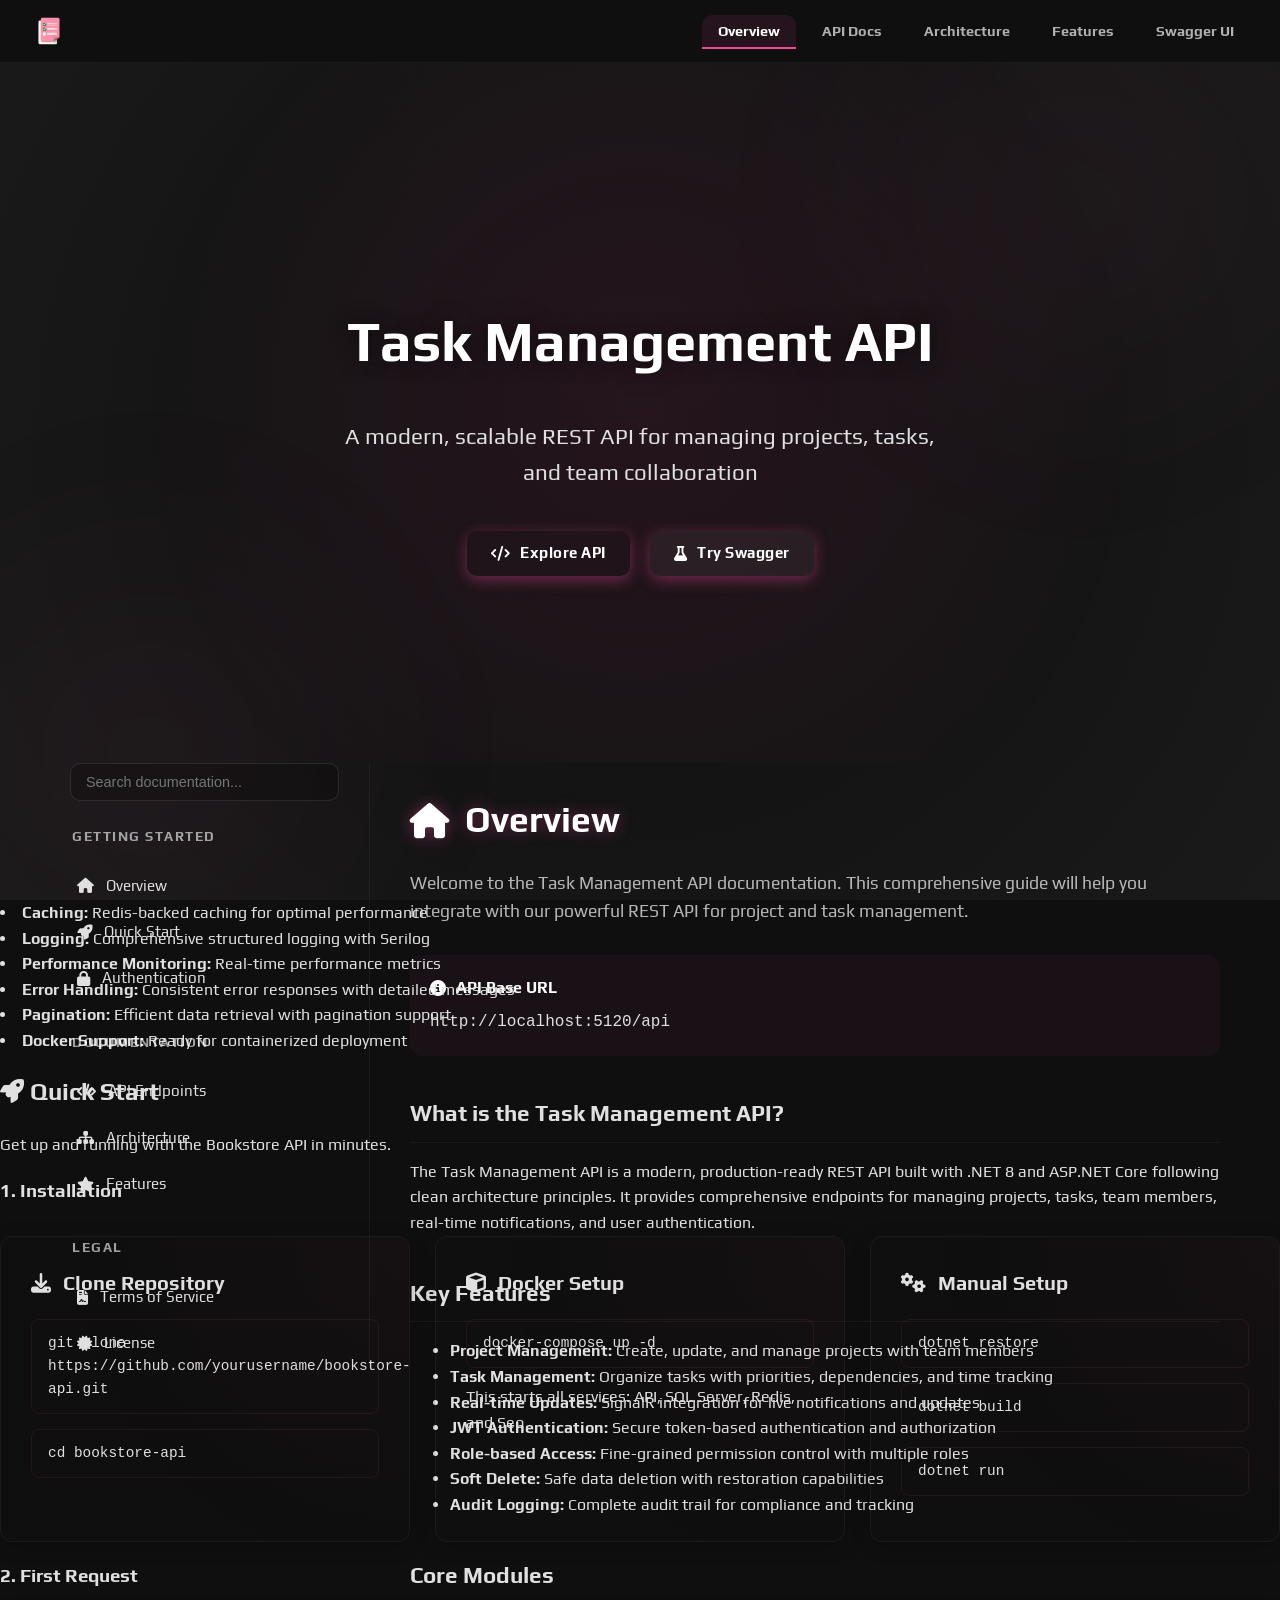
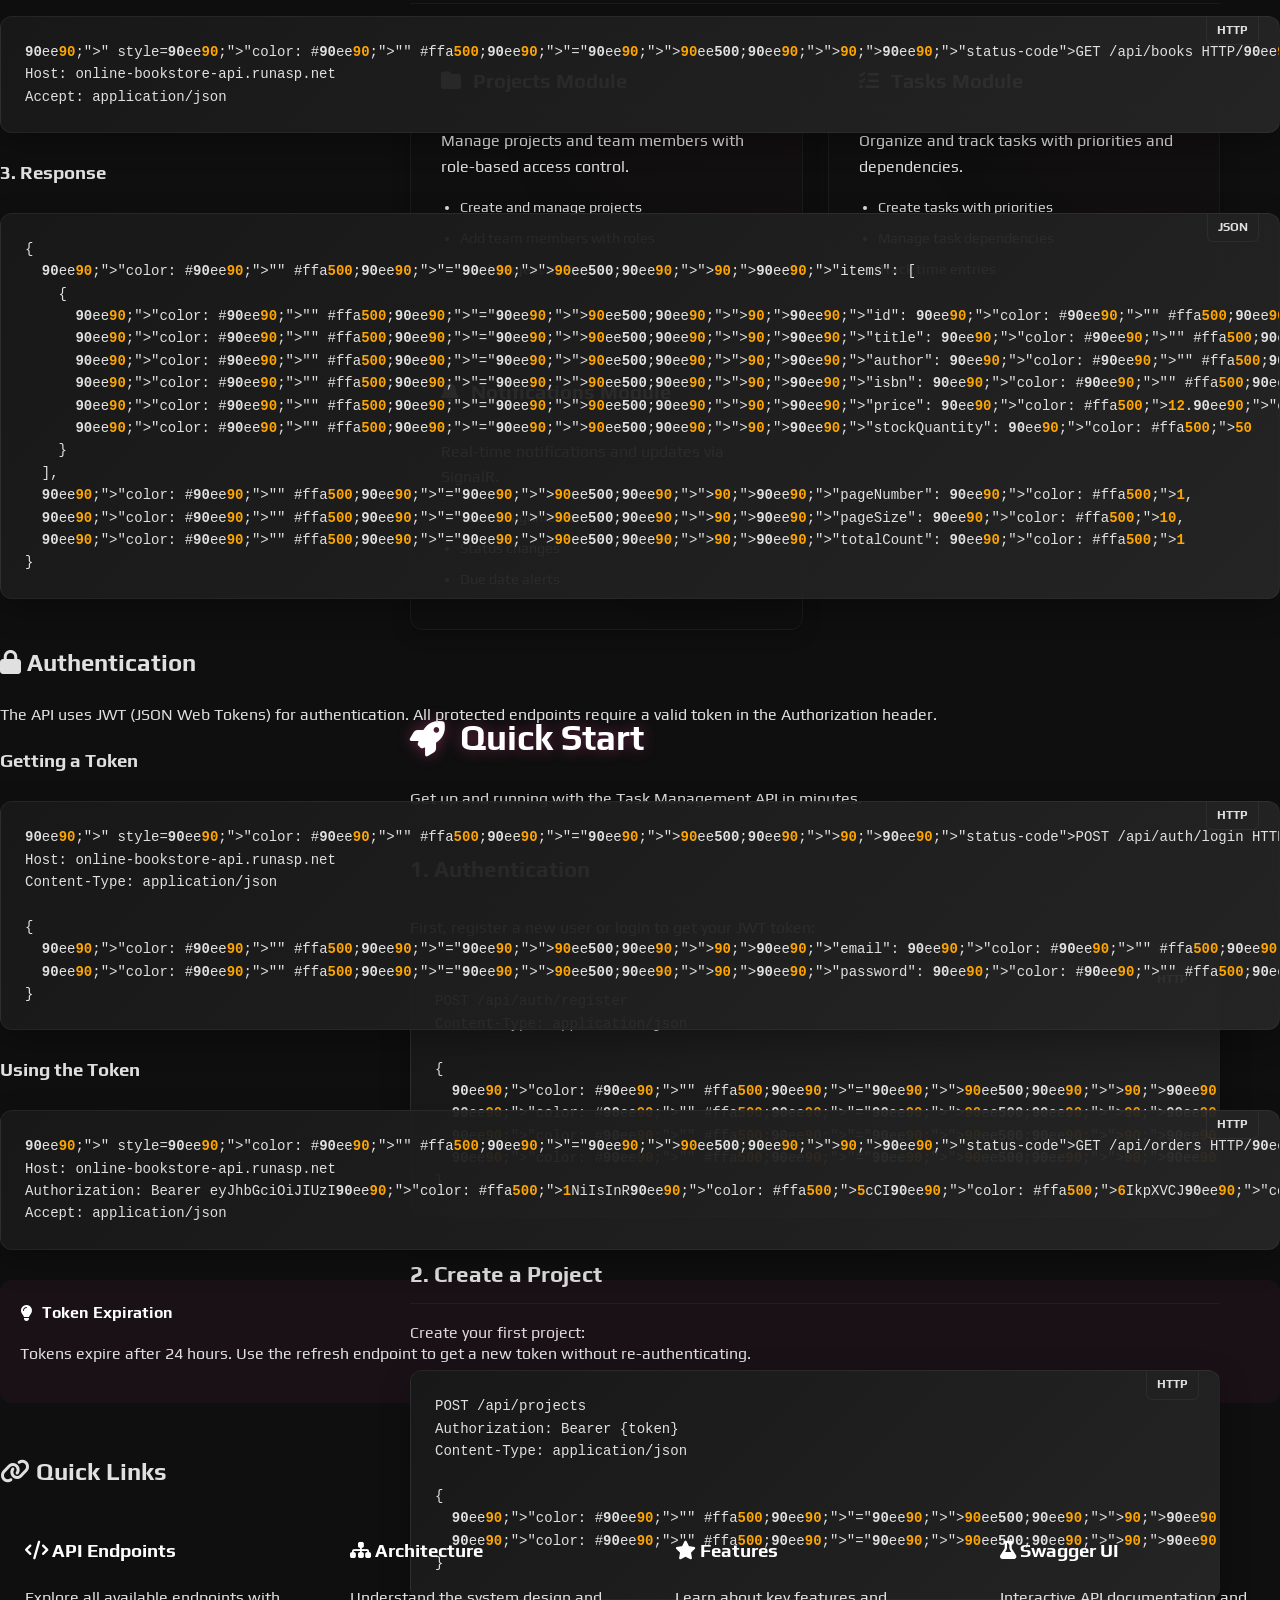
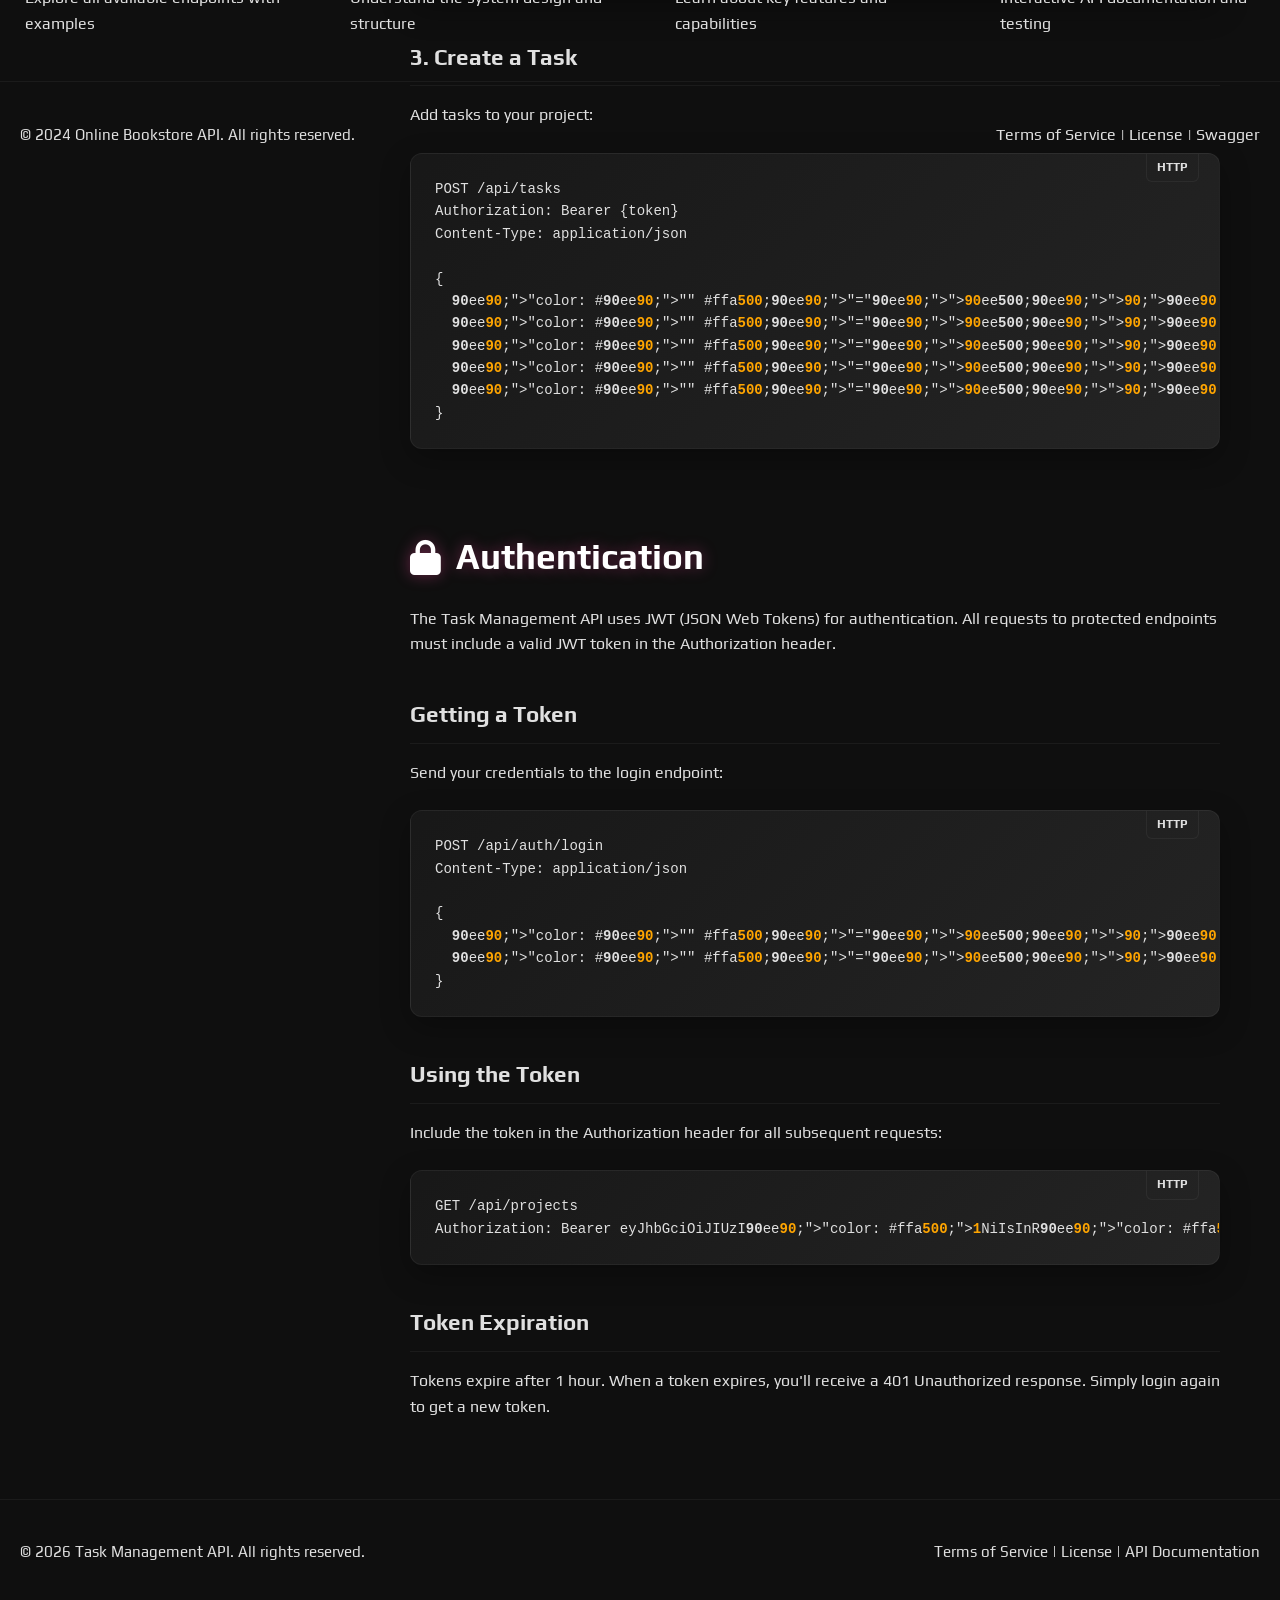
<file: src/TaskManagementAPI/wwwroot/index.html>
<!DOCTYPE html>
<html lang="en">
<head>
    <meta charset="UTF-8">
    <meta name="viewport" content="width=device-width, initial-scale=1.0">
    <title>Task Management API - Documentation</title>
    <link rel="icon" type="image/png" href="images/logo.png">
    <link rel="stylesheet" href="css/styles.css">
    <link rel="stylesheet" href="https://cdnjs.cloudflare.com/ajax/libs/font-awesome/6.4.0/css/all.min.css">
</head>
<body>
    <div class="bg-atmosphere"></div>
    <div class="container">
        <header>
            <div class="header-container">
                <a href="index.html" class="logo-section">
                    <img src="images/logo.png" alt="Task Management API Logo" class="logo-image">
                    <span class="brand-name">Task Management API</span>
                </a>
                <nav class="navbar">
                    <ul>
                        <li><a href="index.html" class="active">Overview</a></li>
                        <li><a href="api-docs.html">API Docs</a></li>
                        <li><a href="architecture.html">Architecture</a></li>
                        <li><a href="features.html">Features</a></li>
                        <li><a href="http://localhost:5120/swagger" target="_blank">Swagger UI</a></li>
                    </ul>
                </nav>
            </div>
        </header>

        <main>
            <section class="hero-section">
                <h1 class="hero-title">Task Management API</h1>
                <p class="hero-subtitle">A modern, scalable REST API for managing projects, tasks, and team collaboration</p>
                <div class="home-buttons">
                    <a href="api-docs.html" class="home-btn">
                        <i class="fas fa-code"></i> Explore API
                    </a>
                    <a href="http://localhost:5120/swagger" target="_blank" class="home-btn home-btn-secondary">
                        <i class="fas fa-flask"></i> Try Swagger
                    </a>
                </div>
            </section>

            <section class="doc-layout">
                <aside class="doc-sidebar">
                    <div class="search-box">
                        <input type="text" placeholder="Search documentation...">
                    </div>
                    <div class="sidebar-nav">
                        <div class="sidebar-title">Getting Started</div>
                        <a href="#overview" class="sidebar-link active">
                            <i class="fas fa-home"></i> Overview
                        </a>
                        <a href="#quick-start" class="sidebar-link">
                            <i class="fas fa-rocket"></i> Quick Start
                        </a>
                        <a href="#authentication" class="sidebar-link">
                            <i class="fas fa-lock"></i> Authentication
                        </a>
                        <div class="sidebar-title" style="margin-top: 30px;">Documentation</div>
                        <a href="api-docs.html" class="sidebar-link">
                            <i class="fas fa-code"></i> API Endpoints
                        </a>
                        <a href="architecture.html" class="sidebar-link">
                            <i class="fas fa-sitemap"></i> Architecture
                        </a>
                        <a href="features.html" class="sidebar-link">
                            <i class="fas fa-star"></i> Features
                        </a>
                        <div class="sidebar-title" style="margin-top: 30px;">Legal</div>
                        <a href="terms.html" class="sidebar-link">
                            <i class="fas fa-file-contract"></i> Terms of Service
                        </a>
                        <a href="license.html" class="sidebar-link">
                            <i class="fas fa-certificate"></i> License
                        </a>
                    </div>
                </aside>

                <div class="doc-content">
                    <section id="overview">
                        <h2><i class="fas fa-home"></i> Overview</h2>
                        <p class="subtitle">Welcome to the Task Management API documentation. This comprehensive guide will help you integrate with our powerful REST API for project and task management.</p>
                        
                        <div class="callout">
                            <div class="callout-title">
                                <i class="fas fa-info-circle"></i> API Base URL
                            </div>
                            <code>http://localhost:5120/api</code>
                        </div>

                        <h3>What is the Task Management API?</h3>
                        <p>The Task Management API is a modern, production-ready REST API built with .NET 8 and ASP.NET Core following clean architecture principles. It provides comprehensive endpoints for managing projects, tasks, team members, real-time notifications, and user authentication.</p>

                        <h3>Key Features</h3>
                        <ul>
                            <li><strong>Project Management:</strong> Create, update, and manage projects with team members</li>
                            <li><strong>Task Management:</strong> Organize tasks with priorities, dependencies, and time tracking</li>
                            <li><strong>Real-time Updates:</strong> SignalR integration for live notifications and updates</li>
                            <li><strong>JWT Authentication:</strong> Secure token-based authentication and authorization</li>
                            <li><strong>Role-based Access:</strong> Fine-grained permission control with multiple roles</li>
                            <li><strong>Soft Delete:</strong> Safe data deletion with restoration capabilities</li>
                            <li><strong>Audit Logging:</strong> Complete audit trail for compliance and tracking</li>
                        </ul>

                        <h3>Core Modules</h3>
                        <div class="getting-started-grid">
                            <div class="getting-started-card">
                                <h3><i class="fas fa-folder"></i> Projects Module</h3>
                                <p>Manage projects and team members with role-based access control.</p>
                                <ul>
                                    <li>Create and manage projects</li>
                                    <li>Add team members with roles</li>
                                    <li>Track project status</li>
                                </ul>
                            </div>
                            <div class="getting-started-card">
                                <h3><i class="fas fa-tasks"></i> Tasks Module</h3>
                                <p>Organize and track tasks with priorities and dependencies.</p>
                                <ul>
                                    <li>Create tasks with priorities</li>
                                    <li>Manage task dependencies</li>
                                    <li>Track time entries</li>
                                </ul>
                            </div>
                            <div class="getting-started-card">
                                <h3><i class="fas fa-bell"></i> Notifications Module</h3>
                                <p>Real-time notifications and updates via SignalR.</p>
                                <ul>
                                    <li>Task assignments</li>
                                    <li>Status changes</li>
                                    <li>Due date alerts</li>
                                </ul>
                            </div>
                        </div>
                    </section>

                    <section id="quick-start">
                        <h2><i class="fas fa-rocket"></i> Quick Start</h2>
                        <p>Get up and running with the Task Management API in minutes.</p>

                        <h3>1. Authentication</h3>
                        <p>First, register a new user or login to get your JWT token:</p>
                        <div class="docbox docbox-http">
                            <pre><code>POST /api/auth/register
Content-Type: application/json

{
  "email": "user@example.com",
  "password": "SecurePass123!",
  "firstName": "John",
  "lastName": "Doe"
}</code></pre>
                        </div>

                        <h3>2. Create a Project</h3>
                        <p>Create your first project:</p>
                        <div class="docbox docbox-http">
                            <pre><code>POST /api/projects
Authorization: Bearer {token}
Content-Type: application/json

{
  "name": "My First Project",
  "description": "A project for managing tasks"
}</code></pre>
                        </div>

                        <h3>3. Create a Task</h3>
                        <p>Add tasks to your project:</p>
                        <div class="docbox docbox-http">
                            <pre><code>POST /api/tasks
Authorization: Bearer {token}
Content-Type: application/json

{
  "projectId": "project-id",
  "title": "Implement feature",
  "description": "Build the new feature",
  "priority": "High",
  "dueDate": "2026-04-15"
}</code></pre>
                        </div>
                    </section>

                    <section id="authentication">
                        <h2><i class="fas fa-lock"></i> Authentication</h2>
                        <p>The Task Management API uses JWT (JSON Web Tokens) for authentication. All requests to protected endpoints must include a valid JWT token in the Authorization header.</p>

                        <h3>Getting a Token</h3>
                        <p>Send your credentials to the login endpoint:</p>
                        <div class="docbox docbox-http">
                            <pre><code>POST /api/auth/login
Content-Type: application/json

{
  "email": "user@example.com",
  "password": "SecurePass123!"
}</code></pre>
                        </div>

                        <h3>Using the Token</h3>
                        <p>Include the token in the Authorization header for all subsequent requests:</p>
                        <div class="docbox docbox-http">
                            <pre><code>GET /api/projects
Authorization: Bearer eyJhbGciOiJIUzI1NiIsInR5cCI6IkpXVCJ9...</code></pre>
                        </div>

                        <h3>Token Expiration</h3>
                        <p>Tokens expire after 1 hour. When a token expires, you'll receive a 401 Unauthorized response. Simply login again to get a new token.</p>
                    </section>
                </div>
            </section>
        </main>

        <footer>
            <div class="footer-content">
                <div class="footer-left">
                    <p>&copy; 2026 Task Management API. All rights reserved.</p>
                </div>
                <div class="footer-right">
                    <p>
                        <a href="terms.html">Terms of Service</a> | 
                        <a href="license.html">License</a> | 
                        <a href="http://localhost:5120/swagger" target="_blank">API Documentation</a>
                    </p>
                </div>
            </div>
        </footer>
    </div>

    <script src="js/main.js"></script>
</body>
</html>
                            <li><strong>Caching:</strong> Redis-backed caching for optimal performance</li>
                            <li><strong>Logging:</strong> Comprehensive structured logging with Serilog</li>
                            <li><strong>Performance Monitoring:</strong> Real-time performance metrics</li>
                            <li><strong>Error Handling:</strong> Consistent error responses with detailed messages</li>
                            <li><strong>Pagination:</strong> Efficient data retrieval with pagination support</li>
                            <li><strong>Docker Support:</strong> Ready for containerized deployment</li>
                        </ul>
                    </section>

                    <section id="quick-start">
                        <h2><i class="fas fa-rocket"></i> Quick Start</h2>
                        <p>Get up and running with the Bookstore API in minutes.</p>

                        <h3>1. Installation</h3>
                        <div class="getting-started-grid">
                            <div class="getting-started-card">
                                <h3><i class="fas fa-download"></i> Clone Repository</h3>
                                <code>git clone https://github.com/yourusername/bookstore-api.git</code>
                                <code>cd bookstore-api</code>
                            </div>
                            <div class="getting-started-card">
                                <h3><i class="fas fa-cube"></i> Docker Setup</h3>
                                <code>docker-compose up -d</code>
                                <p>This starts all services: API, SQL Server, Redis, and Seq</p>
                            </div>
                            <div class="getting-started-card">
                                <h3><i class="fas fa-cogs"></i> Manual Setup</h3>
                                <code>dotnet restore</code>
                                <code>dotnet build</code>
                                <code>dotnet run</code>
                            </div>
                        </div>

                        <h3>2. First Request</h3>
                        <div class="docbox docbox-http">
                            <pre><code><span class="status-code">GET</span> /api/books HTTP/1.1
Host: online-bookstore-api.runasp.net
Accept: application/json</code></pre>
                        </div>

                        <h3>3. Response</h3>
                        <div class="docbox">
                            <pre><code>{
  "items": [
    {
      "id": "550e8400-e29b-41d4-a716-446655440000",
      "title": "The Great Gatsby",
      "author": "F. Scott Fitzgerald",
      "isbn": "978-0743273565",
      "price": 12.99,
      "stockQuantity": 50
    }
  ],
  "pageNumber": 1,
  "pageSize": 10,
  "totalCount": 1
}</code></pre>
                        </div>
                    </section>

                    <section id="authentication">
                        <h2><i class="fas fa-lock"></i> Authentication</h2>
                        <p>The API uses JWT (JSON Web Tokens) for authentication. All protected endpoints require a valid token in the Authorization header.</p>

                        <h3>Getting a Token</h3>
                        <div class="docbox docbox-http">
                            <pre><code><span class="status-code">POST</span> /api/auth/login HTTP/1.1
Host: online-bookstore-api.runasp.net
Content-Type: application/json

{
  "email": "user@example.com",
  "password": "SecurePassword123!"
}</code></pre>
                        </div>

                        <h3>Using the Token</h3>
                        <div class="docbox docbox-http">
                            <pre><code><span class="status-code">GET</span> /api/orders HTTP/1.1
Host: online-bookstore-api.runasp.net
Authorization: Bearer eyJhbGciOiJIUzI1NiIsInR5cCI6IkpXVCJ9...
Accept: application/json</code></pre>
                        </div>

                        <div class="callout">
                            <div class="callout-title">
                                <i class="fas fa-lightbulb"></i> Token Expiration
                            </div>
                            <p>Tokens expire after 24 hours. Use the refresh endpoint to get a new token without re-authenticating.</p>
                        </div>
                    </section>

                    <section>
                        <h2><i class="fas fa-link"></i> Quick Links</h2>
                        <div class="doc-links">
                            <a href="endpoints.html" class="doc-link">
                                <h3><i class="fas fa-code"></i> API Endpoints</h3>
                                <p>Explore all available endpoints with examples</p>
                            </a>
                            <a href="architecture.html" class="doc-link">
                                <h3><i class="fas fa-sitemap"></i> Architecture</h3>
                                <p>Understand the system design and structure</p>
                            </a>
                            <a href="features.html" class="doc-link">
                                <h3><i class="fas fa-star"></i> Features</h3>
                                <p>Learn about key features and capabilities</p>
                            </a>
                            <a href="http://online-bookstore-api.runasp.net/swagger" target="_blank" class="doc-link">
                                <h3><i class="fas fa-flask"></i> Swagger UI</h3>
                                <p>Interactive API documentation and testing</p>
                            </a>
                        </div>
                    </section>
                </div>
            </section>
        </main>

        <footer>
            <div class="footer-content">
                <div class="footer-left">
                    <p>&copy; 2024 Online Bookstore API. All rights reserved.</p>
                </div>
                <div class="footer-right">
                    <a href="terms.html">Terms of Service</a> | 
                    <a href="license.html">License</a> | 
                    <a href="http://online-bookstore-api.runasp.net/swagger" target="_blank">Swagger</a>
                </div>
            </div>
        </footer>
    </div>

    <script src="js/main.js"></script>
    <script src="js/search.js"></script>
</body>
</html>
</file>
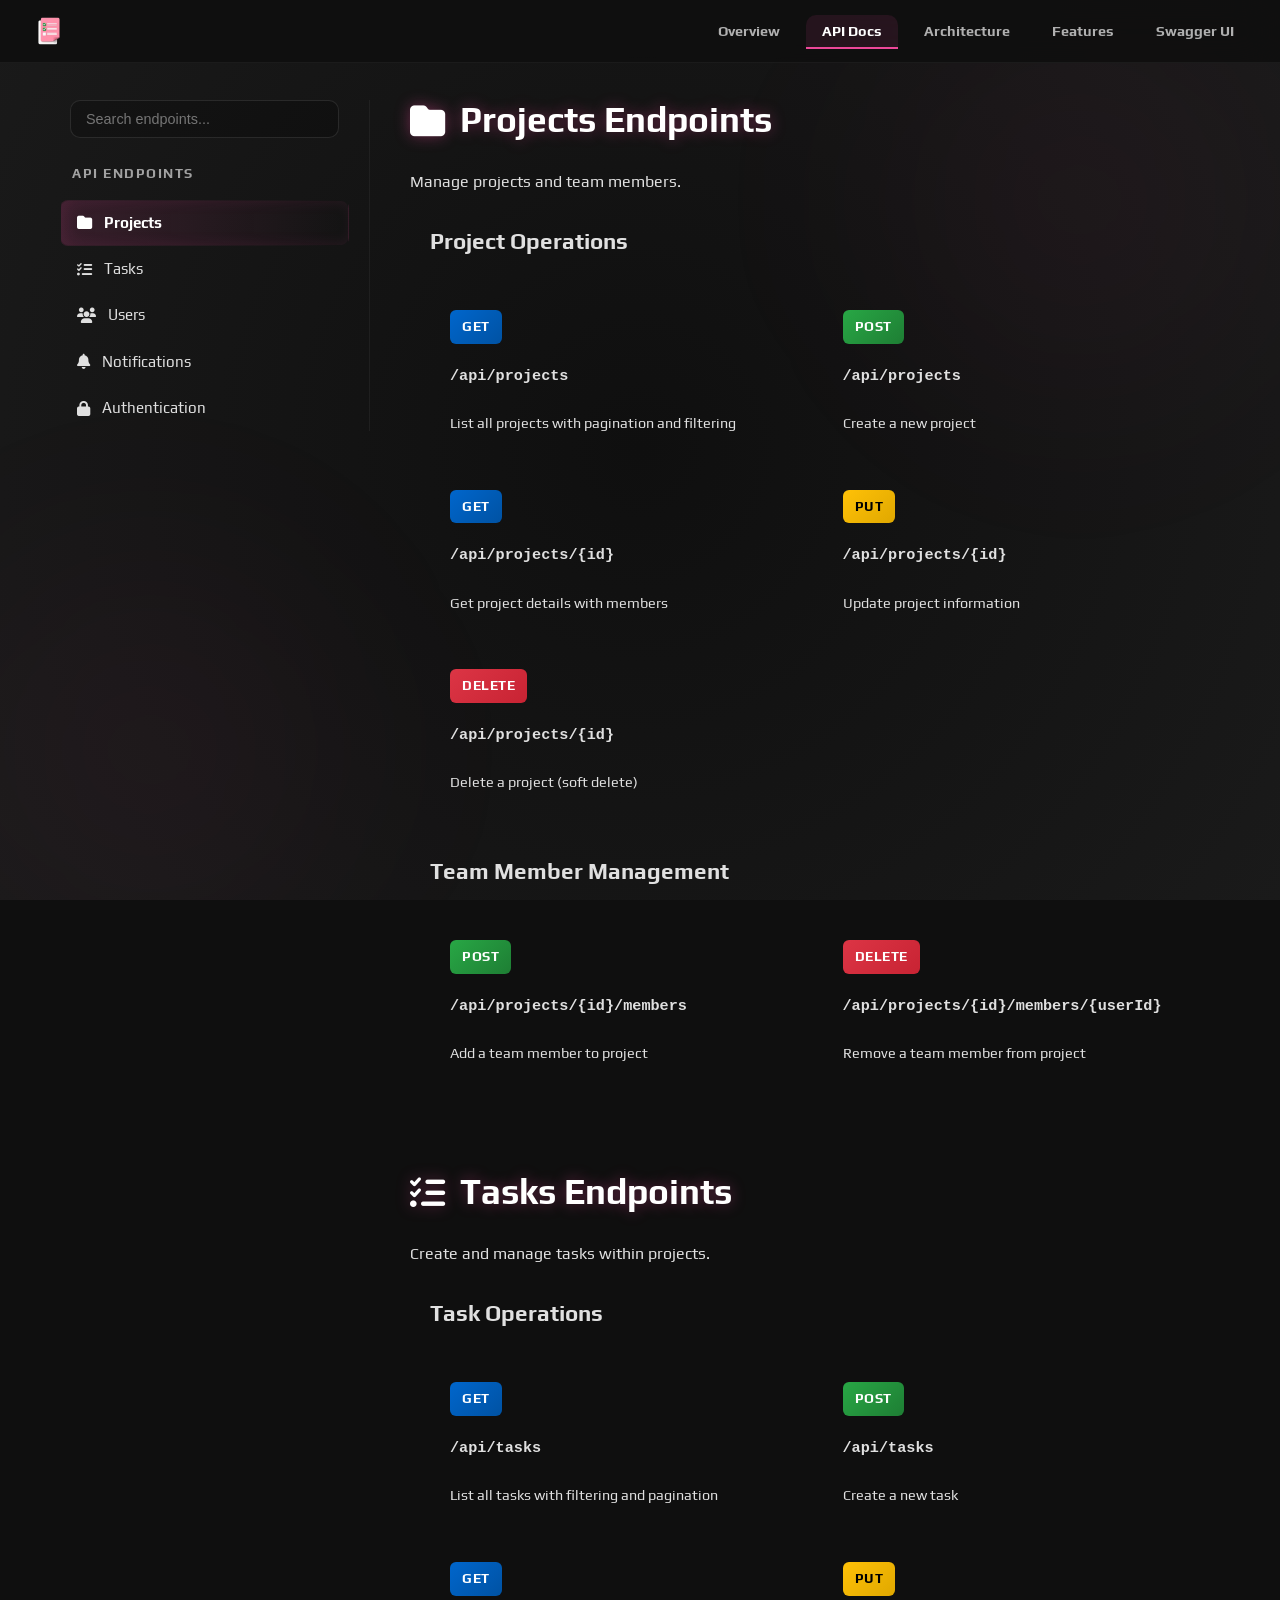
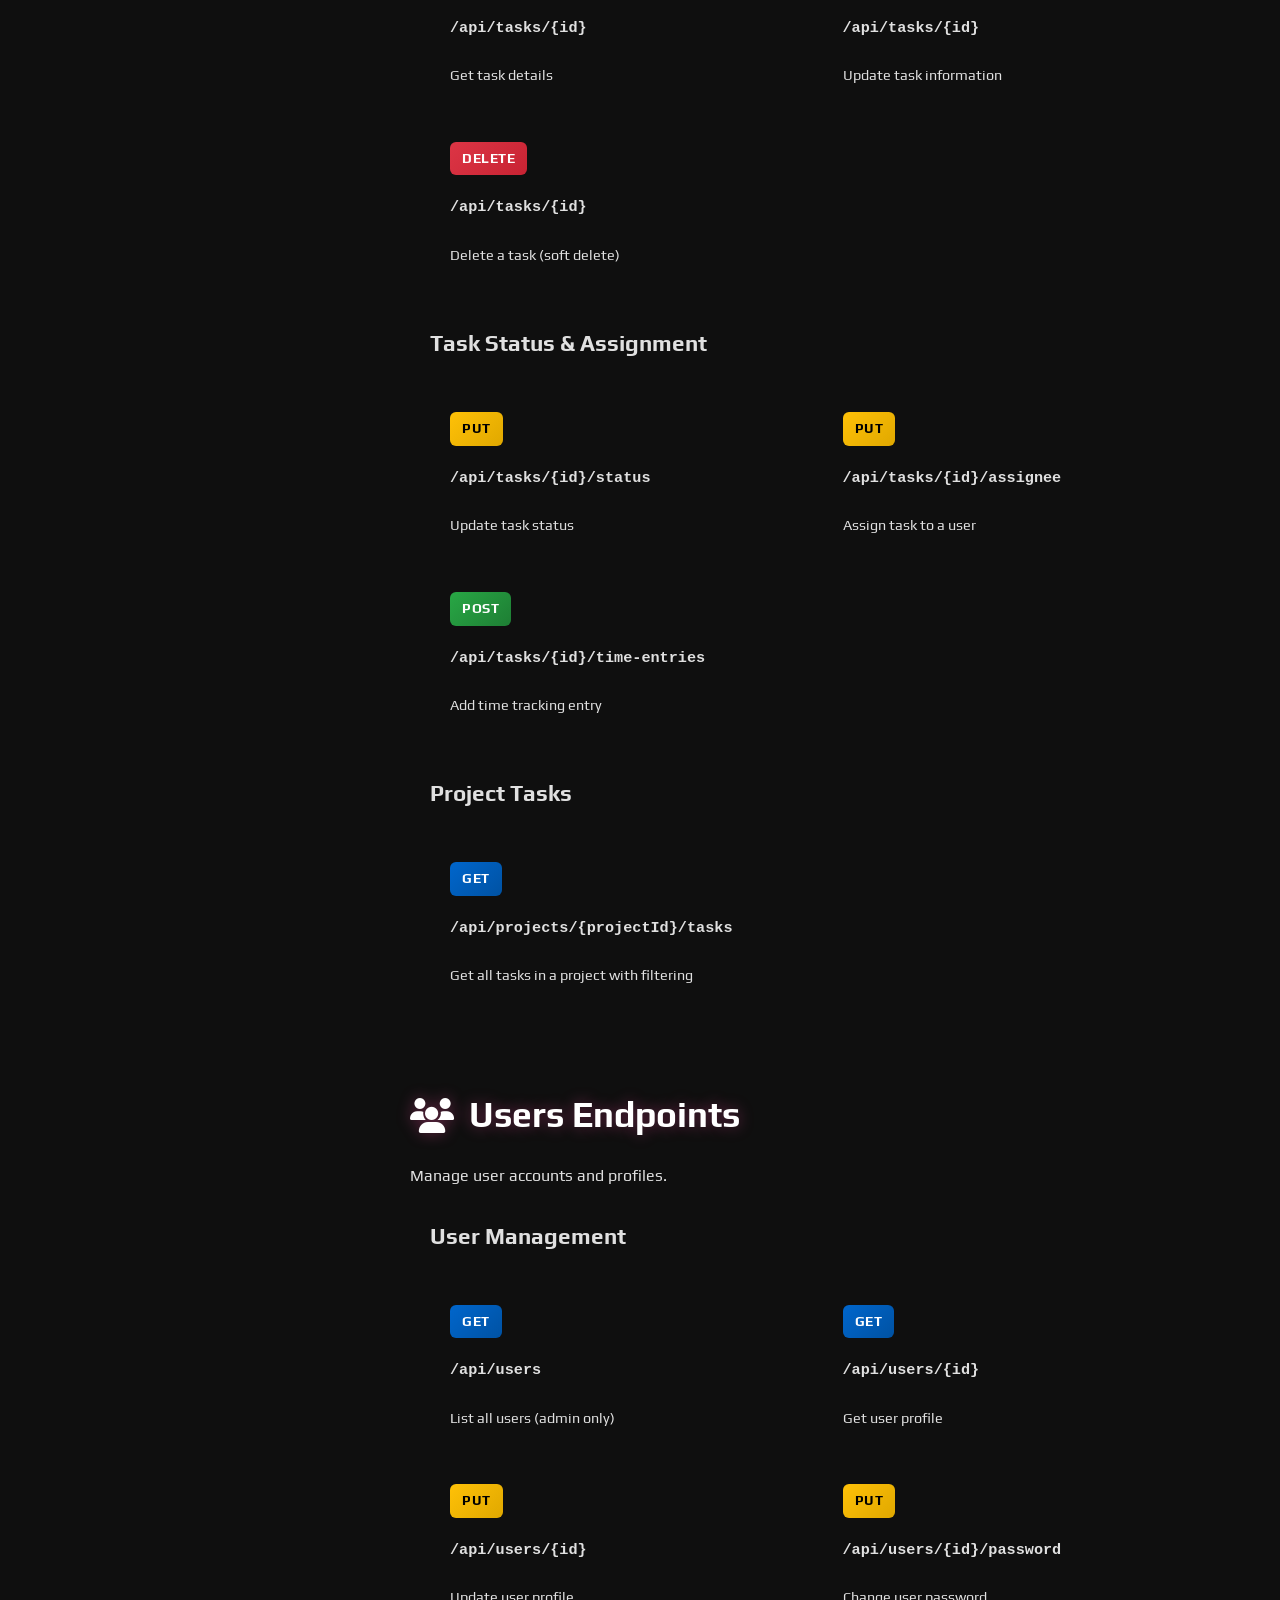
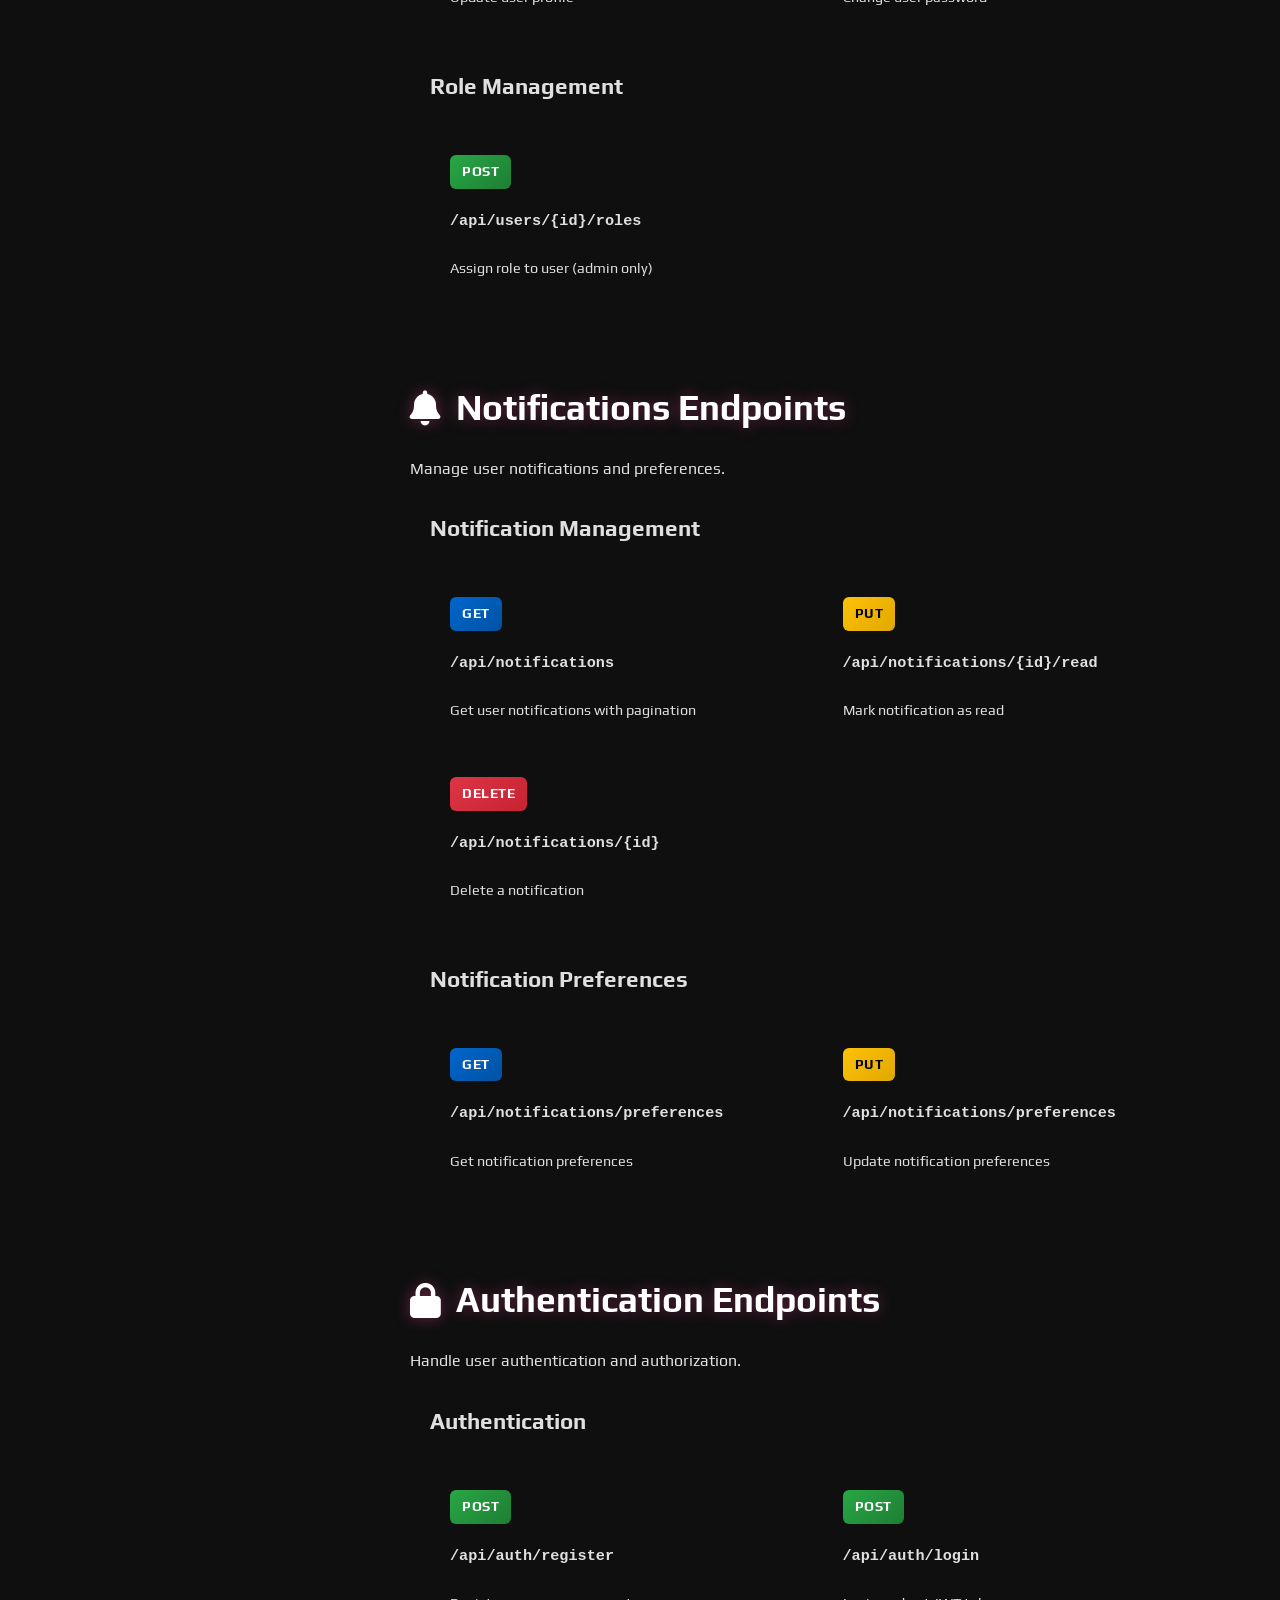
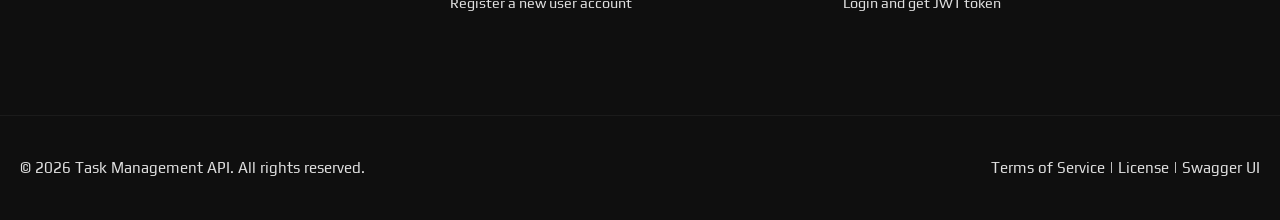
<file: src/TaskManagementAPI/wwwroot/api-docs.html>
<!DOCTYPE html>
<html lang="en">
<head>
    <meta charset="UTF-8">
    <meta name="viewport" content="width=device-width, initial-scale=1.0">
    <title>API Documentation - Task Management API</title>
    <link rel="icon" type="image/png" href="images/logo.png">
    <link rel="stylesheet" href="css/styles.css">
    <link rel="stylesheet" href="https://cdnjs.cloudflare.com/ajax/libs/font-awesome/6.4.0/css/all.min.css">
</head>
<body>
    <div class="bg-atmosphere"></div>
    <div class="container">
        <header>
            <div class="header-container">
                <a href="index.html" class="logo-section">
                    <img src="images/logo.png" alt="Task Management API Logo" class="logo-image">
                    <span class="brand-name">Task Management API</span>
                </a>
                <nav class="navbar">
                    <ul>
                        <li><a href="index.html">Overview</a></li>
                        <li><a href="api-docs.html" class="active">API Docs</a></li>
                        <li><a href="architecture.html">Architecture</a></li>
                        <li><a href="features.html">Features</a></li>
                        <li><a href="http://localhost:5120/swagger" target="_blank">Swagger UI</a></li>
                    </ul>
                </nav>
            </div>
        </header>

        <main>
            <section class="doc-layout">
                <aside class="doc-sidebar">
                    <div class="search-box">
                        <input type="text" placeholder="Search endpoints...">
                    </div>
                    <div class="sidebar-nav">
                        <div class="sidebar-title">API Endpoints</div>
                        <a href="#projects" class="sidebar-link active">
                            <i class="fas fa-folder"></i> Projects
                        </a>
                        <a href="#tasks" class="sidebar-link">
                            <i class="fas fa-tasks"></i> Tasks
                        </a>
                        <a href="#users" class="sidebar-link">
                            <i class="fas fa-users"></i> Users
                        </a>
                        <a href="#notifications" class="sidebar-link">
                            <i class="fas fa-bell"></i> Notifications
                        </a>
                        <a href="#auth" class="sidebar-link">
                            <i class="fas fa-lock"></i> Authentication
                        </a>
                    </div>
                </aside>

                <div class="doc-content">
                    <section id="projects">
                        <h2><i class="fas fa-folder"></i> Projects Endpoints</h2>
                        <p>Manage projects and team members.</p>

                        <div class="endpoints-container">
                            <div class="endpoint-category">
                                <h3>Project Operations</h3>
                                <div class="endpoints-cards">
                                    <div class="endpoint-card">
                                        <span class="endpoint-method get">GET</span>
                                        <div class="endpoint-path">/api/projects</div>
                                        <div class="endpoint-desc">List all projects with pagination and filtering</div>
                                    </div>
                                    <div class="endpoint-card">
                                        <span class="endpoint-method post">POST</span>
                                        <div class="endpoint-path">/api/projects</div>
                                        <div class="endpoint-desc">Create a new project</div>
                                    </div>
                                    <div class="endpoint-card">
                                        <span class="endpoint-method get">GET</span>
                                        <div class="endpoint-path">/api/projects/{id}</div>
                                        <div class="endpoint-desc">Get project details with members</div>
                                    </div>
                                    <div class="endpoint-card">
                                        <span class="endpoint-method put">PUT</span>
                                        <div class="endpoint-path">/api/projects/{id}</div>
                                        <div class="endpoint-desc">Update project information</div>
                                    </div>
                                    <div class="endpoint-card">
                                        <span class="endpoint-method delete">DELETE</span>
                                        <div class="endpoint-path">/api/projects/{id}</div>
                                        <div class="endpoint-desc">Delete a project (soft delete)</div>
                                    </div>
                                </div>
                            </div>

                            <div class="endpoint-category">
                                <h3>Team Member Management</h3>
                                <div class="endpoints-cards">
                                    <div class="endpoint-card">
                                        <span class="endpoint-method post">POST</span>
                                        <div class="endpoint-path">/api/projects/{id}/members</div>
                                        <div class="endpoint-desc">Add a team member to project</div>
                                    </div>
                                    <div class="endpoint-card">
                                        <span class="endpoint-method delete">DELETE</span>
                                        <div class="endpoint-path">/api/projects/{id}/members/{userId}</div>
                                        <div class="endpoint-desc">Remove a team member from project</div>
                                    </div>
                                </div>
                            </div>
                        </div>
                    </section>

                    <section id="tasks">
                        <h2><i class="fas fa-tasks"></i> Tasks Endpoints</h2>
                        <p>Create and manage tasks within projects.</p>

                        <div class="endpoints-container">
                            <div class="endpoint-category">
                                <h3>Task Operations</h3>
                                <div class="endpoints-cards">
                                    <div class="endpoint-card">
                                        <span class="endpoint-method get">GET</span>
                                        <div class="endpoint-path">/api/tasks</div>
                                        <div class="endpoint-desc">List all tasks with filtering and pagination</div>
                                    </div>
                                    <div class="endpoint-card">
                                        <span class="endpoint-method post">POST</span>
                                        <div class="endpoint-path">/api/tasks</div>
                                        <div class="endpoint-desc">Create a new task</div>
                                    </div>
                                    <div class="endpoint-card">
                                        <span class="endpoint-method get">GET</span>
                                        <div class="endpoint-path">/api/tasks/{id}</div>
                                        <div class="endpoint-desc">Get task details</div>
                                    </div>
                                    <div class="endpoint-card">
                                        <span class="endpoint-method put">PUT</span>
                                        <div class="endpoint-path">/api/tasks/{id}</div>
                                        <div class="endpoint-desc">Update task information</div>
                                    </div>
                                    <div class="endpoint-card">
                                        <span class="endpoint-method delete">DELETE</span>
                                        <div class="endpoint-path">/api/tasks/{id}</div>
                                        <div class="endpoint-desc">Delete a task (soft delete)</div>
                                    </div>
                                </div>
                            </div>

                            <div class="endpoint-category">
                                <h3>Task Status & Assignment</h3>
                                <div class="endpoints-cards">
                                    <div class="endpoint-card">
                                        <span class="endpoint-method put">PUT</span>
                                        <div class="endpoint-path">/api/tasks/{id}/status</div>
                                        <div class="endpoint-desc">Update task status</div>
                                    </div>
                                    <div class="endpoint-card">
                                        <span class="endpoint-method put">PUT</span>
                                        <div class="endpoint-path">/api/tasks/{id}/assignee</div>
                                        <div class="endpoint-desc">Assign task to a user</div>
                                    </div>
                                    <div class="endpoint-card">
                                        <span class="endpoint-method post">POST</span>
                                        <div class="endpoint-path">/api/tasks/{id}/time-entries</div>
                                        <div class="endpoint-desc">Add time tracking entry</div>
                                    </div>
                                </div>
                            </div>

                            <div class="endpoint-category">
                                <h3>Project Tasks</h3>
                                <div class="endpoints-cards">
                                    <div class="endpoint-card">
                                        <span class="endpoint-method get">GET</span>
                                        <div class="endpoint-path">/api/projects/{projectId}/tasks</div>
                                        <div class="endpoint-desc">Get all tasks in a project with filtering</div>
                                    </div>
                                </div>
                            </div>
                        </div>
                    </section>

                    <section id="users">
                        <h2><i class="fas fa-users"></i> Users Endpoints</h2>
                        <p>Manage user accounts and profiles.</p>

                        <div class="endpoints-container">
                            <div class="endpoint-category">
                                <h3>User Management</h3>
                                <div class="endpoints-cards">
                                    <div class="endpoint-card">
                                        <span class="endpoint-method get">GET</span>
                                        <div class="endpoint-path">/api/users</div>
                                        <div class="endpoint-desc">List all users (admin only)</div>
                                    </div>
                                    <div class="endpoint-card">
                                        <span class="endpoint-method get">GET</span>
                                        <div class="endpoint-path">/api/users/{id}</div>
                                        <div class="endpoint-desc">Get user profile</div>
                                    </div>
                                    <div class="endpoint-card">
                                        <span class="endpoint-method put">PUT</span>
                                        <div class="endpoint-path">/api/users/{id}</div>
                                        <div class="endpoint-desc">Update user profile</div>
                                    </div>
                                    <div class="endpoint-card">
                                        <span class="endpoint-method put">PUT</span>
                                        <div class="endpoint-path">/api/users/{id}/password</div>
                                        <div class="endpoint-desc">Change user password</div>
                                    </div>
                                </div>
                            </div>

                            <div class="endpoint-category">
                                <h3>Role Management</h3>
                                <div class="endpoints-cards">
                                    <div class="endpoint-card">
                                        <span class="endpoint-method post">POST</span>
                                        <div class="endpoint-path">/api/users/{id}/roles</div>
                                        <div class="endpoint-desc">Assign role to user (admin only)</div>
                                    </div>
                                </div>
                            </div>
                        </div>
                    </section>

                    <section id="notifications">
                        <h2><i class="fas fa-bell"></i> Notifications Endpoints</h2>
                        <p>Manage user notifications and preferences.</p>

                        <div class="endpoints-container">
                            <div class="endpoint-category">
                                <h3>Notification Management</h3>
                                <div class="endpoints-cards">
                                    <div class="endpoint-card">
                                        <span class="endpoint-method get">GET</span>
                                        <div class="endpoint-path">/api/notifications</div>
                                        <div class="endpoint-desc">Get user notifications with pagination</div>
                                    </div>
                                    <div class="endpoint-card">
                                        <span class="endpoint-method put">PUT</span>
                                        <div class="endpoint-path">/api/notifications/{id}/read</div>
                                        <div class="endpoint-desc">Mark notification as read</div>
                                    </div>
                                    <div class="endpoint-card">
                                        <span class="endpoint-method delete">DELETE</span>
                                        <div class="endpoint-path">/api/notifications/{id}</div>
                                        <div class="endpoint-desc">Delete a notification</div>
                                    </div>
                                </div>
                            </div>

                            <div class="endpoint-category">
                                <h3>Notification Preferences</h3>
                                <div class="endpoints-cards">
                                    <div class="endpoint-card">
                                        <span class="endpoint-method get">GET</span>
                                        <div class="endpoint-path">/api/notifications/preferences</div>
                                        <div class="endpoint-desc">Get notification preferences</div>
                                    </div>
                                    <div class="endpoint-card">
                                        <span class="endpoint-method put">PUT</span>
                                        <div class="endpoint-path">/api/notifications/preferences</div>
                                        <div class="endpoint-desc">Update notification preferences</div>
                                    </div>
                                </div>
                            </div>
                        </div>
                    </section>

                    <section id="auth">
                        <h2><i class="fas fa-lock"></i> Authentication Endpoints</h2>
                        <p>Handle user authentication and authorization.</p>

                        <div class="endpoints-container">
                            <div class="endpoint-category">
                                <h3>Authentication</h3>
                                <div class="endpoints-cards">
                                    <div class="endpoint-card">
                                        <span class="endpoint-method post">POST</span>
                                        <div class="endpoint-path">/api/auth/register</div>
                                        <div class="endpoint-desc">Register a new user account</div>
                                    </div>
                                    <div class="endpoint-card">
                                        <span class="endpoint-method post">POST</span>
                                        <div class="endpoint-path">/api/auth/login</div>
                                        <div class="endpoint-desc">Login and get JWT token</div>
                                    </div>
                                </div>
                            </div>
                        </div>
                    </section>
                </div>
            </section>
        </main>

        <footer>
            <div class="footer-content">
                <div class="footer-left">
                    <p>&copy; 2026 Task Management API. All rights reserved.</p>
                </div>
                <div class="footer-right">
                    <p>
                        <a href="terms.html">Terms of Service</a> | 
                        <a href="license.html">License</a> | 
                        <a href="http://localhost:5120/swagger" target="_blank">Swagger UI</a>
                    </p>
                </div>
            </div>
        </footer>
    </div>

    <script src="js/main.js"></script>
</body>
</html>
</file>
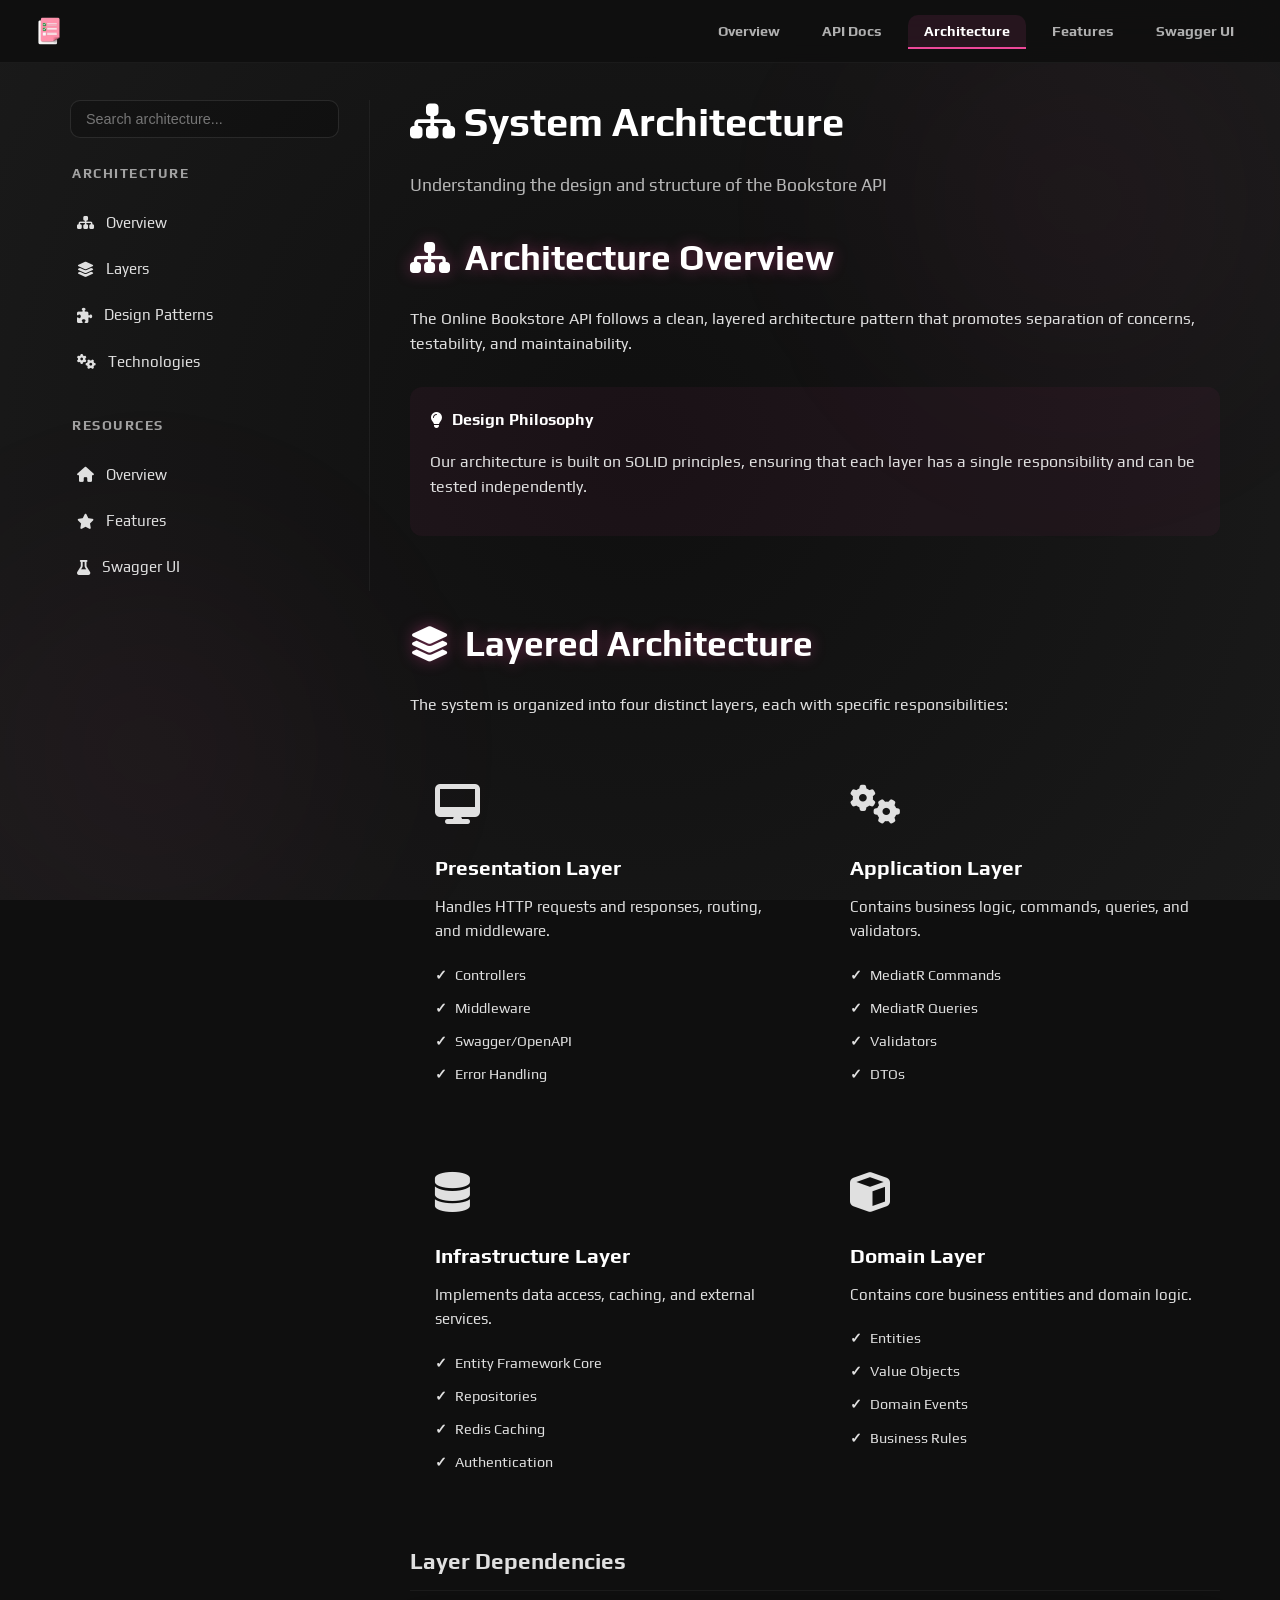
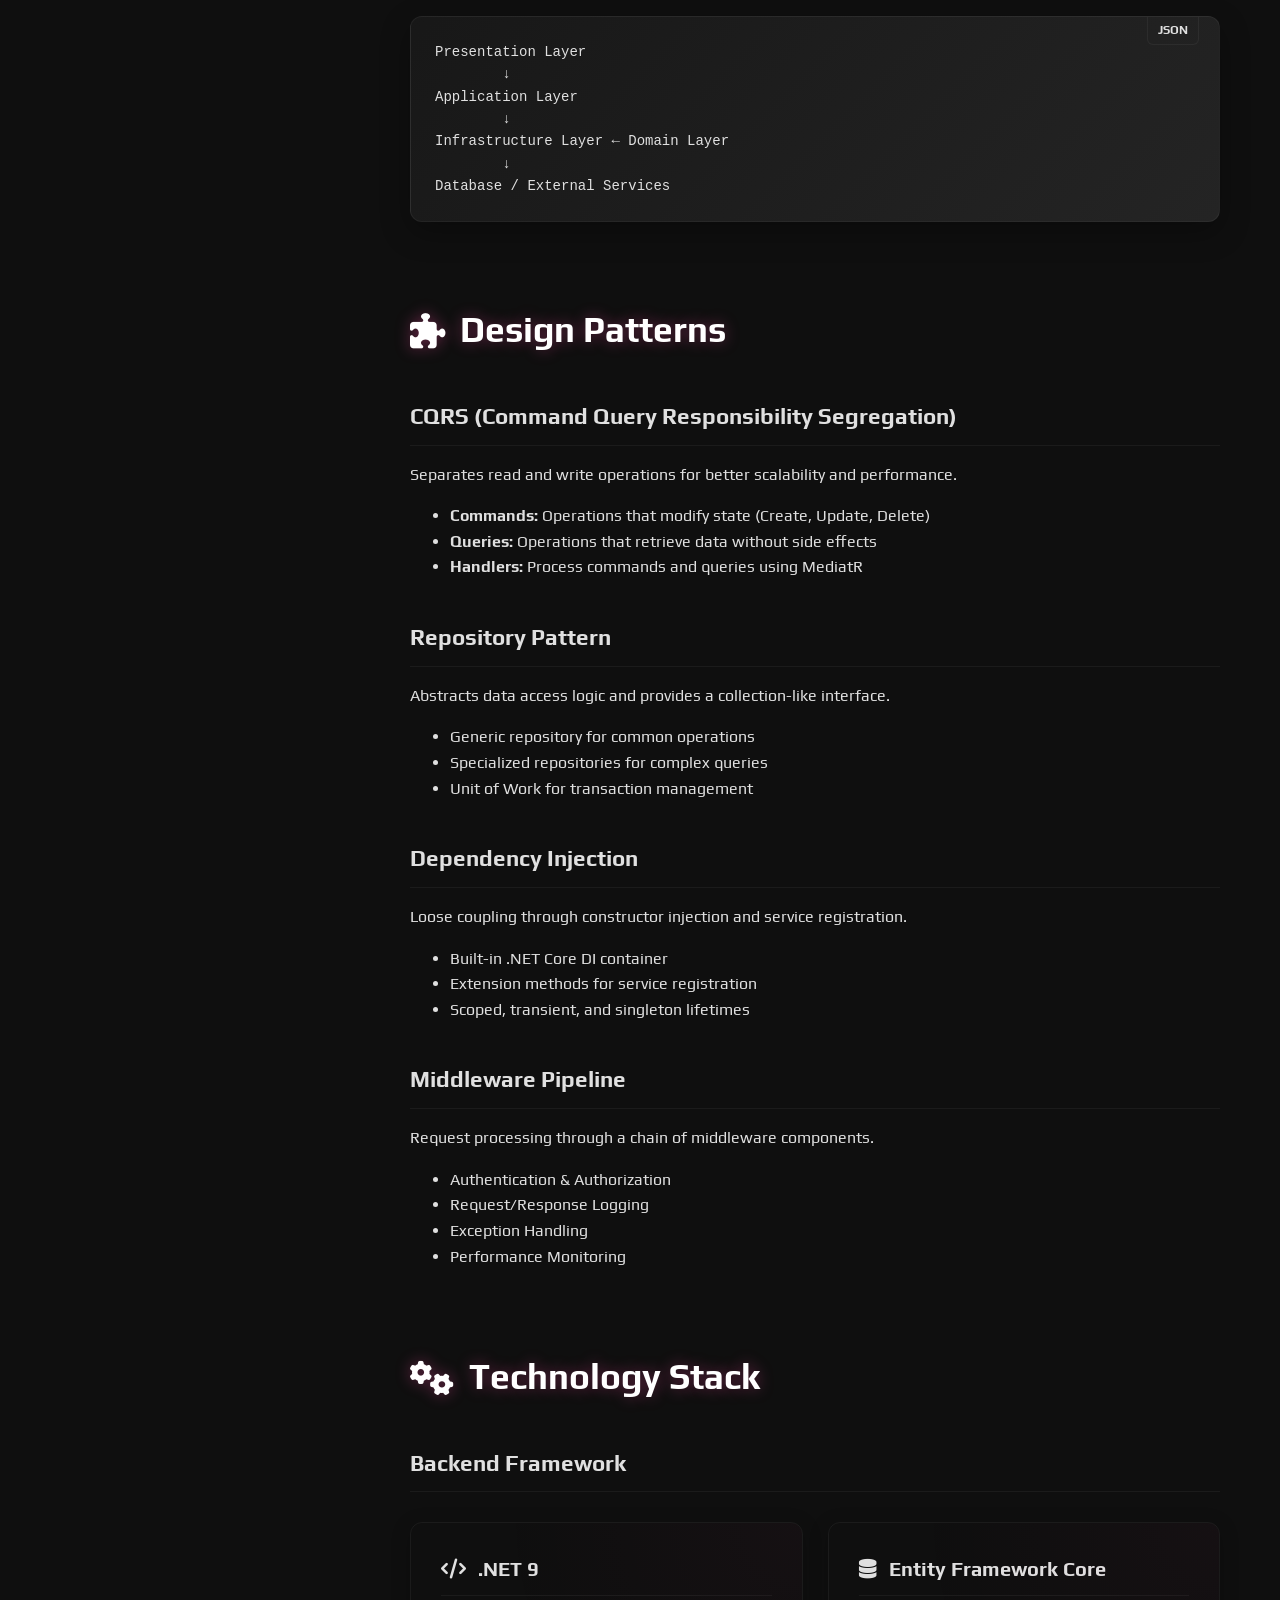
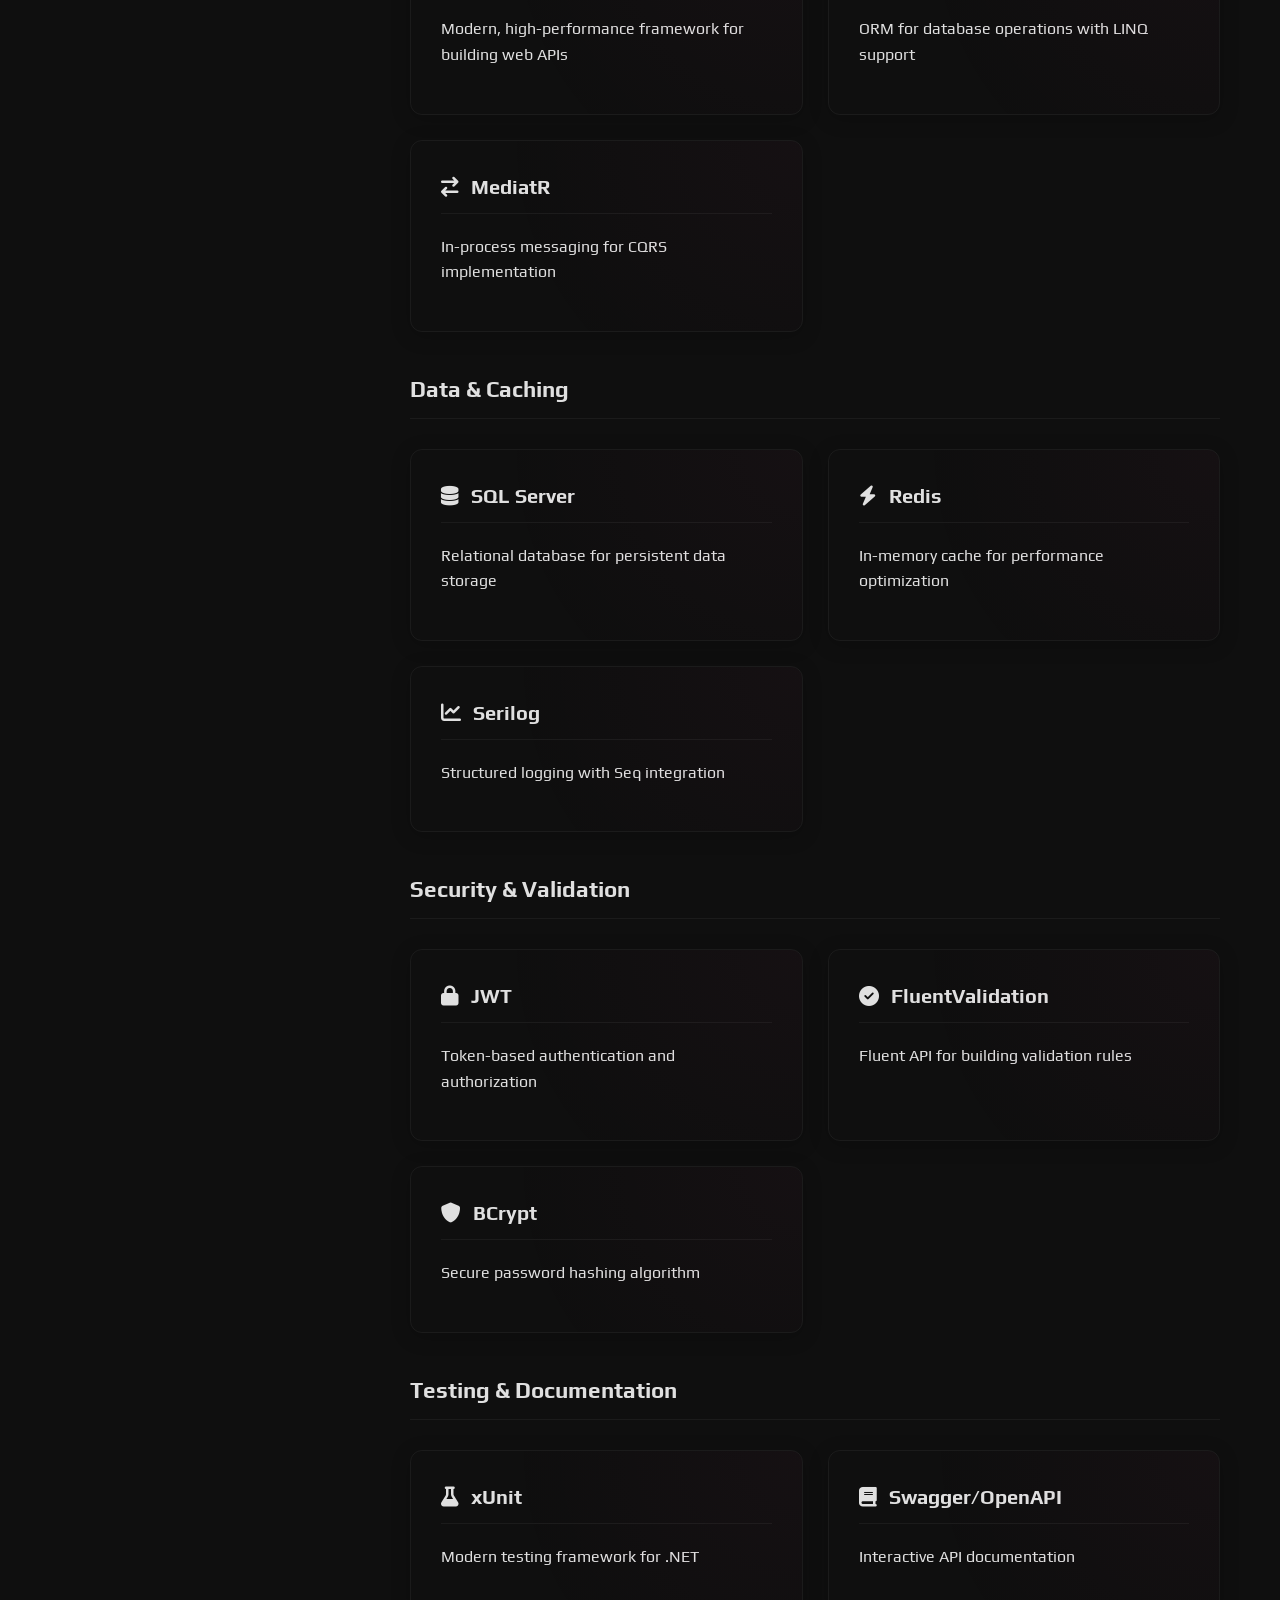
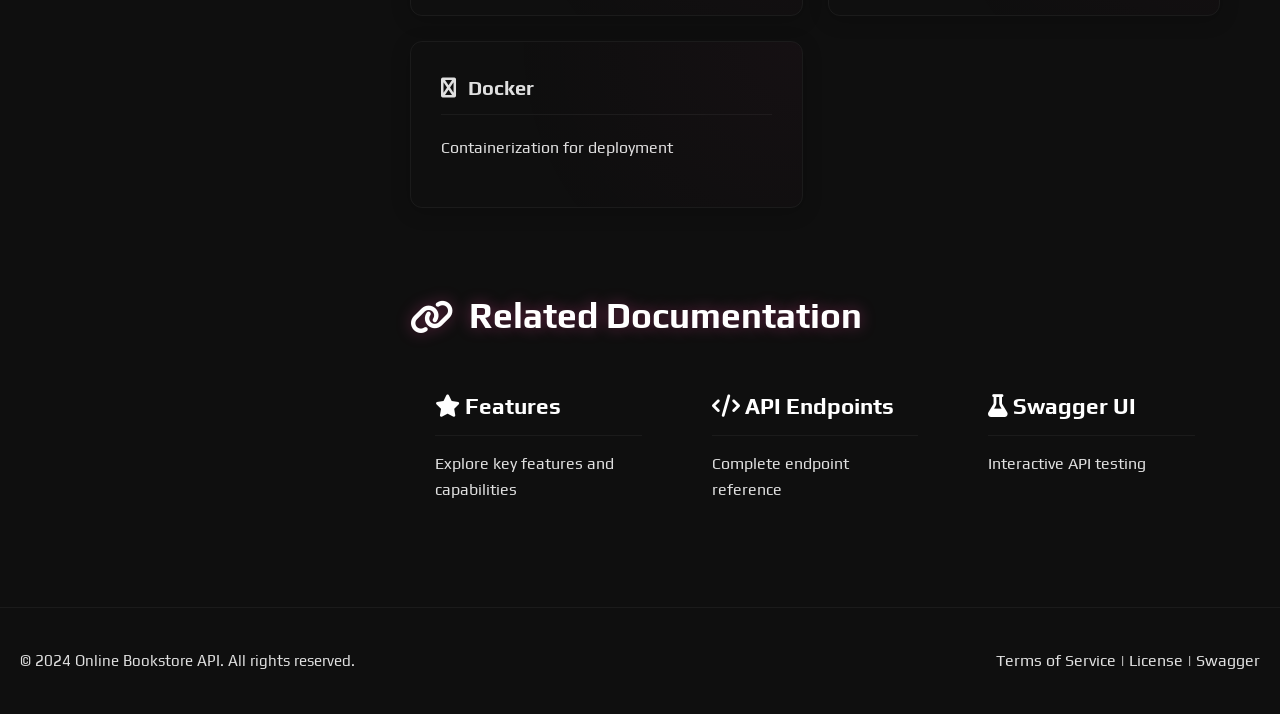
<file: src/TaskManagementAPI/wwwroot/architecture.html>
<!DOCTYPE html>
<html lang="en">
<head>
    <meta charset="UTF-8">
    <meta name="viewport" content="width=device-width, initial-scale=1.0">
    <title>Architecture - Task Management API</title>
    <link rel="icon" type="image/png" href="images/logo.png">
    <link rel="stylesheet" href="css/styles.css">
    <link rel="stylesheet" href="https://cdnjs.cloudflare.com/ajax/libs/font-awesome/6.4.0/css/all.min.css">
</head>
<body>
    <div class="bg-atmosphere"></div>
    <div class="container">
        <header>
            <div class="header-container">
                <a href="index.html" class="logo-section">
                    <img src="images/logo.png" alt="Task Management API Logo" class="logo-image">
                    <span class="brand-name">Task Management API</span>
                </a>
                <nav class="navbar">
                    <ul>
                        <li><a href="index.html">Overview</a></li>
                        <li><a href="api-docs.html">API Docs</a></li>
                        <li><a href="architecture.html" class="active">Architecture</a></li>
                        <li><a href="features.html">Features</a></li>
                        <li><a href="http://localhost:5120/swagger" target="_blank">Swagger UI</a></li>
                    </ul>
                </nav>
            </div>
        </header>

        <main>
            <div class="doc-layout">
                <aside class="doc-sidebar">
                    <div class="search-box">
                        <input type="text" placeholder="Search architecture...">
                    </div>
                    <div class="sidebar-nav">
                        <div class="sidebar-title">Architecture</div>
                        <a href="#overview" class="sidebar-link active">
                            <i class="fas fa-sitemap"></i> Overview
                        </a>
                        <a href="#layers" class="sidebar-link">
                            <i class="fas fa-layer-group"></i> Layers
                        </a>
                        <a href="#patterns" class="sidebar-link">
                            <i class="fas fa-puzzle-piece"></i> Design Patterns
                        </a>
                        <a href="#technologies" class="sidebar-link">
                            <i class="fas fa-cogs"></i> Technologies
                        </a>
                        <div class="sidebar-title" style="margin-top: 30px;">Resources</div>
                        <a href="index.html" class="sidebar-link">
                            <i class="fas fa-home"></i> Overview
                        </a>
                        <a href="features.html" class="sidebar-link">
                            <i class="fas fa-star"></i> Features
                        </a>
                        <a href="http://online-bookstore-api.runasp.net/swagger" target="_blank" class="sidebar-link">
                            <i class="fas fa-flask"></i> Swagger UI
                        </a>
                    </div>
                </aside>

                <div class="doc-content">
                    <h1 style="color: white; font-size: 2.5rem; margin-bottom: 10px;">
                        <i class="fas fa-sitemap"></i> System Architecture
                    </h1>
                    <p class="subtitle">Understanding the design and structure of the Bookstore API</p>

                    <section id="overview">
                        <h2><i class="fas fa-sitemap"></i> Architecture Overview</h2>
                        <p>The Online Bookstore API follows a clean, layered architecture pattern that promotes separation of concerns, testability, and maintainability.</p>

                        <div class="callout">
                            <div class="callout-title">
                                <i class="fas fa-lightbulb"></i> Design Philosophy
                            </div>
                            <p>Our architecture is built on SOLID principles, ensuring that each layer has a single responsibility and can be tested independently.</p>
                        </div>
                    </section>

                    <section id="layers">
                        <h2><i class="fas fa-layer-group"></i> Layered Architecture</h2>
                        <p>The system is organized into four distinct layers, each with specific responsibilities:</p>

                        <div class="features-grid">
                            <div class="feature-card">
                                <span class="feature-icon"><i class="fas fa-desktop"></i></span>
                                <h4>Presentation Layer</h4>
                                <p>Handles HTTP requests and responses, routing, and middleware.</p>
                                <ul class="feature-list">
                                    <li>Controllers</li>
                                    <li>Middleware</li>
                                    <li>Swagger/OpenAPI</li>
                                    <li>Error Handling</li>
                                </ul>
                            </div>

                            <div class="feature-card">
                                <span class="feature-icon"><i class="fas fa-cogs"></i></span>
                                <h4>Application Layer</h4>
                                <p>Contains business logic, commands, queries, and validators.</p>
                                <ul class="feature-list">
                                    <li>MediatR Commands</li>
                                    <li>MediatR Queries</li>
                                    <li>Validators</li>
                                    <li>DTOs</li>
                                </ul>
                            </div>

                            <div class="feature-card">
                                <span class="feature-icon"><i class="fas fa-database"></i></span>
                                <h4>Infrastructure Layer</h4>
                                <p>Implements data access, caching, and external services.</p>
                                <ul class="feature-list">
                                    <li>Entity Framework Core</li>
                                    <li>Repositories</li>
                                    <li>Redis Caching</li>
                                    <li>Authentication</li>
                                </ul>
                            </div>

                            <div class="feature-card">
                                <span class="feature-icon"><i class="fas fa-cube"></i></span>
                                <h4>Domain Layer</h4>
                                <p>Contains core business entities and domain logic.</p>
                                <ul class="feature-list">
                                    <li>Entities</li>
                                    <li>Value Objects</li>
                                    <li>Domain Events</li>
                                    <li>Business Rules</li>
                                </ul>
                            </div>
                        </div>

                        <h3>Layer Dependencies</h3>
                        <div class="docbox">
                            <pre><code>Presentation Layer
        ↓
Application Layer
        ↓
Infrastructure Layer ← Domain Layer
        ↓
Database / External Services</code></pre>
                        </div>
                    </section>

                    <section id="patterns">
                        <h2><i class="fas fa-puzzle-piece"></i> Design Patterns</h2>

                        <h3>CQRS (Command Query Responsibility Segregation)</h3>
                        <p>Separates read and write operations for better scalability and performance.</p>
                        <ul>
                            <li><strong>Commands:</strong> Operations that modify state (Create, Update, Delete)</li>
                            <li><strong>Queries:</strong> Operations that retrieve data without side effects</li>
                            <li><strong>Handlers:</strong> Process commands and queries using MediatR</li>
                        </ul>

                        <h3>Repository Pattern</h3>
                        <p>Abstracts data access logic and provides a collection-like interface.</p>
                        <ul>
                            <li>Generic repository for common operations</li>
                            <li>Specialized repositories for complex queries</li>
                            <li>Unit of Work for transaction management</li>
                        </ul>

                        <h3>Dependency Injection</h3>
                        <p>Loose coupling through constructor injection and service registration.</p>
                        <ul>
                            <li>Built-in .NET Core DI container</li>
                            <li>Extension methods for service registration</li>
                            <li>Scoped, transient, and singleton lifetimes</li>
                        </ul>

                        <h3>Middleware Pipeline</h3>
                        <p>Request processing through a chain of middleware components.</p>
                        <ul>
                            <li>Authentication & Authorization</li>
                            <li>Request/Response Logging</li>
                            <li>Exception Handling</li>
                            <li>Performance Monitoring</li>
                        </ul>
                    </section>

                    <section id="technologies">
                        <h2><i class="fas fa-cogs"></i> Technology Stack</h2>

                        <h3>Backend Framework</h3>
                        <div class="getting-started-grid">
                            <div class="getting-started-card">
                                <h3><i class="fas fa-code"></i> .NET 9</h3>
                                <p>Modern, high-performance framework for building web APIs</p>
                            </div>
                            <div class="getting-started-card">
                                <h3><i class="fas fa-database"></i> Entity Framework Core</h3>
                                <p>ORM for database operations with LINQ support</p>
                            </div>
                            <div class="getting-started-card">
                                <h3><i class="fas fa-exchange"></i> MediatR</h3>
                                <p>In-process messaging for CQRS implementation</p>
                            </div>
                        </div>

                        <h3>Data & Caching</h3>
                        <div class="getting-started-grid">
                            <div class="getting-started-card">
                                <h3><i class="fas fa-database"></i> SQL Server</h3>
                                <p>Relational database for persistent data storage</p>
                            </div>
                            <div class="getting-started-card">
                                <h3><i class="fas fa-bolt"></i> Redis</h3>
                                <p>In-memory cache for performance optimization</p>
                            </div>
                            <div class="getting-started-card">
                                <h3><i class="fas fa-chart-line"></i> Serilog</h3>
                                <p>Structured logging with Seq integration</p>
                            </div>
                        </div>

                        <h3>Security & Validation</h3>
                        <div class="getting-started-grid">
                            <div class="getting-started-card">
                                <h3><i class="fas fa-lock"></i> JWT</h3>
                                <p>Token-based authentication and authorization</p>
                            </div>
                            <div class="getting-started-card">
                                <h3><i class="fas fa-check-circle"></i> FluentValidation</h3>
                                <p>Fluent API for building validation rules</p>
                            </div>
                            <div class="getting-started-card">
                                <h3><i class="fas fa-shield"></i> BCrypt</h3>
                                <p>Secure password hashing algorithm</p>
                            </div>
                        </div>

                        <h3>Testing & Documentation</h3>
                        <div class="getting-started-grid">
                            <div class="getting-started-card">
                                <h3><i class="fas fa-flask"></i> xUnit</h3>
                                <p>Modern testing framework for .NET</p>
                            </div>
                            <div class="getting-started-card">
                                <h3><i class="fas fa-book"></i> Swagger/OpenAPI</h3>
                                <p>Interactive API documentation</p>
                            </div>
                            <div class="getting-started-card">
                                <h3><i class="fas fa-docker"></i> Docker</h3>
                                <p>Containerization for deployment</p>
                            </div>
                        </div>
                    </section>

                    <section style="margin-top: 60px;">
                        <h2><i class="fas fa-link"></i> Related Documentation</h2>
                        <div class="doc-links">
                            <a href="features.html" class="doc-link">
                                <h3><i class="fas fa-star"></i> Features</h3>
                                <p>Explore key features and capabilities</p>
                            </a>
                            <a href="endpoints.html" class="doc-link">
                                <h3><i class="fas fa-code"></i> API Endpoints</h3>
                                <p>Complete endpoint reference</p>
                            </a>
                            <a href="http://online-bookstore-api.runasp.net/swagger" target="_blank" class="doc-link">
                                <h3><i class="fas fa-flask"></i> Swagger UI</h3>
                                <p>Interactive API testing</p>
                            </a>
                        </div>
                    </section>
                </div>
            </div>
        </main>

        <footer>
            <div class="footer-content">
                <div class="footer-left">
                    <p>&copy; 2024 Online Bookstore API. All rights reserved.</p>
                </div>
                <div class="footer-right">
                    <a href="terms.html">Terms of Service</a> | 
                    <a href="license.html">License</a> | 
                    <a href="http://online-bookstore-api.runasp.net/swagger" target="_blank">Swagger</a>
                </div>
            </div>
        </footer>
    </div>

    <script src="js/main.js"></script>
    <script src="js/search.js"></script>
</body>
</html>
</file>
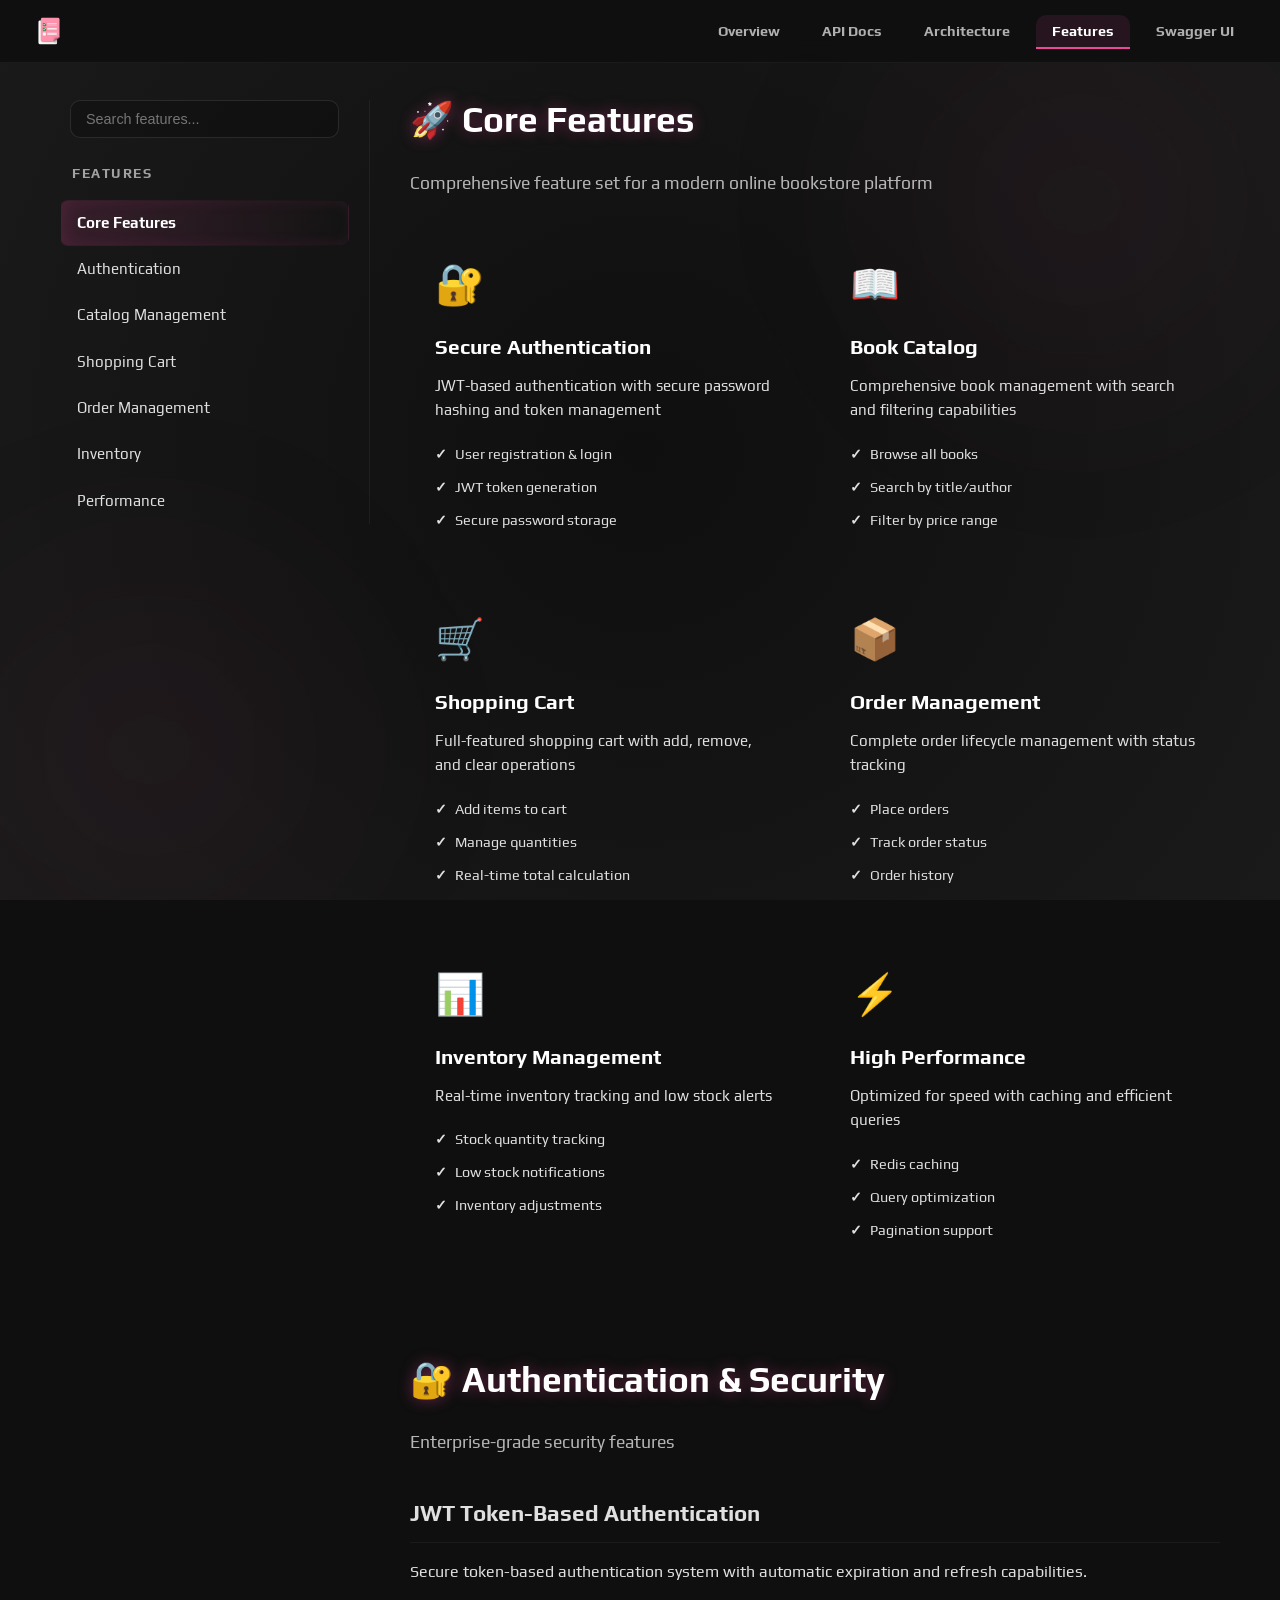
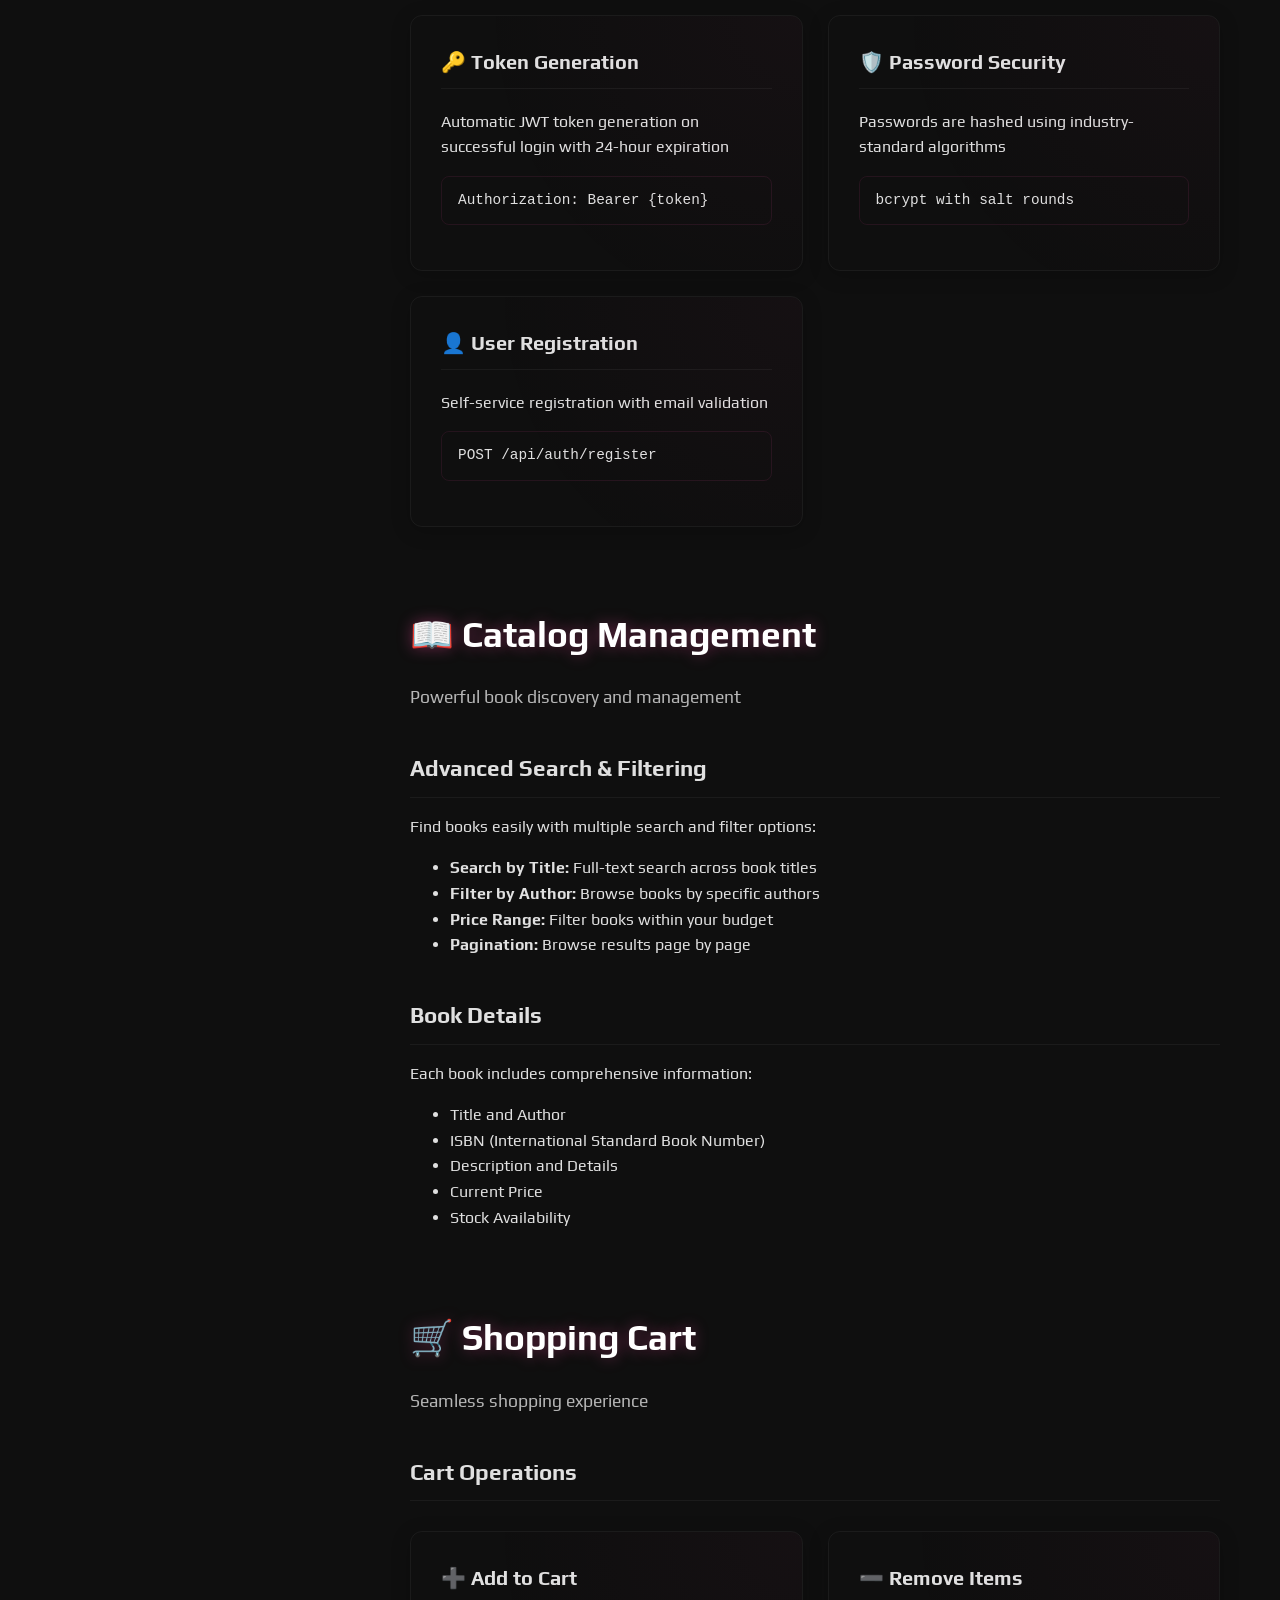
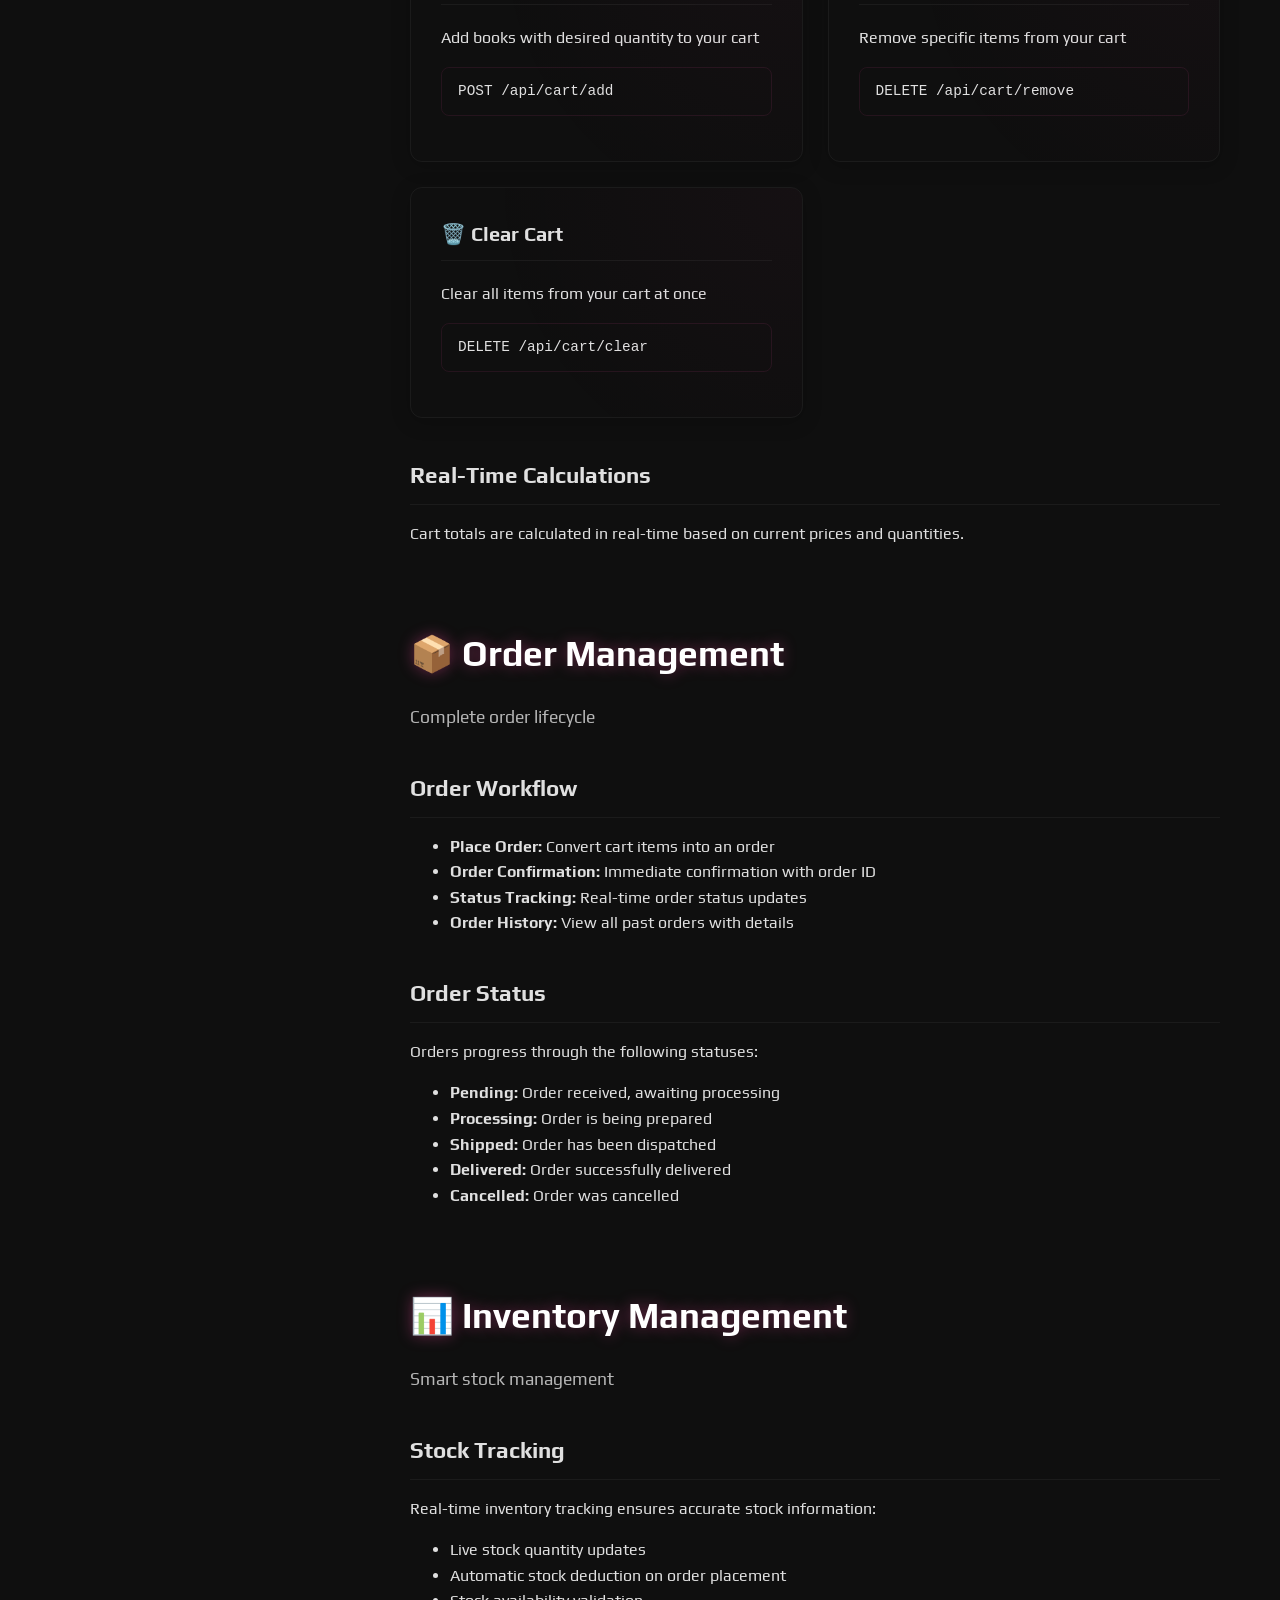
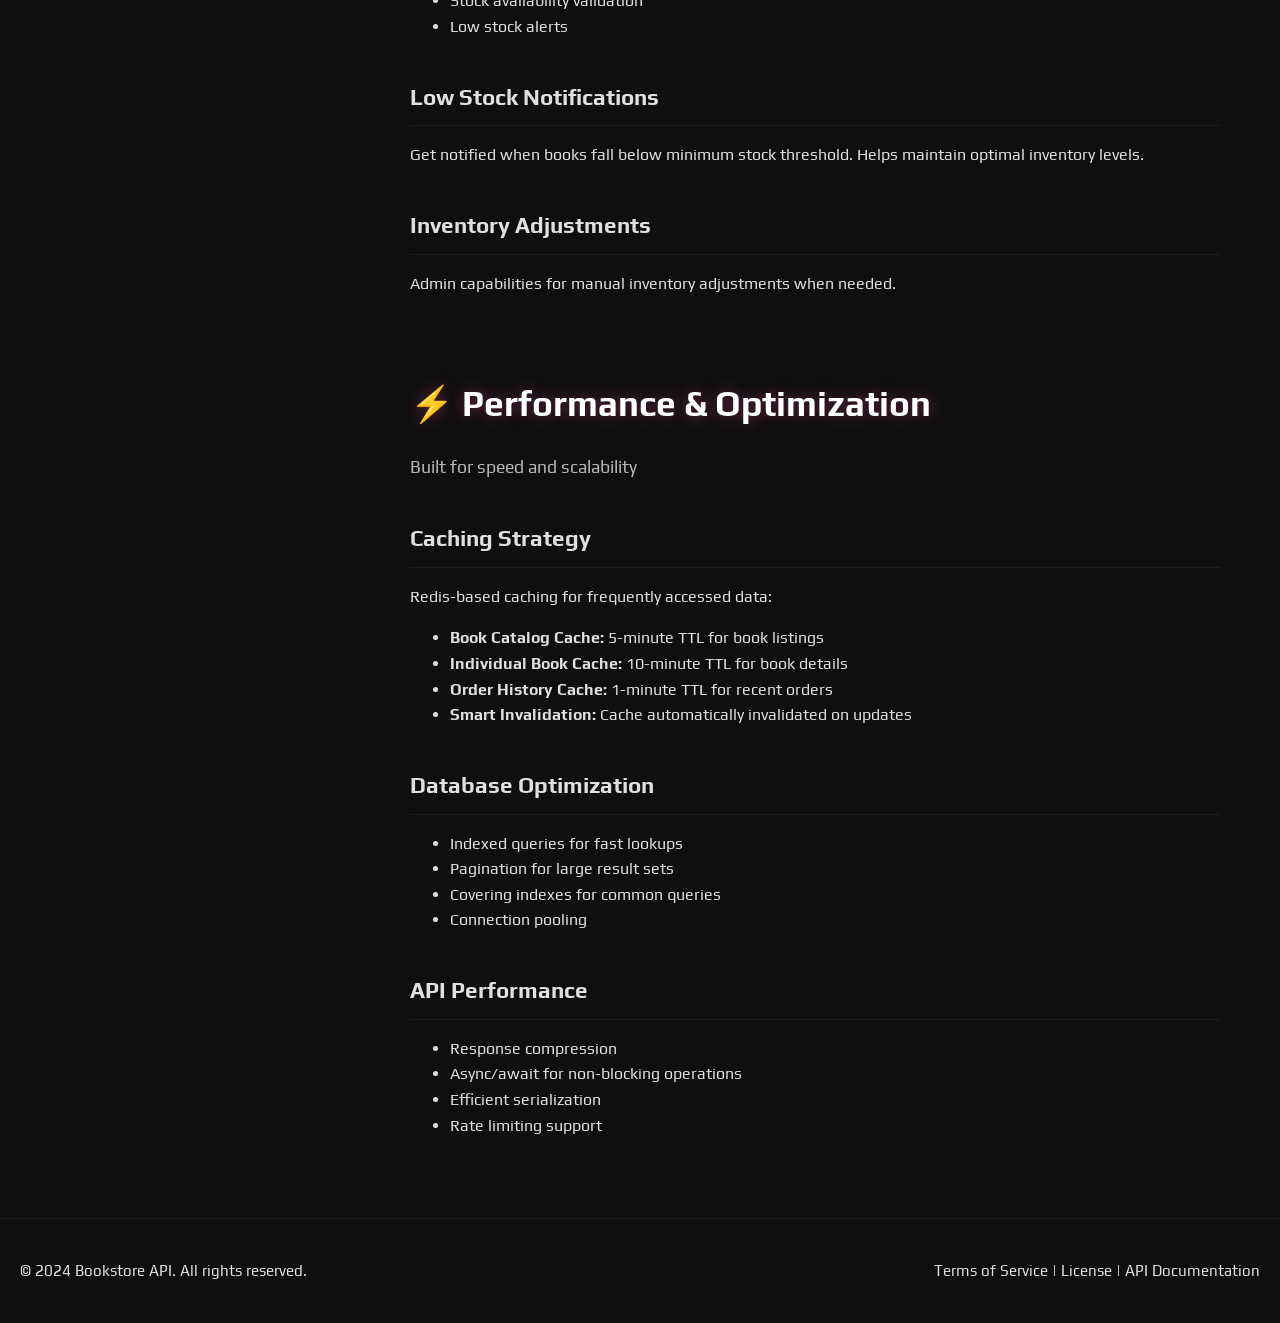
<file: src/TaskManagementAPI/wwwroot/features.html>
<!DOCTYPE html>
<html lang="en">
<head>
    <meta charset="UTF-8">
    <meta name="viewport" content="width=device-width, initial-scale=1.0">
    <title>Features - Task Management API</title>
    <link rel="icon" type="image/png" href="images/logo.png">
    <link rel="stylesheet" href="css/styles.css">
</head>
<body>
    <div class="bg-atmosphere"></div>
    <div class="container">
        <header>
            <div class="header-container">
                <a href="index.html" class="logo-section">
                    <img src="images/logo.png" alt="Task Management API Logo" class="logo-image">
                    <span class="brand-name">Task Management API</span>
                </a>
                <nav class="navbar">
                    <ul>
                        <li><a href="index.html">Overview</a></li>
                        <li><a href="api-docs.html">API Docs</a></li>
                        <li><a href="architecture.html">Architecture</a></li>
                        <li><a href="features.html" class="active">Features</a></li>
                        <li><a href="http://localhost:5120/swagger" target="_blank">Swagger UI</a></li>
                    </ul>
                </nav>
            </div>
        </header>

        <main>
            <div class="doc-layout">
                <aside class="doc-sidebar">
                    <div class="search-box">
                        <input type="text" placeholder="Search features..." id="searchInput">
                    </div>
                    <div class="sidebar-title">Features</div>
                    <a href="#core-features" class="sidebar-link active">Core Features</a>
                    <a href="#authentication" class="sidebar-link">Authentication</a>
                    <a href="#catalog" class="sidebar-link">Catalog Management</a>
                    <a href="#shopping" class="sidebar-link">Shopping Cart</a>
                    <a href="#orders" class="sidebar-link">Order Management</a>
                    <a href="#inventory" class="sidebar-link">Inventory</a>
                    <a href="#performance" class="sidebar-link">Performance</a>
                </aside>

                <div class="doc-content">
                    <section id="core-features">
                        <h2>🚀 Core Features</h2>
                        <p class="subtitle">Comprehensive feature set for a modern online bookstore platform</p>
                        
                        <div class="features-grid">
                            <div class="feature-card">
                                <span class="feature-icon">🔐</span>
                                <h4>Secure Authentication</h4>
                                <p>JWT-based authentication with secure password hashing and token management</p>
                                <ul class="feature-list">
                                    <li>User registration & login</li>
                                    <li>JWT token generation</li>
                                    <li>Secure password storage</li>
                                </ul>
                            </div>

                            <div class="feature-card">
                                <span class="feature-icon">📖</span>
                                <h4>Book Catalog</h4>
                                <p>Comprehensive book management with search and filtering capabilities</p>
                                <ul class="feature-list">
                                    <li>Browse all books</li>
                                    <li>Search by title/author</li>
                                    <li>Filter by price range</li>
                                </ul>
                            </div>

                            <div class="feature-card">
                                <span class="feature-icon">🛒</span>
                                <h4>Shopping Cart</h4>
                                <p>Full-featured shopping cart with add, remove, and clear operations</p>
                                <ul class="feature-list">
                                    <li>Add items to cart</li>
                                    <li>Manage quantities</li>
                                    <li>Real-time total calculation</li>
                                </ul>
                            </div>

                            <div class="feature-card">
                                <span class="feature-icon">📦</span>
                                <h4>Order Management</h4>
                                <p>Complete order lifecycle management with status tracking</p>
                                <ul class="feature-list">
                                    <li>Place orders</li>
                                    <li>Track order status</li>
                                    <li>Order history</li>
                                </ul>
                            </div>

                            <div class="feature-card">
                                <span class="feature-icon">📊</span>
                                <h4>Inventory Management</h4>
                                <p>Real-time inventory tracking and low stock alerts</p>
                                <ul class="feature-list">
                                    <li>Stock quantity tracking</li>
                                    <li>Low stock notifications</li>
                                    <li>Inventory adjustments</li>
                                </ul>
                            </div>

                            <div class="feature-card">
                                <span class="feature-icon">⚡</span>
                                <h4>High Performance</h4>
                                <p>Optimized for speed with caching and efficient queries</p>
                                <ul class="feature-list">
                                    <li>Redis caching</li>
                                    <li>Query optimization</li>
                                    <li>Pagination support</li>
                                </ul>
                            </div>
                        </div>
                    </section>

                    <section id="authentication">
                        <h2>🔐 Authentication & Security</h2>
                        <p class="subtitle">Enterprise-grade security features</p>
                        
                        <h3>JWT Token-Based Authentication</h3>
                        <p>Secure token-based authentication system with automatic expiration and refresh capabilities.</p>
                        <div class="getting-started-grid">
                            <div class="getting-started-card">
                                <h3>🔑 Token Generation</h3>
                                <p>Automatic JWT token generation on successful login with 24-hour expiration</p>
                                <code>Authorization: Bearer {token}</code>
                            </div>
                            <div class="getting-started-card">
                                <h3>🛡️ Password Security</h3>
                                <p>Passwords are hashed using industry-standard algorithms</p>
                                <code>bcrypt with salt rounds</code>
                            </div>
                            <div class="getting-started-card">
                                <h3>👤 User Registration</h3>
                                <p>Self-service registration with email validation</p>
                                <code>POST /api/auth/register</code>
                            </div>
                        </div>
                    </section>

                    <section id="catalog">
                        <h2>📖 Catalog Management</h2>
                        <p class="subtitle">Powerful book discovery and management</p>
                        
                        <h3>Advanced Search & Filtering</h3>
                        <p>Find books easily with multiple search and filter options:</p>
                        <ul>
                            <li><strong>Search by Title:</strong> Full-text search across book titles</li>
                            <li><strong>Filter by Author:</strong> Browse books by specific authors</li>
                            <li><strong>Price Range:</strong> Filter books within your budget</li>
                            <li><strong>Pagination:</strong> Browse results page by page</li>
                        </ul>

                        <h3>Book Details</h3>
                        <p>Each book includes comprehensive information:</p>
                        <ul>
                            <li>Title and Author</li>
                            <li>ISBN (International Standard Book Number)</li>
                            <li>Description and Details</li>
                            <li>Current Price</li>
                            <li>Stock Availability</li>
                        </ul>
                    </section>

                    <section id="shopping">
                        <h2>🛒 Shopping Cart</h2>
                        <p class="subtitle">Seamless shopping experience</p>
                        
                        <h3>Cart Operations</h3>
                        <div class="getting-started-grid">
                            <div class="getting-started-card">
                                <h3>➕ Add to Cart</h3>
                                <p>Add books with desired quantity to your cart</p>
                                <code>POST /api/cart/add</code>
                            </div>
                            <div class="getting-started-card">
                                <h3>➖ Remove Items</h3>
                                <p>Remove specific items from your cart</p>
                                <code>DELETE /api/cart/remove</code>
                            </div>
                            <div class="getting-started-card">
                                <h3>🗑️ Clear Cart</h3>
                                <p>Clear all items from your cart at once</p>
                                <code>DELETE /api/cart/clear</code>
                            </div>
                        </div>

                        <h3>Real-Time Calculations</h3>
                        <p>Cart totals are calculated in real-time based on current prices and quantities.</p>
                    </section>

                    <section id="orders">
                        <h2>📦 Order Management</h2>
                        <p class="subtitle">Complete order lifecycle</p>
                        
                        <h3>Order Workflow</h3>
                        <ul>
                            <li><strong>Place Order:</strong> Convert cart items into an order</li>
                            <li><strong>Order Confirmation:</strong> Immediate confirmation with order ID</li>
                            <li><strong>Status Tracking:</strong> Real-time order status updates</li>
                            <li><strong>Order History:</strong> View all past orders with details</li>
                        </ul>

                        <h3>Order Status</h3>
                        <p>Orders progress through the following statuses:</p>
                        <ul>
                            <li><strong>Pending:</strong> Order received, awaiting processing</li>
                            <li><strong>Processing:</strong> Order is being prepared</li>
                            <li><strong>Shipped:</strong> Order has been dispatched</li>
                            <li><strong>Delivered:</strong> Order successfully delivered</li>
                            <li><strong>Cancelled:</strong> Order was cancelled</li>
                        </ul>
                    </section>

                    <section id="inventory">
                        <h2>📊 Inventory Management</h2>
                        <p class="subtitle">Smart stock management</p>
                        
                        <h3>Stock Tracking</h3>
                        <p>Real-time inventory tracking ensures accurate stock information:</p>
                        <ul>
                            <li>Live stock quantity updates</li>
                            <li>Automatic stock deduction on order placement</li>
                            <li>Stock availability validation</li>
                            <li>Low stock alerts</li>
                        </ul>

                        <h3>Low Stock Notifications</h3>
                        <p>Get notified when books fall below minimum stock threshold. Helps maintain optimal inventory levels.</p>

                        <h3>Inventory Adjustments</h3>
                        <p>Admin capabilities for manual inventory adjustments when needed.</p>
                    </section>

                    <section id="performance">
                        <h2>⚡ Performance & Optimization</h2>
                        <p class="subtitle">Built for speed and scalability</p>
                        
                        <h3>Caching Strategy</h3>
                        <p>Redis-based caching for frequently accessed data:</p>
                        <ul>
                            <li><strong>Book Catalog Cache:</strong> 5-minute TTL for book listings</li>
                            <li><strong>Individual Book Cache:</strong> 10-minute TTL for book details</li>
                            <li><strong>Order History Cache:</strong> 1-minute TTL for recent orders</li>
                            <li><strong>Smart Invalidation:</strong> Cache automatically invalidated on updates</li>
                        </ul>

                        <h3>Database Optimization</h3>
                        <ul>
                            <li>Indexed queries for fast lookups</li>
                            <li>Pagination for large result sets</li>
                            <li>Covering indexes for common queries</li>
                            <li>Connection pooling</li>
                        </ul>

                        <h3>API Performance</h3>
                        <ul>
                            <li>Response compression</li>
                            <li>Async/await for non-blocking operations</li>
                            <li>Efficient serialization</li>
                            <li>Rate limiting support</li>
                        </ul>
                    </section>
                </div>
            </div>
        </main>

        <footer>
            <div class="footer-content">
                <div class="footer-left">
                    <p>&copy; 2024 Bookstore API. All rights reserved.</p>
                </div>
                <div class="footer-right">
                    <p>
                        <a href="terms.html">Terms of Service</a> | 
                        <a href="license.html">License</a> | 
                        <a href="http://online-bookstore-api.runasp.net/swagger" target="_blank">API Documentation</a>
                    </p>
                </div>
            </div>
        </footer>
    </div>

    <script src="js/main.js"></script>
</body>
</html>
</file>
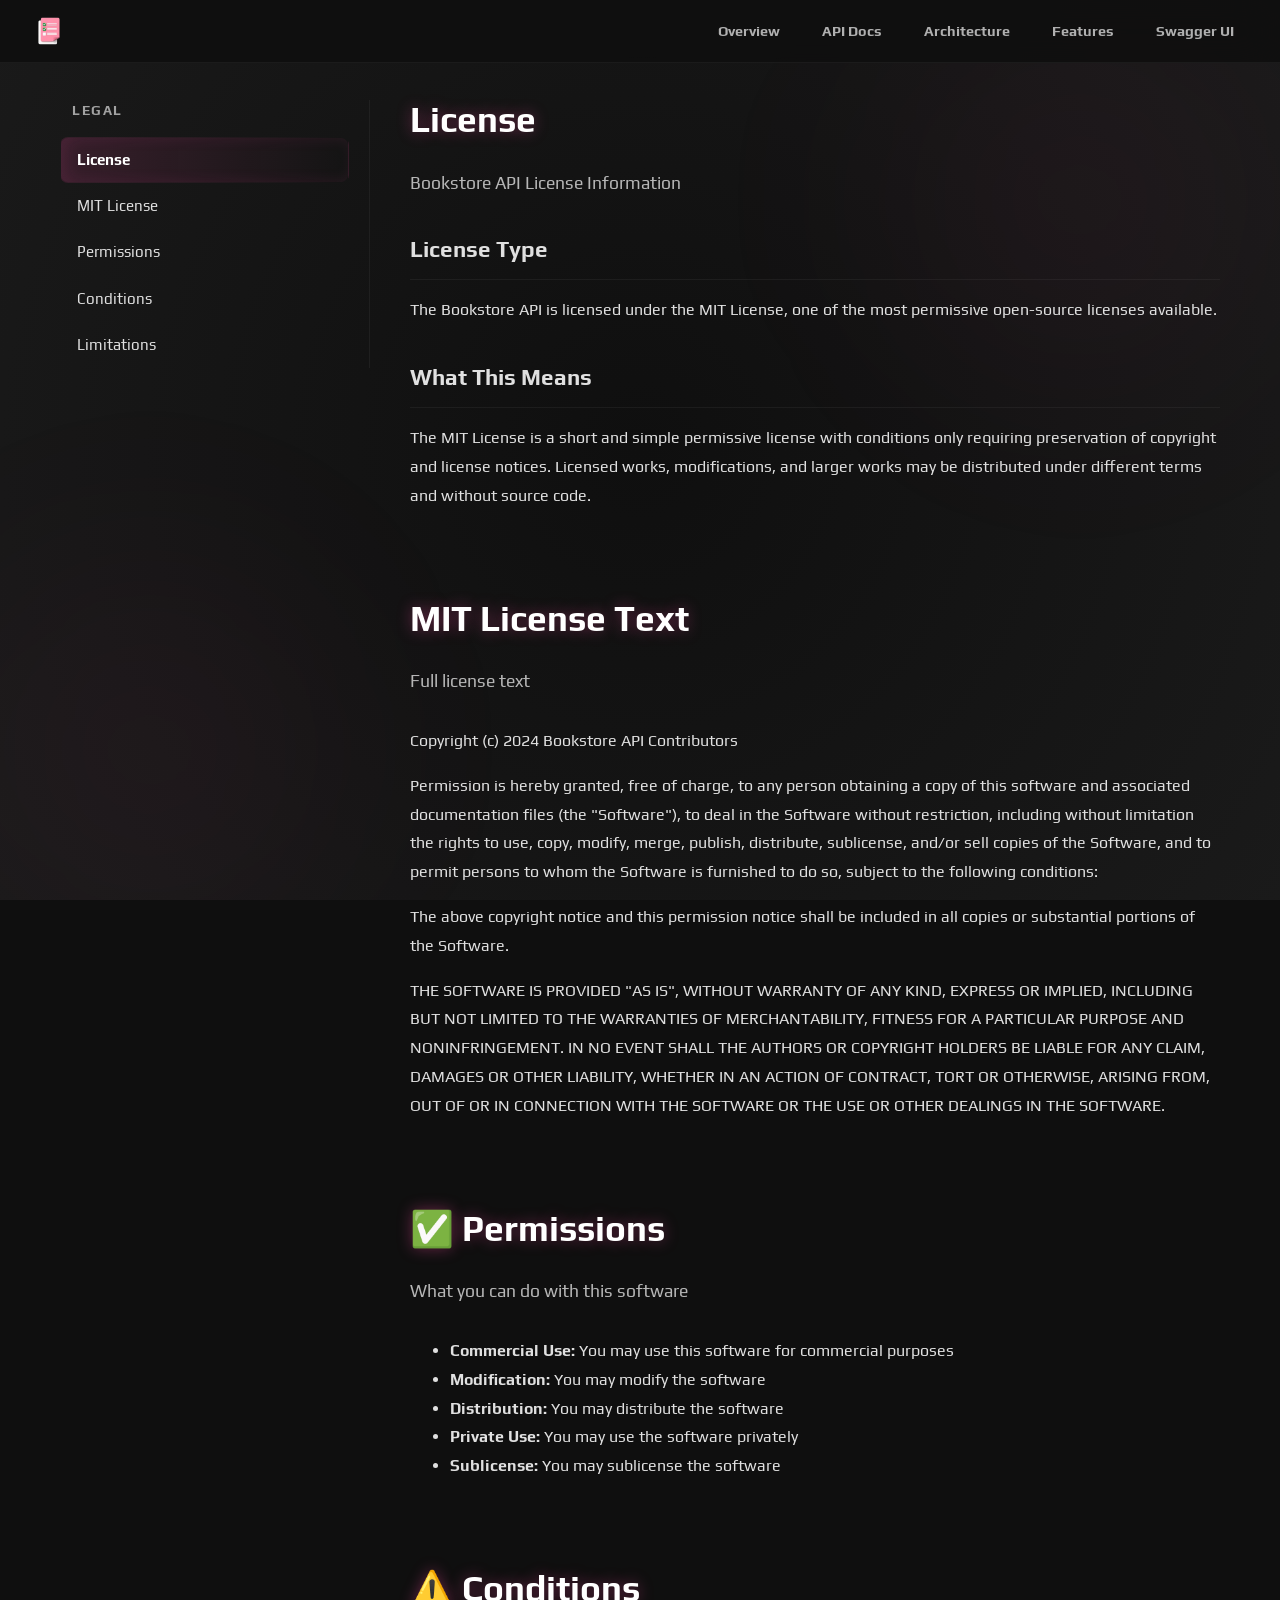
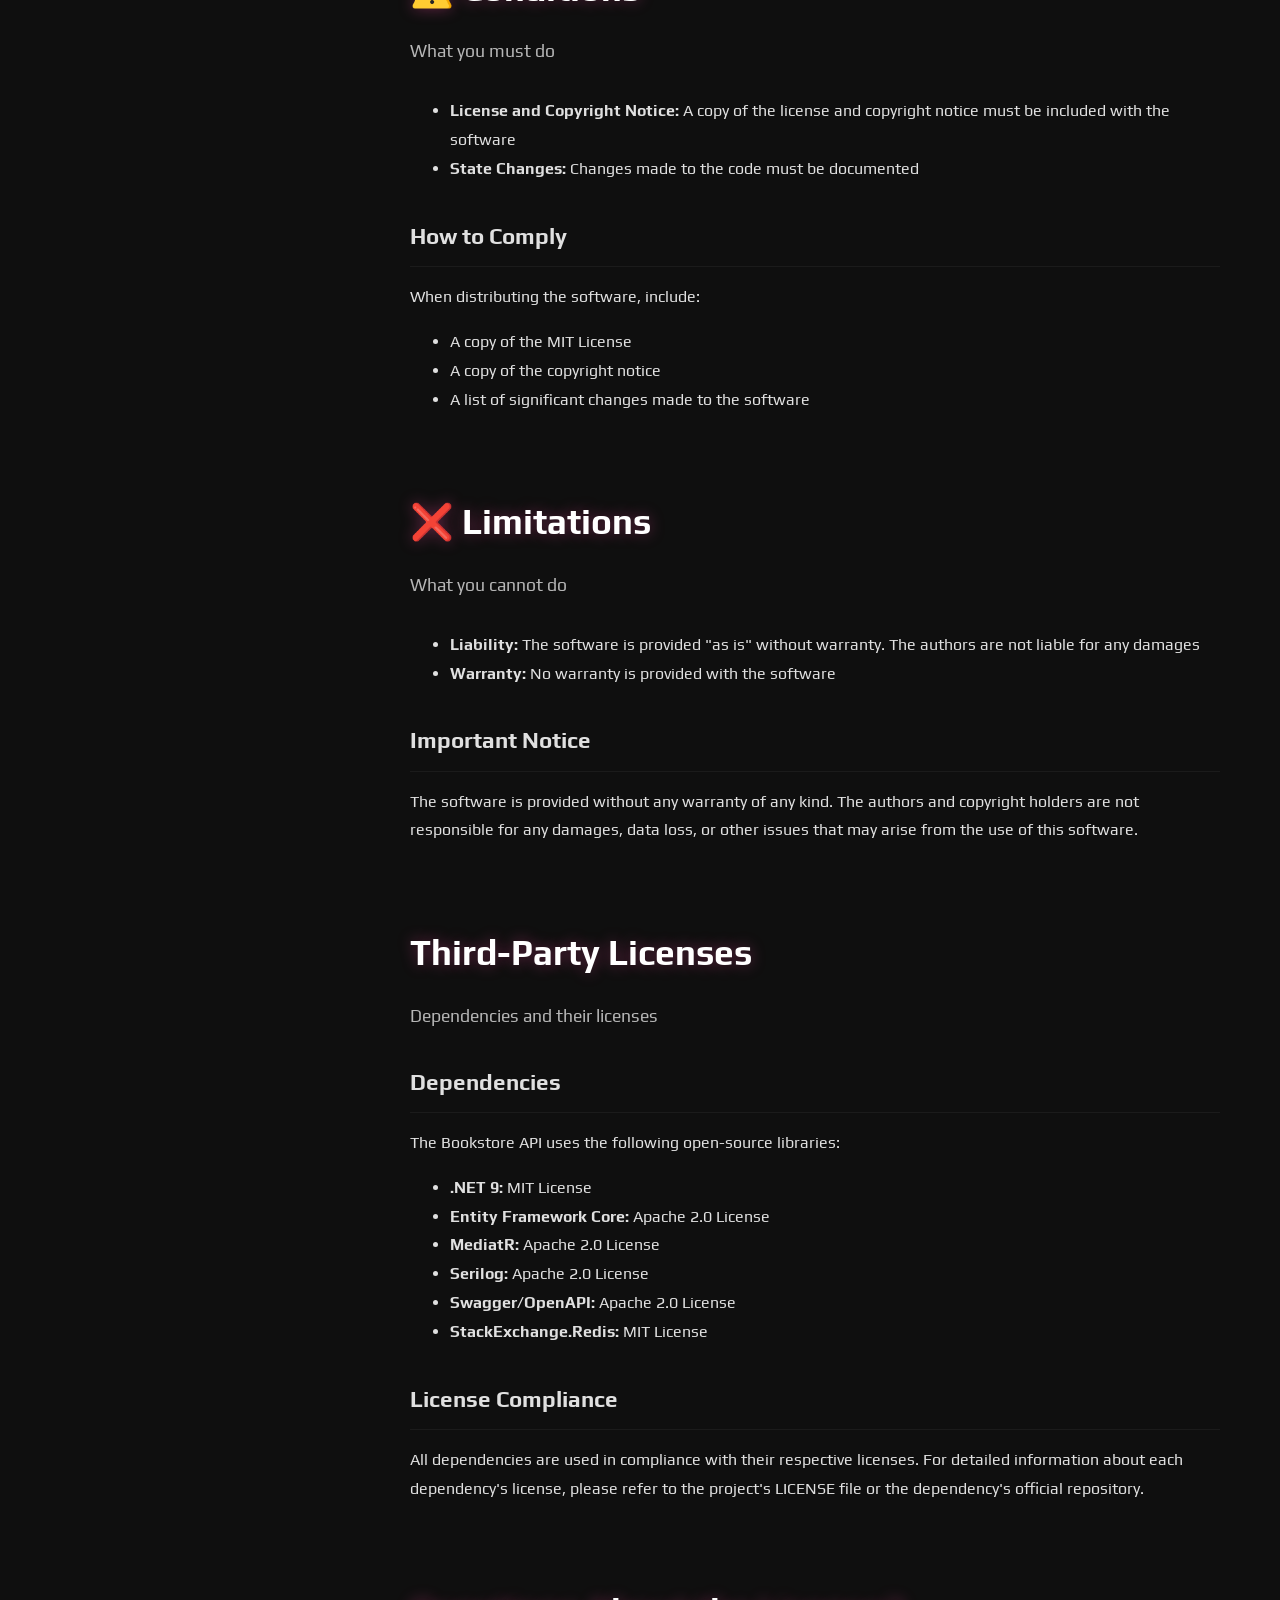
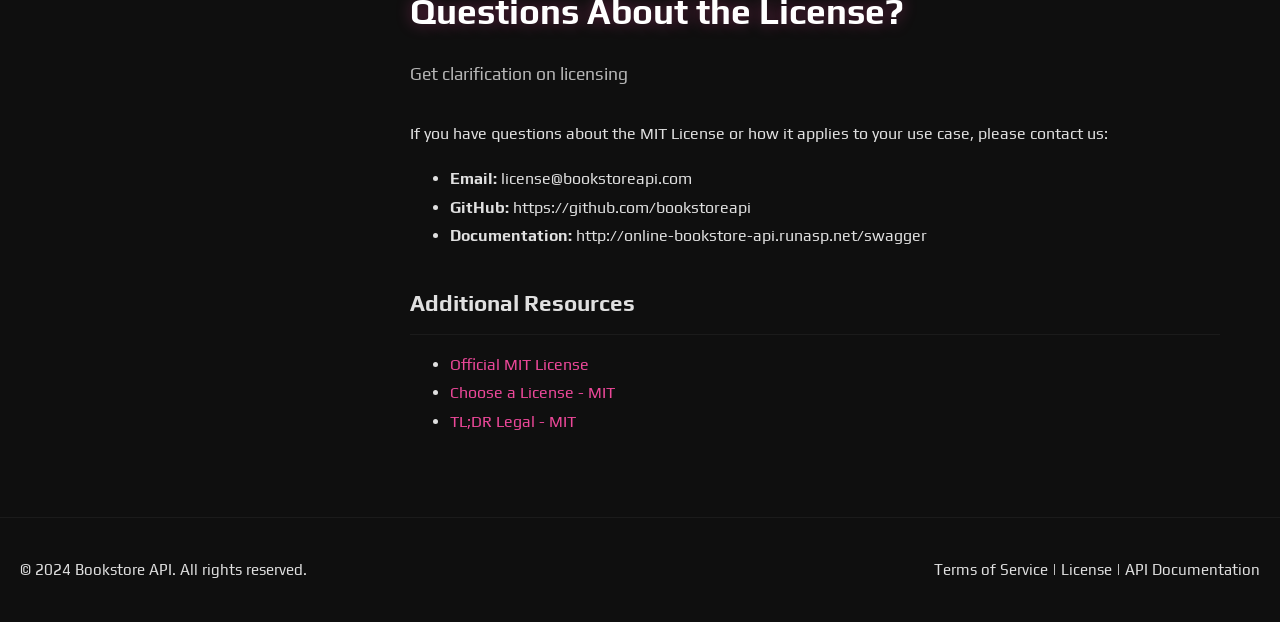
<file: src/TaskManagementAPI/wwwroot/license.html>
<!DOCTYPE html>
<html lang="en">
<head>
    <meta charset="UTF-8">
    <meta name="viewport" content="width=device-width, initial-scale=1.0">
    <title>License - Task Management API</title>
    <link rel="icon" type="image/png" href="images/logo.png">
    <link rel="stylesheet" href="css/styles.css">
</head>
<body>
    <div class="bg-atmosphere"></div>
    <div class="container">
        <header>
            <div class="header-container">
                <a href="index.html" class="logo-section">
                    <img src="images/logo.png" alt="Task Management API Logo" class="logo-image">
                    <span class="brand-name">Task Management API</span>
                </a>
                <nav class="navbar">
                    <ul>
                        <li><a href="index.html">Overview</a></li>
                        <li><a href="api-docs.html">API Docs</a></li>
                        <li><a href="architecture.html">Architecture</a></li>
                        <li><a href="features.html">Features</a></li>
                        <li><a href="http://localhost:5120/swagger" target="_blank">Swagger UI</a></li>
                    </ul>
                </nav>
            </div>
        </header>

        <main>
            <div class="doc-layout">
                <aside class="doc-sidebar">
                    <div class="sidebar-title">Legal</div>
                    <a href="#license" class="sidebar-link active">License</a>
                    <a href="#mit" class="sidebar-link">MIT License</a>
                    <a href="#permissions" class="sidebar-link">Permissions</a>
                    <a href="#conditions" class="sidebar-link">Conditions</a>
                    <a href="#limitations" class="sidebar-link">Limitations</a>
                </aside>

                <div class="doc-content">
                    <section id="license">
                        <h2>License</h2>
                        <p class="subtitle">Bookstore API License Information</p>

                        <div class="legal-content">
                            <h3>License Type</h3>
                            <p>The Bookstore API is licensed under the MIT License, one of the most permissive open-source licenses available.</p>

                            <h3>What This Means</h3>
                            <p>The MIT License is a short and simple permissive license with conditions only requiring preservation of copyright and license notices. Licensed works, modifications, and larger works may be distributed under different terms and without source code.</p>
                        </div>
                    </section>

                    <section id="mit">
                        <h2>MIT License Text</h2>
                        <p class="subtitle">Full license text</p>

                        <div class="legal-content">
                            <p>Copyright (c) 2024 Bookstore API Contributors</p>

                            <p>Permission is hereby granted, free of charge, to any person obtaining a copy of this software and associated documentation files (the "Software"), to deal in the Software without restriction, including without limitation the rights to use, copy, modify, merge, publish, distribute, sublicense, and/or sell copies of the Software, and to permit persons to whom the Software is furnished to do so, subject to the following conditions:</p>

                            <p>The above copyright notice and this permission notice shall be included in all copies or substantial portions of the Software.</p>

                            <p>THE SOFTWARE IS PROVIDED "AS IS", WITHOUT WARRANTY OF ANY KIND, EXPRESS OR IMPLIED, INCLUDING BUT NOT LIMITED TO THE WARRANTIES OF MERCHANTABILITY, FITNESS FOR A PARTICULAR PURPOSE AND NONINFRINGEMENT. IN NO EVENT SHALL THE AUTHORS OR COPYRIGHT HOLDERS BE LIABLE FOR ANY CLAIM, DAMAGES OR OTHER LIABILITY, WHETHER IN AN ACTION OF CONTRACT, TORT OR OTHERWISE, ARISING FROM, OUT OF OR IN CONNECTION WITH THE SOFTWARE OR THE USE OR OTHER DEALINGS IN THE SOFTWARE.</p>
                        </div>
                    </section>

                    <section id="permissions">
                        <h2>✅ Permissions</h2>
                        <p class="subtitle">What you can do with this software</p>

                        <div class="legal-content">
                            <ul>
                                <li><strong>Commercial Use:</strong> You may use this software for commercial purposes</li>
                                <li><strong>Modification:</strong> You may modify the software</li>
                                <li><strong>Distribution:</strong> You may distribute the software</li>
                                <li><strong>Private Use:</strong> You may use the software privately</li>
                                <li><strong>Sublicense:</strong> You may sublicense the software</li>
                            </ul>
                        </div>
                    </section>

                    <section id="conditions">
                        <h2>⚠️ Conditions</h2>
                        <p class="subtitle">What you must do</p>

                        <div class="legal-content">
                            <ul>
                                <li><strong>License and Copyright Notice:</strong> A copy of the license and copyright notice must be included with the software</li>
                                <li><strong>State Changes:</strong> Changes made to the code must be documented</li>
                            </ul>

                            <h3>How to Comply</h3>
                            <p>When distributing the software, include:</p>
                            <ul>
                                <li>A copy of the MIT License</li>
                                <li>A copy of the copyright notice</li>
                                <li>A list of significant changes made to the software</li>
                            </ul>
                        </div>
                    </section>

                    <section id="limitations">
                        <h2>❌ Limitations</h2>
                        <p class="subtitle">What you cannot do</p>

                        <div class="legal-content">
                            <ul>
                                <li><strong>Liability:</strong> The software is provided "as is" without warranty. The authors are not liable for any damages</li>
                                <li><strong>Warranty:</strong> No warranty is provided with the software</li>
                            </ul>

                            <h3>Important Notice</h3>
                            <p>The software is provided without any warranty of any kind. The authors and copyright holders are not responsible for any damages, data loss, or other issues that may arise from the use of this software.</p>
                        </div>
                    </section>

                    <section>
                        <h2>Third-Party Licenses</h2>
                        <p class="subtitle">Dependencies and their licenses</p>

                        <div class="legal-content">
                            <h3>Dependencies</h3>
                            <p>The Bookstore API uses the following open-source libraries:</p>
                            <ul>
                                <li><strong>.NET 9:</strong> MIT License</li>
                                <li><strong>Entity Framework Core:</strong> Apache 2.0 License</li>
                                <li><strong>MediatR:</strong> Apache 2.0 License</li>
                                <li><strong>Serilog:</strong> Apache 2.0 License</li>
                                <li><strong>Swagger/OpenAPI:</strong> Apache 2.0 License</li>
                                <li><strong>StackExchange.Redis:</strong> MIT License</li>
                            </ul>

                            <h3>License Compliance</h3>
                            <p>All dependencies are used in compliance with their respective licenses. For detailed information about each dependency's license, please refer to the project's LICENSE file or the dependency's official repository.</p>
                        </div>
                    </section>

                    <section>
                        <h2>Questions About the License?</h2>
                        <p class="subtitle">Get clarification on licensing</p>

                        <div class="legal-content">
                            <p>If you have questions about the MIT License or how it applies to your use case, please contact us:</p>
                            <ul>
                                <li><strong>Email:</strong> license@bookstoreapi.com</li>
                                <li><strong>GitHub:</strong> https://github.com/bookstoreapi</li>
                                <li><strong>Documentation:</strong> http://online-bookstore-api.runasp.net/swagger</li>
                            </ul>

                            <h3>Additional Resources</h3>
                            <ul>
                                <li><a href="https://opensource.org/licenses/MIT" target="_blank">Official MIT License</a></li>
                                <li><a href="https://choosealicense.com/licenses/mit/" target="_blank">Choose a License - MIT</a></li>
                                <li><a href="https://tldrlegal.com/license/mit-license" target="_blank">TL;DR Legal - MIT</a></li>
                            </ul>
                        </div>
                    </section>
                </div>
            </div>
        </main>

        <footer>
            <div class="footer-content">
                <div class="footer-left">
                    <p>&copy; 2024 Bookstore API. All rights reserved.</p>
                </div>
                <div class="footer-right">
                    <p>
                        <a href="terms.html">Terms of Service</a> | 
                        <a href="license.html">License</a> | 
                        <a href="http://online-bookstore-api.runasp.net/swagger" target="_blank">API Documentation</a>
                    </p>
                </div>
            </div>
        </footer>
    </div>

    <script src="js/main.js"></script>
</body>
</html>
</file>
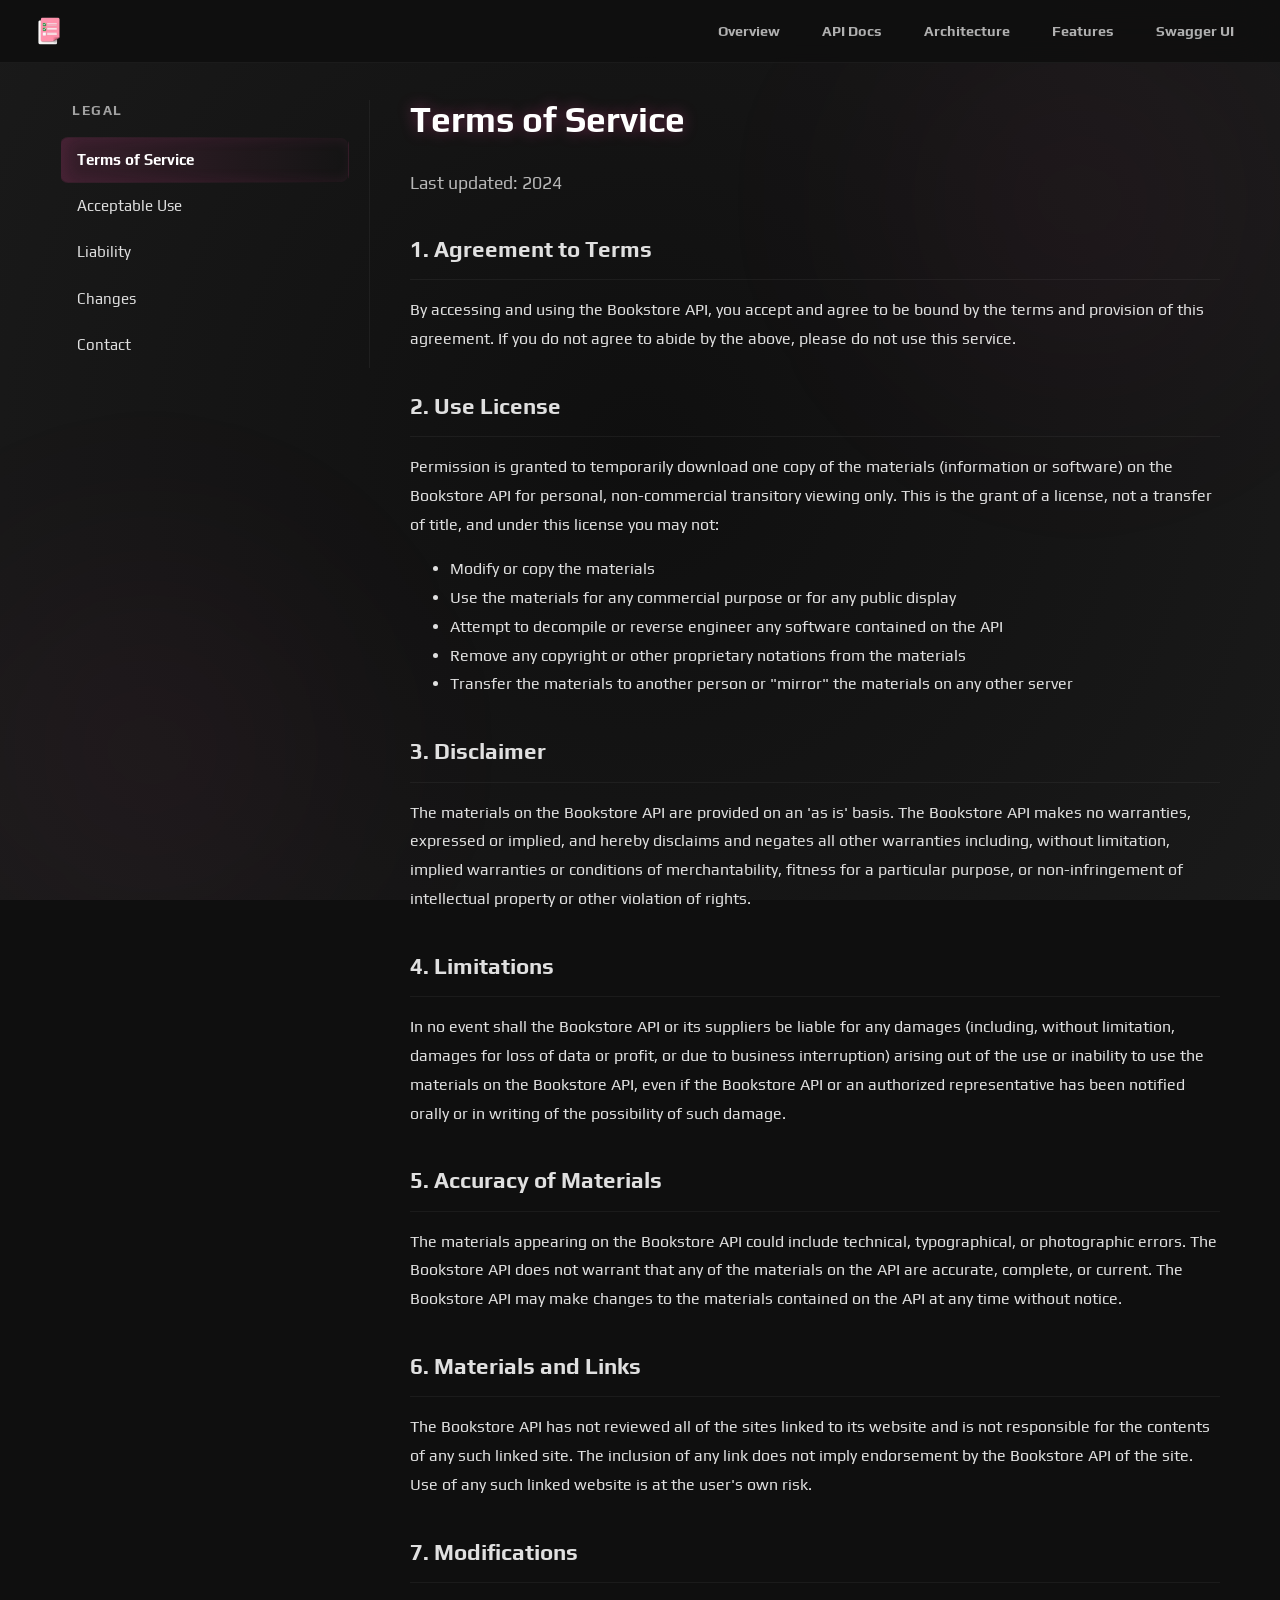
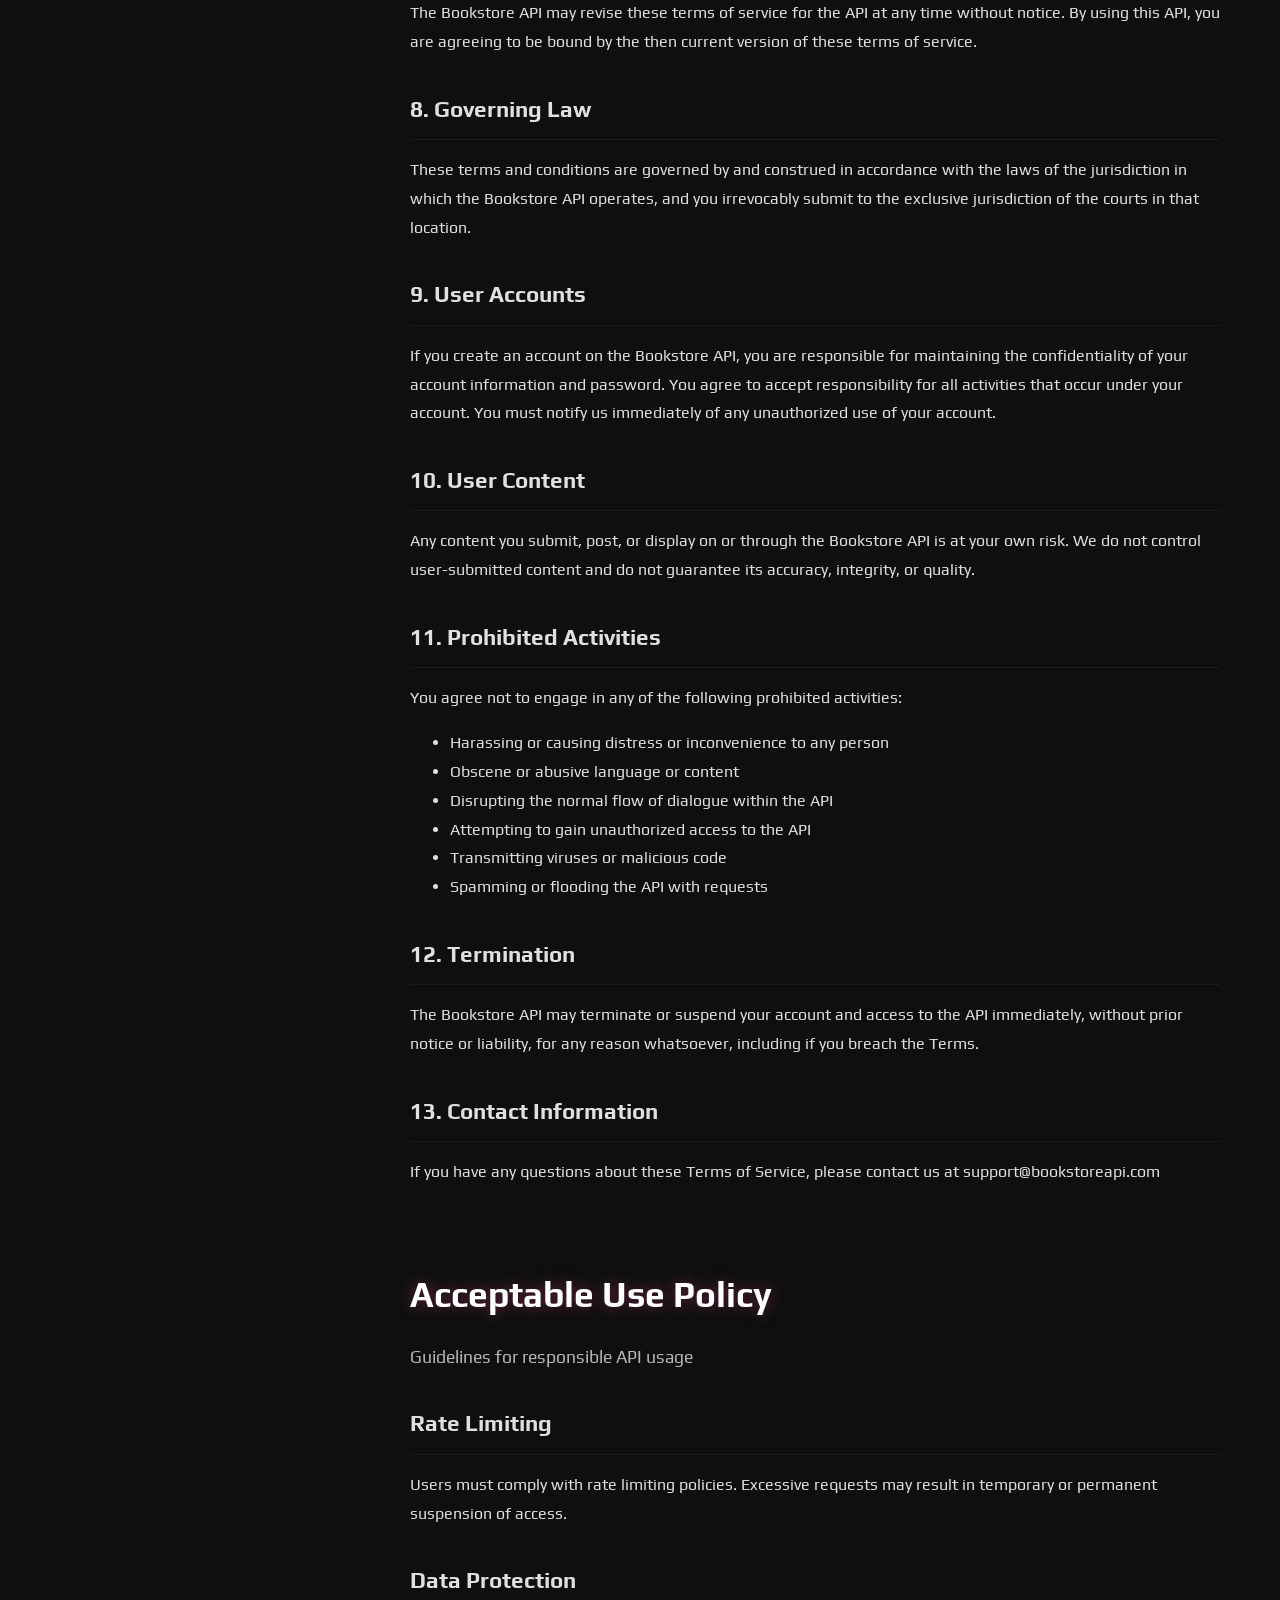
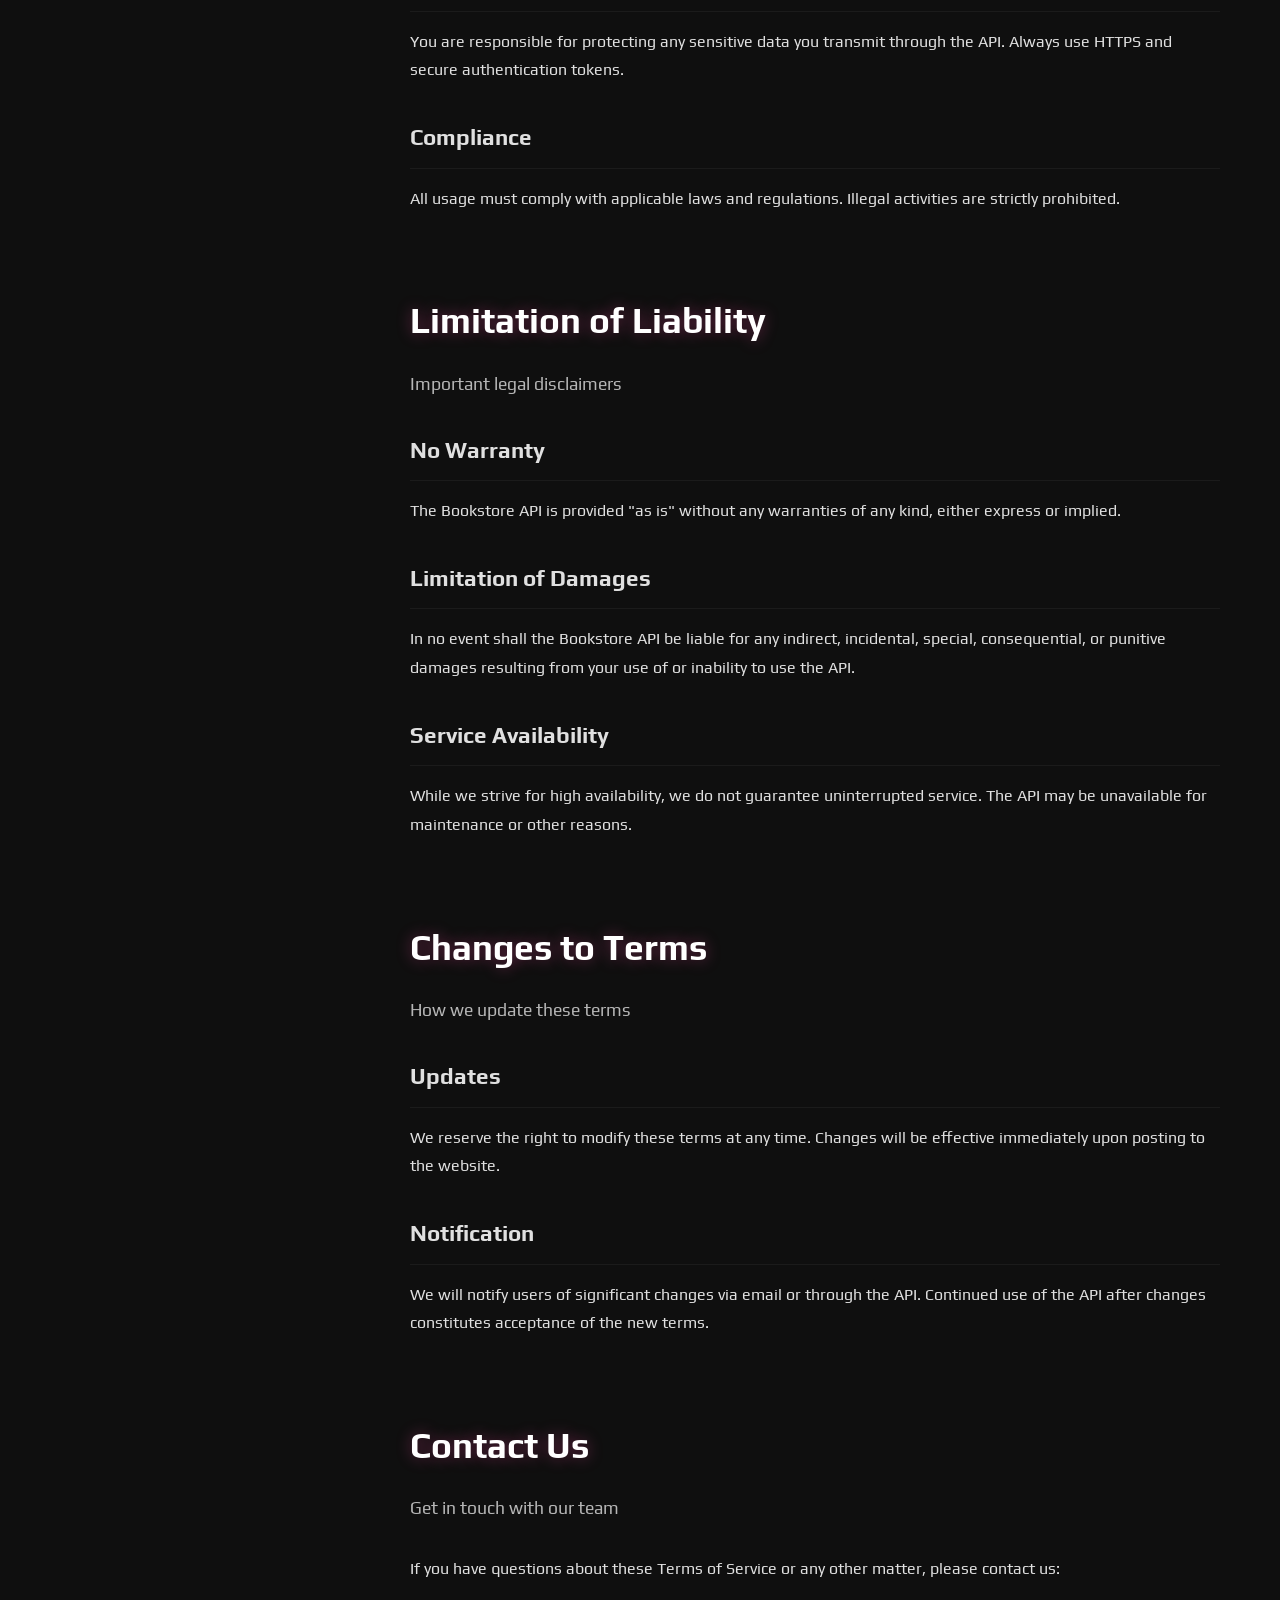
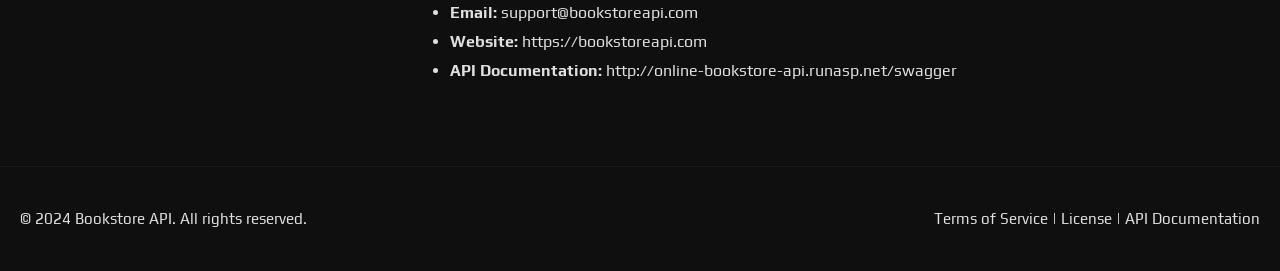
<file: src/TaskManagementAPI/wwwroot/terms.html>
<!DOCTYPE html>
<html lang="en">
<head>
    <meta charset="UTF-8">
    <meta name="viewport" content="width=device-width, initial-scale=1.0">
    <title>Terms of Service - Task Management API</title>
    <link rel="icon" type="image/png" href="images/logo.png">
    <link rel="stylesheet" href="css/styles.css">
</head>
<body>
    <div class="bg-atmosphere"></div>
    <div class="container">
        <header>
            <div class="header-container">
                <a href="index.html" class="logo-section">
                    <img src="images/logo.png" alt="Task Management API Logo" class="logo-image">
                    <span class="brand-name">Task Management API</span>
                </a>
                <nav class="navbar">
                    <ul>
                        <li><a href="index.html">Overview</a></li>
                        <li><a href="api-docs.html">API Docs</a></li>
                        <li><a href="architecture.html">Architecture</a></li>
                        <li><a href="features.html">Features</a></li>
                        <li><a href="http://localhost:5120/swagger" target="_blank">Swagger UI</a></li>
                    </ul>
                </nav>
            </div>
        </header>

        <main>
            <div class="doc-layout">
                <aside class="doc-sidebar">
                    <div class="sidebar-title">Legal</div>
                    <a href="#terms" class="sidebar-link active">Terms of Service</a>
                    <a href="#use" class="sidebar-link">Acceptable Use</a>
                    <a href="#liability" class="sidebar-link">Liability</a>
                    <a href="#changes" class="sidebar-link">Changes</a>
                    <a href="#contact" class="sidebar-link">Contact</a>
                </aside>

                <div class="doc-content">
                    <section id="terms">
                        <h2>Terms of Service</h2>
                        <p class="subtitle">Last updated: 2024</p>

                        <div class="legal-content">
                            <h3>1. Agreement to Terms</h3>
                            <p>By accessing and using the Bookstore API, you accept and agree to be bound by the terms and provision of this agreement. If you do not agree to abide by the above, please do not use this service.</p>

                            <h3>2. Use License</h3>
                            <p>Permission is granted to temporarily download one copy of the materials (information or software) on the Bookstore API for personal, non-commercial transitory viewing only. This is the grant of a license, not a transfer of title, and under this license you may not:</p>
                            <ul>
                                <li>Modify or copy the materials</li>
                                <li>Use the materials for any commercial purpose or for any public display</li>
                                <li>Attempt to decompile or reverse engineer any software contained on the API</li>
                                <li>Remove any copyright or other proprietary notations from the materials</li>
                                <li>Transfer the materials to another person or "mirror" the materials on any other server</li>
                            </ul>

                            <h3>3. Disclaimer</h3>
                            <p>The materials on the Bookstore API are provided on an 'as is' basis. The Bookstore API makes no warranties, expressed or implied, and hereby disclaims and negates all other warranties including, without limitation, implied warranties or conditions of merchantability, fitness for a particular purpose, or non-infringement of intellectual property or other violation of rights.</p>

                            <h3>4. Limitations</h3>
                            <p>In no event shall the Bookstore API or its suppliers be liable for any damages (including, without limitation, damages for loss of data or profit, or due to business interruption) arising out of the use or inability to use the materials on the Bookstore API, even if the Bookstore API or an authorized representative has been notified orally or in writing of the possibility of such damage.</p>

                            <h3>5. Accuracy of Materials</h3>
                            <p>The materials appearing on the Bookstore API could include technical, typographical, or photographic errors. The Bookstore API does not warrant that any of the materials on the API are accurate, complete, or current. The Bookstore API may make changes to the materials contained on the API at any time without notice.</p>

                            <h3>6. Materials and Links</h3>
                            <p>The Bookstore API has not reviewed all of the sites linked to its website and is not responsible for the contents of any such linked site. The inclusion of any link does not imply endorsement by the Bookstore API of the site. Use of any such linked website is at the user's own risk.</p>

                            <h3>7. Modifications</h3>
                            <p>The Bookstore API may revise these terms of service for the API at any time without notice. By using this API, you are agreeing to be bound by the then current version of these terms of service.</p>

                            <h3>8. Governing Law</h3>
                            <p>These terms and conditions are governed by and construed in accordance with the laws of the jurisdiction in which the Bookstore API operates, and you irrevocably submit to the exclusive jurisdiction of the courts in that location.</p>

                            <h3>9. User Accounts</h3>
                            <p>If you create an account on the Bookstore API, you are responsible for maintaining the confidentiality of your account information and password. You agree to accept responsibility for all activities that occur under your account. You must notify us immediately of any unauthorized use of your account.</p>

                            <h3>10. User Content</h3>
                            <p>Any content you submit, post, or display on or through the Bookstore API is at your own risk. We do not control user-submitted content and do not guarantee its accuracy, integrity, or quality.</p>

                            <h3>11. Prohibited Activities</h3>
                            <p>You agree not to engage in any of the following prohibited activities:</p>
                            <ul>
                                <li>Harassing or causing distress or inconvenience to any person</li>
                                <li>Obscene or abusive language or content</li>
                                <li>Disrupting the normal flow of dialogue within the API</li>
                                <li>Attempting to gain unauthorized access to the API</li>
                                <li>Transmitting viruses or malicious code</li>
                                <li>Spamming or flooding the API with requests</li>
                            </ul>

                            <h3>12. Termination</h3>
                            <p>The Bookstore API may terminate or suspend your account and access to the API immediately, without prior notice or liability, for any reason whatsoever, including if you breach the Terms.</p>

                            <h3>13. Contact Information</h3>
                            <p>If you have any questions about these Terms of Service, please contact us at support@bookstoreapi.com</p>
                        </div>
                    </section>

                    <section id="use">
                        <h2>Acceptable Use Policy</h2>
                        <p class="subtitle">Guidelines for responsible API usage</p>

                        <div class="legal-content">
                            <h3>Rate Limiting</h3>
                            <p>Users must comply with rate limiting policies. Excessive requests may result in temporary or permanent suspension of access.</p>

                            <h3>Data Protection</h3>
                            <p>You are responsible for protecting any sensitive data you transmit through the API. Always use HTTPS and secure authentication tokens.</p>

                            <h3>Compliance</h3>
                            <p>All usage must comply with applicable laws and regulations. Illegal activities are strictly prohibited.</p>
                        </div>
                    </section>

                    <section id="liability">
                        <h2>Limitation of Liability</h2>
                        <p class="subtitle">Important legal disclaimers</p>

                        <div class="legal-content">
                            <h3>No Warranty</h3>
                            <p>The Bookstore API is provided "as is" without any warranties of any kind, either express or implied.</p>

                            <h3>Limitation of Damages</h3>
                            <p>In no event shall the Bookstore API be liable for any indirect, incidental, special, consequential, or punitive damages resulting from your use of or inability to use the API.</p>

                            <h3>Service Availability</h3>
                            <p>While we strive for high availability, we do not guarantee uninterrupted service. The API may be unavailable for maintenance or other reasons.</p>
                        </div>
                    </section>

                    <section id="changes">
                        <h2>Changes to Terms</h2>
                        <p class="subtitle">How we update these terms</p>

                        <div class="legal-content">
                            <h3>Updates</h3>
                            <p>We reserve the right to modify these terms at any time. Changes will be effective immediately upon posting to the website.</p>

                            <h3>Notification</h3>
                            <p>We will notify users of significant changes via email or through the API. Continued use of the API after changes constitutes acceptance of the new terms.</p>
                        </div>
                    </section>

                    <section id="contact">
                        <h2>Contact Us</h2>
                        <p class="subtitle">Get in touch with our team</p>

                        <div class="legal-content">
                            <p>If you have questions about these Terms of Service or any other matter, please contact us:</p>
                            <ul>
                                <li><strong>Email:</strong> support@bookstoreapi.com</li>
                                <li><strong>Website:</strong> https://bookstoreapi.com</li>
                                <li><strong>API Documentation:</strong> http://online-bookstore-api.runasp.net/swagger</li>
                            </ul>
                        </div>
                    </section>
                </div>
            </div>
        </main>

        <footer>
            <div class="footer-content">
                <div class="footer-left">
                    <p>&copy; 2024 Bookstore API. All rights reserved.</p>
                </div>
                <div class="footer-right">
                    <p>
                        <a href="terms.html">Terms of Service</a> | 
                        <a href="license.html">License</a> | 
                        <a href="http://online-bookstore-api.runasp.net/swagger" target="_blank">API Documentation</a>
                    </p>
                </div>
            </div>
        </footer>
    </div>

    <script src="js/main.js"></script>
</body>
</html>
</file>
<file: src/TaskManagementAPI/wwwroot/css/styles.css>
/* ============================================GOOGLE FONTS============================================ */
@import url('https://fonts.googleapis.com/css2?family=Play:wght@400;700&display=swap');

/* ============================================DESIGN SYSTEM - CENTRALIZED============================================ */
:root {
  /* ========== TYPOGRAPHY ========== */
  --font-family-primary: "Play", sans-serif;
  --font-family-fallback: "Segoe UI", Tahoma, Geneva, Verdana, sans-serif;
  --font-family-mono: "Courier New", Courier, monospace;
  
  --font-weight-regular: 400;
  --font-weight-bold: 700;
  
  --font-size-xs: 0.75rem;
  --font-size-sm: 0.9rem;
  --font-size-base: 1rem;
  --font-size-lg: 1.1rem;
  --font-size-xl: 1.25rem;
  --font-size-2xl: 1.4rem;
  --font-size-3xl: 2rem;
  --font-size-4xl: 2.2rem;
  --font-size-5xl: 3.5rem;
  
  --line-height-tight: 1.2;
  --line-height-normal: 1.6;
  --line-height-relaxed: 1.8;
  
  /* ========== COLORS - PRIMARY ========== */
  --color-primary: #ec4899;
  --color-primary-dark: #be185d;
  --color-primary-light: #f472b6;
  
  /* ========== COLORS - BACKGROUNDS ========== */
  --color-bg-dark: #0f0f0f;
  --color-bg-darker: #1a1a1a;
  --color-bg-card: #2a2a2a;
  --color-bg-light: #2a2a2a;
  
  /* ========== COLORS - TEXT ========== */
  --color-text-primary: #ffffff;
  --color-text-secondary: #e0e0e0;
  --color-text-muted: #b0b0b0;
  
  /* ========== COLORS - SEMANTIC ========== */
  --color-success: #28a745;
  --color-danger: #dc3545;
  --color-warning: #ffc107;
  
  /* ========== COLORS - BORDERS ========== */
  --color-border: #404040;
  --color-border-dark: #404040;
  
  /* ========== SHADOWS ========== */
  --shadow-pink: rgba(236, 72, 153, 0.4);
  --shadow-pink-strong: rgba(236, 72, 153, 0.6);
  --shadow-sm: 0 4px 15px rgba(0, 0, 0, 0.2);
  --shadow-md: 0 8px 25px rgba(0, 0, 0, 0.3);
  --shadow-lg: 0 15px 40px rgba(0, 0, 0, 0.4);
  
  /* ========== SPACING ========== */
  --spacing-xs: 4px;
  --spacing-sm: 8px;
  --spacing-md: 12px;
  --spacing-lg: 16px;
  --spacing-xl: 20px;
  --spacing-2xl: 24px;
  --spacing-3xl: 30px;
  --spacing-4xl: 40px;
  --spacing-5xl: 60px;
  
  /* ========== BORDER RADIUS ========== */
  --radius-sm: 4px;
  --radius-md: 8px;
  --radius-lg: 10px;
  --radius-xl: 12px;
  --radius-full: 50%;
  
  /* ========== TRANSITIONS ========== */
  --transition-fast: 0.2s ease;
  --transition-normal: 0.3s ease;
  --transition-slow: 0.4s cubic-bezier(0.4, 0, 0.2, 1);
}

/* ============================================FONT UTILITIES============================================ */
.play-regular {
  font-family: var(--font-family-primary);
  font-weight: var(--font-weight-regular);
  font-style: normal;
}

.play-bold {
  font-family: var(--font-family-primary);
  font-weight: var(--font-weight-bold);
  font-style: normal;
}

/* ============================================SCROLLBAR============================================ */
::-webkit-scrollbar {
  width: 6px;
}

::-webkit-scrollbar-track {
  background: var(--color-bg-darker);
}

::-webkit-scrollbar-thumb {
  background: var(--color-primary);
  border-radius: 3px;
}

::-webkit-scrollbar-thumb:hover {
  background: var(--color-primary-light);
}

* {
  scrollbar-width: thin;
  scrollbar-color: var(--color-primary) var(--color-bg-darker);
  box-sizing: border-box;
}

#swagger-ui, #swagger-ui * {
  transition: none !important;
}

/* ============================================BASE & TYPOGRAPHY============================================ */
html, body {
  margin: 0;
  padding: 0;
  width: 100%;
  height: 100%;
  font-family: var(--font-family-primary), var(--font-family-fallback);
  background: transparent;
  color: var(--color-text-secondary);
  display: flex;
  flex-direction: column;
  font-weight: var(--font-weight-regular);
  font-size: var(--font-size-base);
  line-height: var(--line-height-normal);
}

html {
  background-color: var(--color-bg-dark);
}

/* ============================================CINEMATIC BACKGROUND ANIMATION============================================ */
.bg-atmosphere {
  position: fixed;
  top: 0;
  left: 0;
  width: 100%;
  height: 100%;
  z-index: -2;
  overflow: hidden;
  background: radial-gradient(circle at 50% 50%, var(--color-bg-dark) 0%, var(--color-bg-darker) 100%);
  pointer-events: none;
}

.bg-atmosphere::after, .bg-atmosphere::before {
  content: '';
  position: absolute;
  width: 600px;
  height: 600px;
  border-radius: 50%;
  background: radial-gradient(circle, rgba(236, 72, 153, 0.05) 0%, transparent 70%);
  filter: blur(80px);
  z-index: -1;
  animation: floatGlow 20s infinite alternate ease-in-out;
}

.bg-atmosphere::before {
  top: -100px;
  right: -100px;
  animation-delay: -5s;
}

.bg-atmosphere::after {
  bottom: -150px;
  left: -150px;
  animation-duration: 25s;
}

@keyframes floatGlow {
  0% { transform: translate(0, 0) scale(1); }
  100% { transform: translate(-100px, 100px) scale(1.2); }
}

.container {
  display: flex;
  flex-direction: column;
  min-height: 100vh;
  width: 100%;
}

main {
  flex: 1;
  width: 100%;
  max-width: 100%;
  margin: 0;
  padding: 0px 20px;
}

a {
  color: var(--color-primary);
  text-decoration: none;
  transition: all var(--transition-normal);
  position: relative;
}

a:hover {
  color: var(--color-primary-light);
  text-shadow: 0 0 10px var(--shadow-pink-strong);
}

/* ============================================GLOBAL HEADER============================================ */
header {
  background: rgba(15, 15, 15, 0.85);
  backdrop-filter: blur(20px);
  border-bottom: 1px solid rgba(255, 255, 255, 0.05);
  padding: 12px 0;
  position: sticky;
  top: 0;
  z-index: 2000;
  width: 100%;
  display: flex;
  justify-content: center;
}

.header-container {
  width: 100%;
  max-width: 1300px;
  padding: 0 30px;
  display: flex;
  justify-content: space-between;
  align-items: center;
}

.logo-section {
  display: flex;
  align-items: center;
  gap: 15px;
  text-decoration: none;
  transition: transform 0.3s ease;
}

.logo-section:hover {
  transform: scale(1.02);
}

.logo-section img {
  height: 38px;
  width: auto;
}

.brand-name {
  font-size: 1.3rem;
  font-weight: 700;
  color: white;
  letter-spacing: -0.5px;
  background: linear-gradient(90deg, #fff 0%, var(--primary-color) 100%);
  -webkit-background-clip: text;
  background-clip: text;
  -webkit-text-fill-color: transparent;
  font-family: "Play", sans-serif;
}

.navbar ul {
  display: flex;
  gap: 10px;
  list-style: none;
  margin: 0;
  padding: 0;
}

.navbar a {
  color: var(--color-text-muted);
  font-size: var(--font-size-sm);
  font-weight: 600;
  padding: var(--spacing-sm) var(--spacing-lg);
  border-radius: var(--radius-lg) var(--radius-lg) 0 0;
  border-bottom: 2px solid transparent;
  transition: all var(--transition-slow);
  font-family: var(--font-family-primary);
}

.navbar a:hover, .navbar a.active {
  color: var(--color-text-primary);
  background: rgba(236, 72, 153, 0.1);
  border-bottom: 2px solid var(--color-primary);
}

/* ============================================DOC LAYOUT============================================ */
.doc-layout {
  display: grid;
  grid-template-columns: 310px 1fr;
  gap: 40px;
  max-width: 1440px;
  margin: 0 auto;
  padding: 0px 40px;
  flex: 1;
  align-items: start;
  width: 100%;
}

.doc-sidebar {
  position: sticky;
  top: 100px;
  height: fit-content;
  max-height: calc(100vh - 120px);
  overflow-y: auto;
  padding-right: 20px;
  border-right: 1px solid rgba(255, 255, 255, 0.05);
}

.search-box {
  margin-bottom: 25px;
  padding: 0 10px;
}

.search-box input {
  width: 100%;
  padding: 10px 15px;
  background: rgba(0, 0, 0, 0.2);
  border: 1px solid rgba(255, 255, 255, 0.1);
  border-radius: 10px;
  color: white;
  font-size: 0.9rem;
  transition: all 0.3s ease;
}

.search-box input:focus {
  outline: none;
  border-color: var(--primary-color);
  box-shadow: 0 0 10px rgba(236, 72, 153, 0.2);
  background: rgba(0, 0, 0, 0.3);
}

.sidebar-title {
  color: white;
  font-size: 0.85rem;
  font-weight: 700;
  text-transform: uppercase;
  letter-spacing: 1.5px;
  margin-bottom: 15px;
  padding-left: 12px;
  opacity: 0.6;
  font-family: "Play", sans-serif;
}

.sidebar-link {
  display: flex;
  align-items: center;
  gap: 12px;
  padding: 10px 16px;
  color: var(--text-muted);
  text-decoration: none;
  border-radius: 8px;
  font-size: 0.95rem;
  font-weight: 500;
  transition: all 0.2s ease;
  border: 1px solid transparent;
}

.sidebar-link:hover {
  color: white;
  background: rgba(236, 72, 153, 0.05);
  transform: translateX(5px);
}

.sidebar-link.active {
  color: white;
  background: linear-gradient(90deg, rgba(236, 72, 153, 0.15) 0%, transparent 100%);
  box-shadow: inset 5px 0 15px rgba(236, 72, 153, 0.1);
  font-weight: 700;
}

.doc-content {
  min-width: 0;
}

.doc-content section, .section {
  margin-bottom: 80px;
  max-width: 1200px;
  margin-left: auto;
  margin-right: auto;
}

.doc-content h2, .section h2 {
  color: white;
  font-size: 2.2rem;
  margin-bottom: 20px;
  display: flex;
  align-items: center;
  gap: 15px;
  text-shadow: 0 0 15px var(--shadow-pink);
  font-family: "Play", sans-serif;
  font-weight: 700;
}

.doc-content h3, .section h3 {
  color: var(--primary-color);
  font-size: 1.4rem;
  margin: 40px 0 15px 0;
  padding-bottom: 10px;
  border-bottom: 1px solid rgba(255, 255, 255, 0.05);
  font-family: "Play", sans-serif;
  font-weight: 700;
}

.section p {
  color: var(--text-muted);
  line-height: 1.6;
  font-size: 1rem;
}

.section code, .section > code, .getting-started > code, li code, p code {
  background: var(--bg-card);
  padding: 2px 7px;
  border-radius: 4px;
  color: var(--bright-pink);
  font-family: "Courier New", monospace;
  font-size: 0.9em;
}

.section > code, .getting-started > code {
  display: block;
  margin: 8px 0;
  padding: 4px 10px;
  overflow-x: auto;
}

.section ul {
  color: var(--text-muted);
  line-height: 1.8;
}

.section ul li {
  margin-bottom: 8px;
}

.subtitle {
  font-size: 1.1em;
  line-height: 1.6;
  color: var(--text-muted);
  opacity: 0.8;
  margin-bottom: 30px;
}

.legal-content {
  margin: 2rem 0;
  line-height: 1.8;
}

.legal-content h3 {
  margin-top: 2rem;
  color: var(--primary-color);
}

/* ============================================ENHANCED COMPONENTS============================================ */
.docbox {
  position: relative;
  background: linear-gradient(135deg, rgba(25, 25, 25, 0.95) 0%, rgba(38, 38, 38, 0.95) 100%);
  border: 1px solid rgba(255, 255, 255, 0.05);
  border-radius: 12px;
  box-shadow: 0 10px 30px rgba(0, 0, 0, 0.3);
  margin: 25px 0;
  overflow: hidden;
}

.docbox::before {
  content: "JSON";
  position: absolute;
  top: 0;
  right: 20px;
  background: var(--bg-darker);
  padding: 4px 10px;
  border-radius: 0 0 6px 6px;
  font-size: 0.75rem;
  font-weight: 700;
  color: var(--text-muted);
  border: 1px solid rgba(255, 255, 255, 0.05);
  border-top: none;
}

.docbox-http::before {
  content: "HTTP";
}

.docbox pre {
  margin: 0;
  padding: 24px;
  background: transparent;
  box-shadow: none;
  overflow-x: auto;
}

.docbox pre::-webkit-scrollbar {
  height: 4px;
}

.docbox code {
  font-family: "Courier New", Courier, monospace;
  font-size: 14px;
  line-height: 1.6;
  color: var(--text-light);
  display: block;
  white-space: pre;
  padding: 0;
  background: transparent;
}

.docbox span {
  color: var(--bright-blue);
  font-weight: 600;
}

.status-code {
  color: var(--primary-color);
  font-weight: 700;
}

.status-code.error {
  color: #ff4d4d;
}

.callout {
  background: rgba(236, 72, 153, 0.05);
  padding: 20px;
  border-radius: 12px;
  margin: 30px 0;
}

.callout-title {
  color: white;
  font-weight: 700;
  margin-bottom: 8px;
  display: flex;
  align-items: center;
  gap: 10px;
  font-family: "Play", sans-serif;
}

.doc-links {
  display: grid;
  grid-template-columns: repeat(auto-fit, minmax(250px, 1fr));
  gap: 20px;
  margin: 20px 0;
}

.doc-link {
  display: block;
  background: var(--bg-card);
  padding: 25px;
  border-radius: 8px;
  transition: all 0.3s ease;
  text-decoration: none;
  color: inherit;
}

.doc-link:hover {
  transform: translateY(-5px);
  box-shadow: 0 8px 25px var(--shadow-pink);
  border-color: var(--primary-color);
}

.doc-link h3 {
  margin-top: 0;
  color: white;
}

.doc-link p {
  margin: 10px 0 0 0;
  color: var(--text-muted);
}

.getting-started-grid {
  display: grid;
  grid-template-columns: repeat(auto-fit, minmax(300px, 1fr));
  gap: 25px;
  margin-top: 30px;
}

.getting-started-card {
  background: var(--bg-card);
  padding: 30px;
  border-radius: 12px;
  border: 1px solid rgba(255, 255, 255, 0.05);
  transition: all 0.4s cubic-bezier(0.175, 0.885, 0.32, 1.275);
  box-shadow: 0 4px 20px rgba(0, 0, 0, 0.2);
  position: relative;
  overflow: hidden;
}

.getting-started-card::before {
  content: '';
  position: absolute;
  top: 0;
  left: 0;
  width: 100%;
  height: 100%;
  background: radial-gradient(circle at top right, rgba(236, 72, 153, 0.03), transparent 70%);
  pointer-events: none;
}

.getting-started-card:hover {
  transform: translateY(-8px);
  border-color: rgba(236, 72, 153, 0.3);
  box-shadow: 0 15px 40px rgba(0, 0, 0, 0.4), 0 0 20px rgba(236, 72, 153, 0.1);
}

.getting-started-card h3 {
  margin-top: 0;
  color: var(--primary-color);
  font-size: 1.25rem;
  margin-bottom: 20px;
  display: flex;
  align-items: center;
  gap: 12px;
  font-family: "Play", sans-serif;
  font-weight: 700;
}

.getting-started-card code {
  display: block;
  background: var(--bg-darker);
  padding: 12px 16px;
  border-radius: 8px;
  margin: 15px 0;
  color: var(--bright-pink);
  font-family: "Courier New", Courier, monospace;
  font-size: 0.9rem;
  border: 1px solid rgba(236, 72, 153, 0.1);
}

.getting-started-card ul {
  margin: 0;
  padding-left: 1.2rem;
}

.getting-started-card ul li {
  margin-bottom: 8px;
  font-size: 0.9rem;
}

/* ============================================BUTTONS============================================ */
.button, .home-btn {
  display: inline-flex;
  align-items: center;
  justify-content: center;
  gap: 10px;
  padding: 12px 24px;
  height: 45px;
  min-width: 140px;
  font-size: 15px;
  font-weight: 600;
  font-family: "Play", sans-serif;
  border: none;
  border-radius: 10px;
  cursor: pointer;
  transition: all 0.3s cubic-bezier(0.4, 0, 0.2, 1);
  letter-spacing: 0.5px;
  background: linear-gradient(135deg, var(--primary-color) 0%, var(--dark-pink) 100%);
  color: white !important;
  box-shadow: 0 4px 15px var(--shadow-pink);
  text-decoration: none;
}

.home-buttons a.home-btn {
  color: white !important;
}

.button:hover, .home-btn:hover {
  background: linear-gradient(135deg, var(--bright-pink) 0%, var(--primary-color) 100%);
  box-shadow: 0 8px 25px var(--shadow-pink-strong), 0 0 15px var(--primary-color);
  transform: translateY(-3px) scale(1.03);
  color: white !important;
}

.home-btn-secondary {
  background: rgba(255, 255, 255, 0.05);
  color: var(--text-light) !important;
  border: 1px solid var(--border-dark);
  backdrop-filter: blur(10px);
}

.home-btn-secondary:hover {
  background: rgba(236, 72, 153, 0.1);
  border-color: var(--primary-color);
  color: white !important;
  box-shadow: 0 8px 25px var(--shadow-pink), 0 0 15px var(--primary-color);
}

/* ============================================FOOTER============================================ */
footer {
  background: linear-gradient(135deg, var(--bg-darker) 0%, var(--bg-dark) 100%);
  color: var(--text-muted);
  width: 100%;
  padding: 40px 20px;
  margin-top: auto;
  flex-shrink: 0;
  border-top: 1px solid rgba(255, 255, 255, 0.05);
}

.footer-content {
  display: flex;
  justify-content: space-between;
  align-items: center;
  max-width: 1300px;
  margin: 0 auto;
  width: 100%;
  flex-wrap: wrap;
  gap: 20px;
}

.footer-left p, .footer-right p {
  margin: 0;
  font-size: 0.95rem;
  line-height: 1.6;
}

.footer-left a, .footer-right a {
  color: var(--primary-color);
  font-weight: 500;
  transition: all 0.3s ease;
}

.footer-left a:hover, .footer-right a:hover {
  color: white;
  text-shadow: 0 0 10px var(--shadow-pink);
}

/* ============================================MOBILE MENU TOGGLE============================================ */
.mobile-menu-toggle {
  display: none;
  flex-direction: column;
  justify-content: center;
  align-items: center;
  width: 44px;
  height: 44px;
  background: transparent;
  border: 1px solid rgba(255, 255, 255, 0.1);
  border-radius: 10px;
  cursor: pointer;
  padding: 0;
  z-index: 2100;
  transition: all 0.3s ease;
  gap: 5px;
}

.mobile-menu-toggle:hover {
  background: rgba(236, 72, 153, 0.1);
  border-color: var(--primary-color);
}

.mobile-menu-toggle span {
  display: block;
  width: 22px;
  height: 2px;
  background: var(--text-light);
  border-radius: 2px;
  transition: all 0.35s cubic-bezier(0.4, 0, 0.2, 1);
  transform-origin: center;
}

/* Hamburger → X animation */
.mobile-menu-toggle.active span:nth-child(1) {
  transform: translateY(7px) rotate(45deg);
}

.mobile-menu-toggle.active span:nth-child(2) {
  opacity: 0;
  transform: scaleX(0);
}

.mobile-menu-toggle.active span:nth-child(3) {
  transform: translateY(-7px) rotate(-45deg);
}

/* Mobile nav overlay backdrop */
.nav-backdrop {
  display: none;
  position: fixed;
  top: 0;
  left: 0;
  width: 100%;
  height: 100%;
  background: rgba(0, 0, 0, 0.5);
  backdrop-filter: blur(4px);
  z-index: 1999;
  opacity: 0;
  transition: opacity 0.3s ease;
}

.nav-backdrop.active {
  display: block;
  opacity: 1;
}

/* ============================================RESPONSIVE============================================ */
@media screen and (max-width: 968px) {
  .doc-layout {
    grid-template-columns: 1fr;
    gap: 20px;
    padding: 20px 15px;
  }

  .doc-sidebar {
    position: relative;
    top: 0;
    max-height: none;
    padding-right: 0;
    border-right: none;
    border-bottom: 1px solid rgba(255, 255, 255, 0.05);
    padding-bottom: 20px;
    overflow-x: auto;
  }

  .sidebar-link {
    white-space: nowrap;
    padding: 8px 12px;
    font-size: 0.85rem;
  }
}

@media screen and (max-width: 768px) {
  /* Show hamburger toggle */
  .mobile-menu-toggle {
    display: flex;
  }

  /* Mobile nav menu */
  .navbar {
    position: fixed;
    top: 0;
    right: -100%;
    width: 280px;
    height: 100vh;
    background: rgba(15, 15, 15, 0.98);
    backdrop-filter: blur(30px);
    border-left: 1px solid rgba(255, 255, 255, 0.08);
    z-index: 2050;
    padding: 80px 20px 30px;
    transition: right 0.4s cubic-bezier(0.4, 0, 0.2, 1);
    box-shadow: -10px 0 40px rgba(0, 0, 0, 0.5);
    overflow-y: auto;
  }

  .navbar.active {
    right: 0;
  }

  .navbar ul {
    flex-direction: column;
    gap: 6px;
  }

  .navbar li {
    width: 100%;
  }

  .navbar a {
    display: flex;
    align-items: center;
    padding: 14px 20px;
    font-size: 1rem;
    border-radius: 10px;
    border-bottom: none;
    color: var(--text-muted);
    transition: all 0.25s ease;
    width: 100%;
  }

  .navbar a:hover, .navbar a.active {
    background: rgba(236, 72, 153, 0.12);
    color: white;
    border-bottom: none;
    transform: translateX(4px);
    box-shadow: inset 3px 0 0 var(--primary-color);
  }

  /* Header adjustments */
  .header-container {
    padding: 0 16px;
  }

  .brand-name {
    font-size: 1.1rem;
  }

  .logo-section img {
    height: 32px;
  }

  /* Layout adjustments */
  .doc-layout {
    grid-template-columns: 1fr;
    gap: 15px;
    padding: 15px 12px;
  }

  .doc-content section, .section {
    margin-bottom: 50px;
  }

  .doc-content h2, .section h2 {
    font-size: 1.6rem;
  }

  .doc-content h3, .section h3 {
    font-size: 1.15rem;
  }

  /* Hero responsive */
  .hero-section {
    min-height: auto;
    padding: 40px 16px 60px;
  }

  .hero-title {
    font-size: 2rem;
  }

  .hero-subtitle {
    font-size: 1.1rem;
    margin-bottom: 30px;
  }

  .home-buttons {
    flex-direction: column;
    align-items: center;
    gap: 12px;
  }

  .home-btn {
    width: 100%;
    max-width: 280px;
  }

  /* Cards responsive */
  .getting-started-grid {
    grid-template-columns: 1fr;
    gap: 15px;
  }

  .features-grid {
    grid-template-columns: 1fr;
    gap: 15px;
  }

  .doc-links {
    grid-template-columns: 1fr;
    gap: 15px;
  }

  .endpoints-cards {
    grid-template-columns: 1fr;
    gap: 12px;
  }

  .endpoints-container {
    padding: 0;
  }

  /* Footer responsive */
  .footer-content {
    flex-direction: column;
    text-align: center;
    gap: 15px;
  }

  .footer-left, .footer-right {
    text-align: center;
  }

  /* Error page */
  .error-code {
    font-size: 6rem;
  }

  .error-message {
    font-size: 1.4rem;
  }

  main {
    padding: 10px 8px;
  }
}

@media screen and (max-width: 480px) {
  .header-container {
    padding: 0 12px;
  }

  .brand-name {
    font-size: 1rem;
  }

  .logo-section img {
    height: 28px;
  }

  .logo-section {
    gap: 10px;
  }

  .hero-title {
    font-size: 1.6rem;
  }

  .hero-subtitle {
    font-size: 0.95rem;
  }

  .doc-content h2, .section h2 {
    font-size: 1.35rem;
    gap: 10px;
  }

  .docbox code, pre code {
    font-size: 11px;
  }

  .docbox pre {
    padding: 16px 12px;
  }

  .getting-started-card {
    padding: 20px;
  }

  .feature-card {
    padding: 18px;
  }

  .callout {
    padding: 15px;
  }

  .error-code {
    font-size: 4rem;
  }
}

/* ============================================ANIMATIONS============================================ */
@keyframes floating {
  0% { transform: translateY(0px); }
  50% { transform: translateY(-20px); }
  100% { transform: translateY(0px); }
}

@keyframes pulseGlow {
  0% { text-shadow: 0 0 10px var(--shadow-pink); }
  50% { text-shadow: 0 0 30px var(--shadow-pink-strong), 0 0 50px var(--primary-color); }
  100% { text-shadow: 0 0 10px var(--shadow-pink); }
}

@keyframes fadeIn {
  from { opacity: 0; transform: translateY(20px); }
  to { opacity: 1; transform: translateY(0); }
}

/* ============================================HOME PAGE============================================ */
.hero-section {
  min-height: calc(100vh - 200px);
  display: flex;
  flex-direction: column;
  justify-content: center;
  align-items: center;
  text-align: center;
  padding: 60px 20px;
  background: radial-gradient(circle at center, rgba(236, 72, 153, 0.1) 0%, transparent 70%);
}

.hero-logo {
  width: 120px;
  height: 120px;
  margin-bottom: 30px;
  filter: drop-shadow(0 0 20px var(--shadow-pink-strong));
  animation: floating 4s ease-in-out infinite;
}

.hero-title {
  font-size: 3.5rem;
  font-weight: 700;
  color: white;
  margin-bottom: 10px;
  text-shadow: 0 0 20px rgba(0, 0, 0, 0.5);
  animation: fadeIn 0.8s ease-out;
  font-family: "Play", sans-serif;
}

.hero-subtitle {
  font-size: 1.4rem;
  color: var(--text-muted);
  margin-bottom: 40px;
  max-width: 600px;
  animation: fadeIn 1s ease-out;
}

.home-buttons {
  display: flex;
  gap: 20px;
  flex-wrap: wrap;
  justify-content: center;
  animation: fadeIn 1.2s ease-out;
}

/* ============================================ERROR PAGE============================================ */
.error-container {
  min-height: 80vh;
  display: flex;
  flex-direction: column;
  justify-content: center;
  align-items: center;
  text-align: center;
  padding: 40px;
}

.error-code {
  font-size: 12rem;
  font-weight: 900;
  color: var(--primary-color);
  line-height: 1;
  margin: 0;
  animation: floating 3s ease-in-out infinite, pulseGlow 4s infinite;
  position: relative;
  z-index: 1;
}

.error-message {
  font-size: 2rem;
  color: white;
  margin: 20px 0;
  font-weight: 600;
  font-family: "Play", sans-serif;
}

.error-desc {
  color: var(--text-muted);
  margin-bottom: 40px;
  max-width: 500px;
}

/* ============================================ENDPOINT CARDS============================================ */
.endpoints-container {
  width: 100%;
  margin: 20px 0;
  max-width: 100%;
  padding: 0 20px;
}

.endpoint-category {
  margin-bottom: 40px;
}

.endpoint-category h3 {
  color: var(--primary-color);
  font-size: 1.4rem;
  margin: 30px 0 20px 0;
  padding-bottom: 10px;
  border-bottom: 2px solid var(--primary-color);
  font-family: "Play", sans-serif;
  font-weight: 700;
}

.endpoints-cards {
  display: grid;
  grid-template-columns: repeat(auto-fill, minmax(280px, 1fr));
  gap: 15px;
  margin-bottom: 20px;
}

.endpoint-card {
  background: var(--bg-card);
  border-radius: 10px;
  padding: 20px;
  transition: all 0.3s ease;
  display: flex;
  flex-direction: column;
  gap: 12px;
  position: relative;
  overflow: hidden;
}

.endpoint-card:hover {
  transform: translateY(-5px);
  box-shadow: 0 8px 25px var(--shadow-pink);
}

.endpoint-method {
  display: inline-block;
  padding: 6px 12px;
  border-radius: 6px;
  font-weight: 700;
  font-size: 0.85rem;
  width: fit-content;
  color: white;
  text-transform: uppercase;
  letter-spacing: 0.5px;
}

.endpoint-method.get {
  background: linear-gradient(135deg, #0066cc, #0052a3);
}

.endpoint-method.post {
  background: linear-gradient(135deg, #28a745, #1e7e34);
}

.endpoint-method.put {
  background: linear-gradient(135deg, #ffc107, #e0a800);
  color: #000;
}

.endpoint-method.delete {
  background: linear-gradient(135deg, #dc3545, #c82333);
}

.endpoint-path {
  font-family: "Courier New", monospace;
  font-size: 0.95rem;
  color: var(--primary-color);
  font-weight: 700;
  word-break: break-word;
  padding: 8px 0;
}

.endpoint-desc {
  color: var(--text-muted);
  font-size: 0.9rem;
  line-height: 1.5;
  margin-top: 5px;
}

/* ============================================FEATURES GRID============================================ */
.features-grid {
  display: grid;
  grid-template-columns: repeat(auto-fit, minmax(280px, 1fr));
  gap: 20px;
  margin: 30px 0;
}

.feature-card {
  background: var(--bg-card);
  border-radius: 12px;
  padding: 25px;
  transition: all 0.3s ease;
}

.feature-card:hover {
  transform: translateY(-5px);
  box-shadow: 0 8px 25px var(--shadow-pink);
}

.feature-icon {
  font-size: 2.5rem;
  color: var(--primary-color);
  margin-bottom: 15px;
  display: block;
}

.feature-card h4 {
  color: white;
  margin: 10px 0;
  font-size: 1.3rem;
  font-family: "Play", sans-serif;
  font-weight: 700;
}

.feature-card p {
  color: var(--text-muted);
  font-size: 0.95rem;
  line-height: 1.6;
  margin: 10px 0;
}

.feature-list {
  list-style: none;
  padding: 0;
  margin: 15px 0 0 0;
}

.feature-list li {
  color: var(--text-muted);
  padding: 5px 0;
  padding-left: 20px;
  position: relative;
  font-size: 0.9rem;
}

.feature-list li::before {
  content: "✓";
  position: absolute;
  left: 0;
  color: var(--success-color);
  font-weight: bold;
}

#endpoints {
  max-width: 100%;
  margin-left: 0;
  margin-right: 0;
  padding-left: 0;
  padding-right: 0;
}

#endpoints > h2 {
  padding: 0 20px;
  max-width: 1200px;
  margin-left: auto;
  margin-right: auto;
}

.section-title {
  color: var(--primary-color);
  font-size: 2rem;
  text-shadow: 0 0 15px var(--shadow-pink);
  margin: 40px 0 20px 0;
  display: flex;
  align-items: center;
  gap: 10px;
  font-family: "Play", sans-serif;
  font-weight: 700;
}

html {
  scroll-behavior: smooth;
}

.resources {
  scroll-margin-top: 120px;
}
</file>
